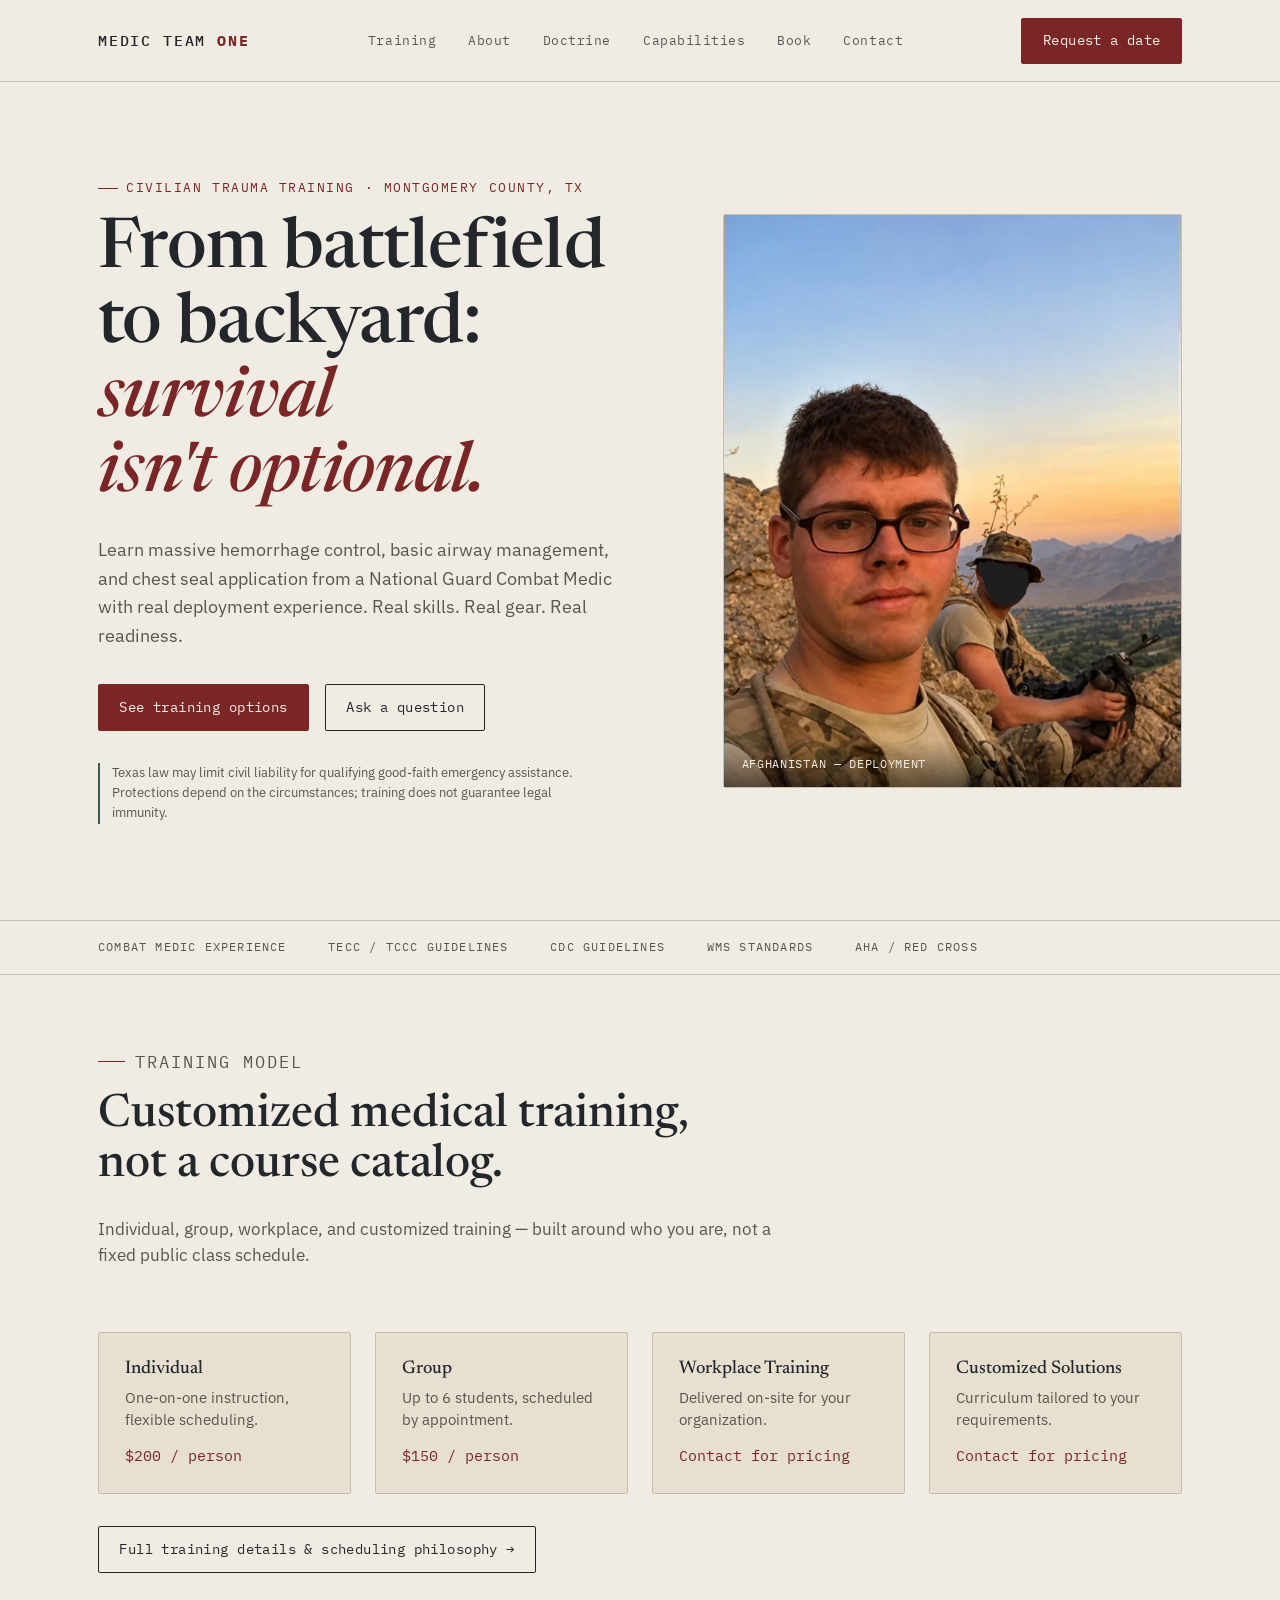
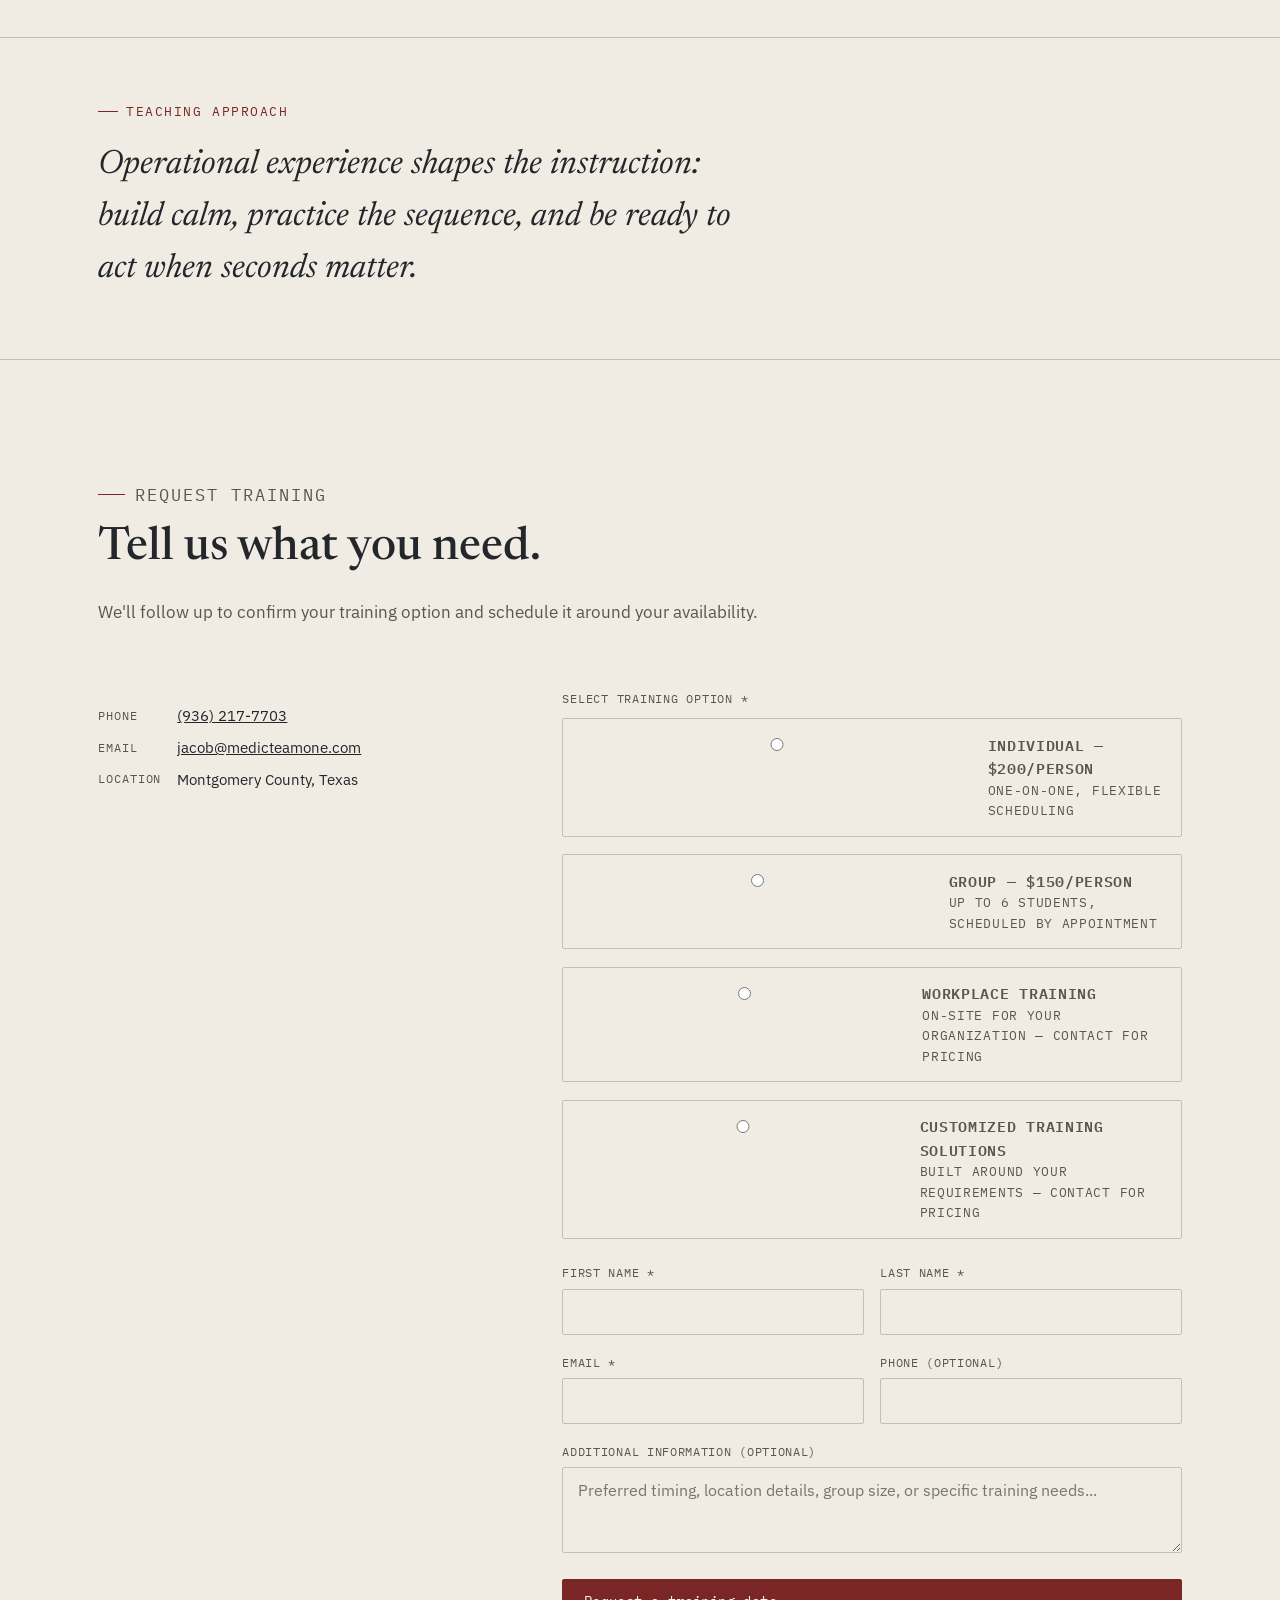
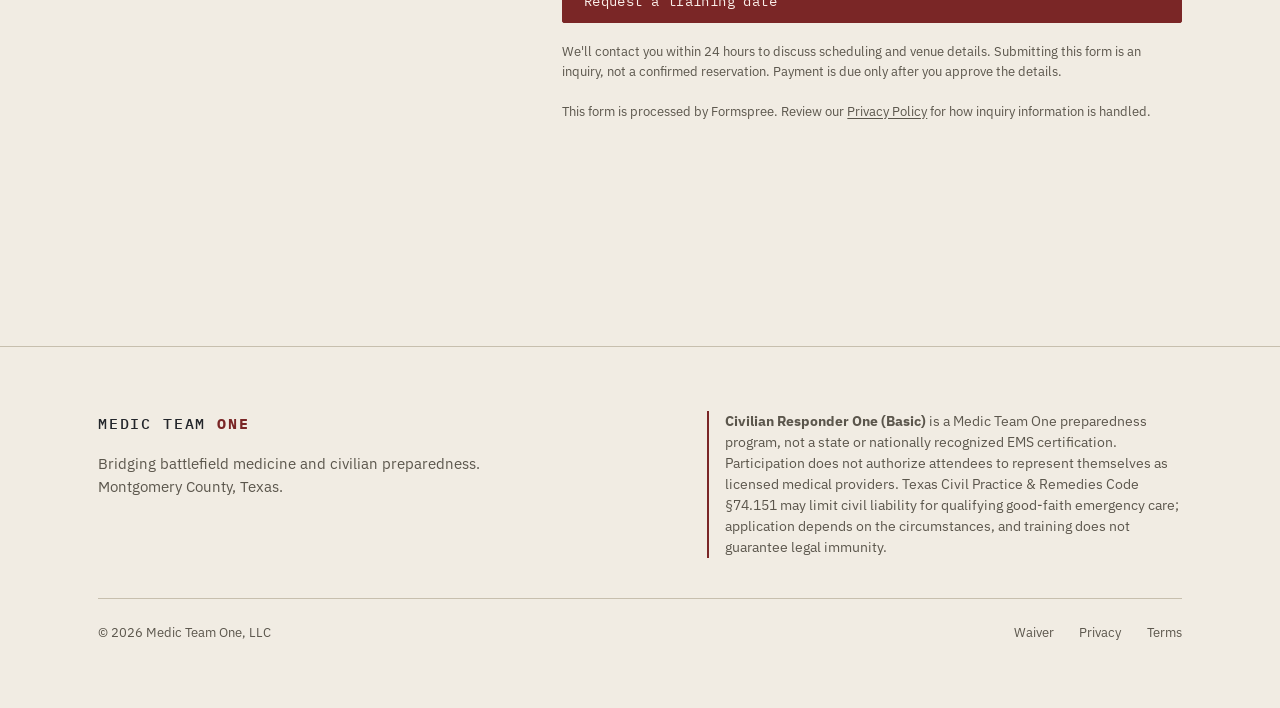
<file: index.html>
<!DOCTYPE html>
<html lang="en">
<head>
<meta charset="UTF-8">
<meta name="viewport" content="width=device-width, initial-scale=1.0">
<title>Medic Team One, LLC — Combat-Proven Training for Civilian Readiness</title>
<meta name="description" content="Hands-on civilian trauma training in Montgomery County, Texas. Learn bleeding control, basic airway management, and chest-seal application from combat medic Jacob Ross.">
<link rel="canonical" href="https://medicteamone.com/">
<meta property="og:type" content="website">
<meta property="og:site_name" content="Medic Team One, LLC">
<meta property="og:title" content="Medic Team One — Civilian Trauma Training">
<meta property="og:description" content="Hands-on civilian trauma training in Montgomery County, Texas, led by combat medic Jacob Ross.">
<meta property="og:url" content="https://medicteamone.com/">
<meta property="og:image" content="https://medicteamone.com/assets/img/deployment-hero-1136.webp">
<meta property="og:image:alt" content="Jacob Ross during deployment in Afghanistan.">
<meta name="twitter:card" content="summary_large_image">
<meta name="theme-color" content="#14171A">
<link rel="preconnect" href="https://fonts.googleapis.com">
<link rel="preconnect" href="https://fonts.gstatic.com" crossorigin>
<link href="https://fonts.googleapis.com/css2?family=Newsreader:ital,opsz,wght@0,6..72,400;0,6..72,500;0,6..72,600;1,6..72,400;1,6..72,500&family=IBM+Plex+Sans:wght@400;500;600;700&family=IBM+Plex+Mono:wght@400;500&display=swap" rel="stylesheet">
<link rel="stylesheet" href="assets/styles.css?v=2">
<script type="application/ld+json">
{
  "@context": "https://schema.org",
  "@type": "LocalBusiness",
  "name": "Medic Team One, LLC",
  "url": "https://medicteamone.com/",
  "telephone": "+1-936-217-7703",
  "email": "jacob@medicteamone.com",
  "description": "Hands-on civilian trauma preparedness training in Montgomery County, Texas.",
  "areaServed": {"@type": "AdministrativeArea", "name": "Montgomery County, Texas"},
  "founder": {"@type": "Person", "name": "Jacob Ross"}
}
</script>
</head>
<body>

<a class="skip-link" href="#main-content">Skip to main content</a>

<header>
  <div class="wrap nav">
    <a class="word" href="index.html">MEDIC TEAM <b>ONE</b></a>
    <ul class="navlinks">
      <li><a href="training.html">Training</a></li>
      <li><a href="about.html">About</a></li>
      <li><a href="doctrine.html">Doctrine</a></li>
      <li><a href="resources.html">Capabilities</a></li>
      <li><a href="book.html">Book</a></li>
      <li><a href="#contact">Contact</a></li>
    </ul>
    <div class="navcta">
      <a class="btn btn-solid" href="#contact">Request a date</a>
      <button class="burger" id="burger" aria-label="Open navigation" aria-controls="mobileMenu" aria-expanded="false"><span></span><span></span><span></span></button>
    </div>
  </div>
  <nav class="mobilemenu" id="mobileMenu">
    <a href="training.html">Training</a>
    <a href="about.html">About</a>
    <a href="doctrine.html">Doctrine</a>
    <a href="resources.html">Capabilities</a>
    <a href="book.html">Book</a>
    <a href="#contact">Contact</a>
  </nav>
</header>

<main id="main-content">

  <section class="hero">
    <div class="wrap hero-grid">
      <div class="reveal is-visible">
        <p class="eyebrow">Civilian Trauma Training · Montgomery County, TX</p>
        <h1 style="margin-top:1rem;">From battlefield<br>to backyard: <em>survival<br>isn't optional.</em></h1>
        <p class="lede">Learn massive hemorrhage control, basic airway management, and chest seal application from a National Guard Combat Medic with real deployment experience. Real skills. Real gear. Real readiness.</p>
        <div class="actions">
          <a class="btn btn-solid" href="training.html">See training options</a>
          <a class="btn" href="#contact">Ask a question</a>
        </div>
        <p class="legal-pill">Texas law may limit civil liability for qualifying good-faith emergency assistance. Protections depend on the circumstances; training does not guarantee legal immunity.</p>
      </div>
      <div class="reveal">
        <div class="photo-well ambient has-photo">
          <img style="position:absolute;inset:0;width:100%;height:100%;object-fit:cover;display:block;z-index:1" src="assets/img/deployment-hero-1136.webp"
               srcset="assets/img/deployment-hero-568.webp 568w,
                       assets/img/deployment-hero-852.webp 852w,
                       assets/img/deployment-hero-1136.webp 1136w"
               sizes="(max-width: 820px) 100vw, 42vw"
               width="1136" height="1420" fetchpriority="high" decoding="async"
               alt="Jacob Ross on a ridgeline in Afghanistan at dusk, with a fellow soldier on watch and a valley below.">
          <div class="photo-caption">Afghanistan — deployment</div>
        </div>
      </div>
    </div>
  </section>

  <div class="strip reveal">
    <div class="wrap">
      <ul>
        <li>Combat Medic Experience</li>
        <li>TECC / TCCC Guidelines</li>
        <li>CDC Guidelines</li>
        <li>WMS Standards</li>
        <li>AHA / Red Cross</li>
      </ul>
    </div>
  </div>

  <section class="tight">
    <div class="wrap">
      <div class="section-head reveal">
        <p class="eyebrow">Training Model</p>
        <h2>Customized medical training,<br>not a course catalog.</h2>
        <p>Individual, group, workplace, and customized training — built around who you are, not a fixed public class schedule.</p>
      </div>

      <div class="track-cards reveal stagger">
        <div class="track-card" style="--i:0">
          <h3>Individual</h3>
          <p>One-on-one instruction, flexible scheduling.</p>
          <span class="price">$200 / person</span>
        </div>
        <div class="track-card" style="--i:1">
          <h3>Group</h3>
          <p>Up to 6 students, scheduled by appointment.</p>
          <span class="price">$150 / person</span>
        </div>
        <div class="track-card" style="--i:2">
          <h3>Workplace Training</h3>
          <p>Delivered on-site for your organization.</p>
          <span class="price">Contact for pricing</span>
        </div>
        <div class="track-card" style="--i:3">
          <h3>Customized Solutions</h3>
          <p>Curriculum tailored to your requirements.</p>
          <span class="price">Contact for pricing</span>
        </div>
      </div>

      <p class="reveal" style="margin-top:2rem;"><a class="btn" href="training.html">Full training details &amp; scheduling philosophy →</a></p>
    </div>
  </section>

  <section class="pullquote tight" aria-labelledby="teaching-approach">
    <div class="wrap reveal">
      <p class="eyebrow" id="teaching-approach">Teaching Approach</p>
      <p class="statement">Operational experience shapes the instruction: build calm, practice the sequence, and be ready to act when seconds matter.</p>
    </div>
  </section>

  <section id="contact">
    <div class="wrap">
      <div class="section-head reveal">
        <p class="eyebrow">Request Training</p>
        <h2>Tell us what you need.</h2>
        <p>We'll follow up to confirm your training option and schedule it around your availability.</p>
      </div>

      <div class="contact-grid">
        <div class="contact-info reveal">
          <dl>
            <dt>Phone</dt><dd><a href="tel:+19362177703">(936) 217-7703</a></dd>
            <dt>Email</dt><dd><a href="mailto:jacob@medicteamone.com">jacob@medicteamone.com</a></dd>
            <dt>Location</dt><dd>Montgomery County, Texas</dd>
          </dl>
        </div>

        <form class="reveal" action="https://formspree.io/f/xovlgrbw" method="POST">
          <fieldset>
            <legend>Select training option *</legend>
            <label class="radio-row"><input type="radio" name="training_option" value="Individual - $200" required><span><span class="t">Individual — $200/person</span><br><span class="s">One-on-one, flexible scheduling</span></span></label>
            <label class="radio-row"><input type="radio" name="training_option" value="Group - $150" required><span><span class="t">Group — $150/person</span><br><span class="s">Up to 6 students, scheduled by appointment</span></span></label>
            <label class="radio-row"><input type="radio" name="training_option" value="Workplace Training" required><span><span class="t">Workplace Training</span><br><span class="s">On-site for your organization — contact for pricing</span></span></label>
            <label class="radio-row"><input type="radio" name="training_option" value="Customized Training Solutions" required><span><span class="t">Customized Training Solutions</span><br><span class="s">Built around your requirements — contact for pricing</span></span></label>
          </fieldset>

          <div class="field-row">
            <div><label for="fn">First name *</label><input id="fn" name="first_name" autocomplete="given-name" required></div>
            <div><label for="ln">Last name *</label><input id="ln" name="last_name" autocomplete="family-name" required></div>
          </div>
          <div class="field-row">
            <div><label for="em">Email *</label><input id="em" type="email" name="email" autocomplete="email" required></div>
            <div><label for="ph">Phone (optional)</label><input id="ph" type="tel" name="phone" autocomplete="tel"></div>
          </div>
          <div>
            <label for="add">Additional information (optional)</label>
            <textarea id="add" name="additional_info" rows="3" placeholder="Preferred timing, location details, group size, or specific training needs..."></textarea>
          </div>
          <button class="btn btn-solid" type="submit">Request a training date</button>
          <p class="formnote">We'll contact you within 24 hours to discuss scheduling and venue details. Submitting this form is an inquiry, not a confirmed reservation. Payment is due only after you approve the details.</p>
          <p class="formnote">This form is processed by Formspree. Review our <a href="privacy.html">Privacy Policy</a> for how inquiry information is handled.</p>
        </form>
      </div>
    </div>
  </section>
</main>

<footer>
  <div class="wrap">
    <div class="foot-grid">
      <div>
        <a class="word" href="index.html">MEDIC TEAM <b>ONE</b></a>
        <p style="margin-top:1rem; color:var(--text-dim); max-width:26rem; font-size:.95rem;">Bridging battlefield medicine and civilian preparedness. Montgomery County, Texas.</p>
      </div>
      <p class="foot-legal">
        <strong>Civilian Responder One (Basic)</strong> is a Medic Team One preparedness program, not a state or nationally recognized EMS certification. Participation does not authorize attendees to represent themselves as licensed medical providers. Texas Civil Practice &amp; Remedies Code §74.151 may limit civil liability for qualifying good-faith emergency care; application depends on the circumstances, and training does not guarantee legal immunity.
      </p>
    </div>
    <div class="foot-bottom">
      <span>© 2026 Medic Team One, LLC</span>
      <ul class="foot-links">
        <li><a href="waiver.html">Waiver</a></li>
        <li><a href="privacy.html">Privacy</a></li>
        <li><a href="terms.html">Terms</a></li>
      </ul>
    </div>
  </div>
</footer>

<script src="assets/main.js"></script>
</body>
</html>
</file>
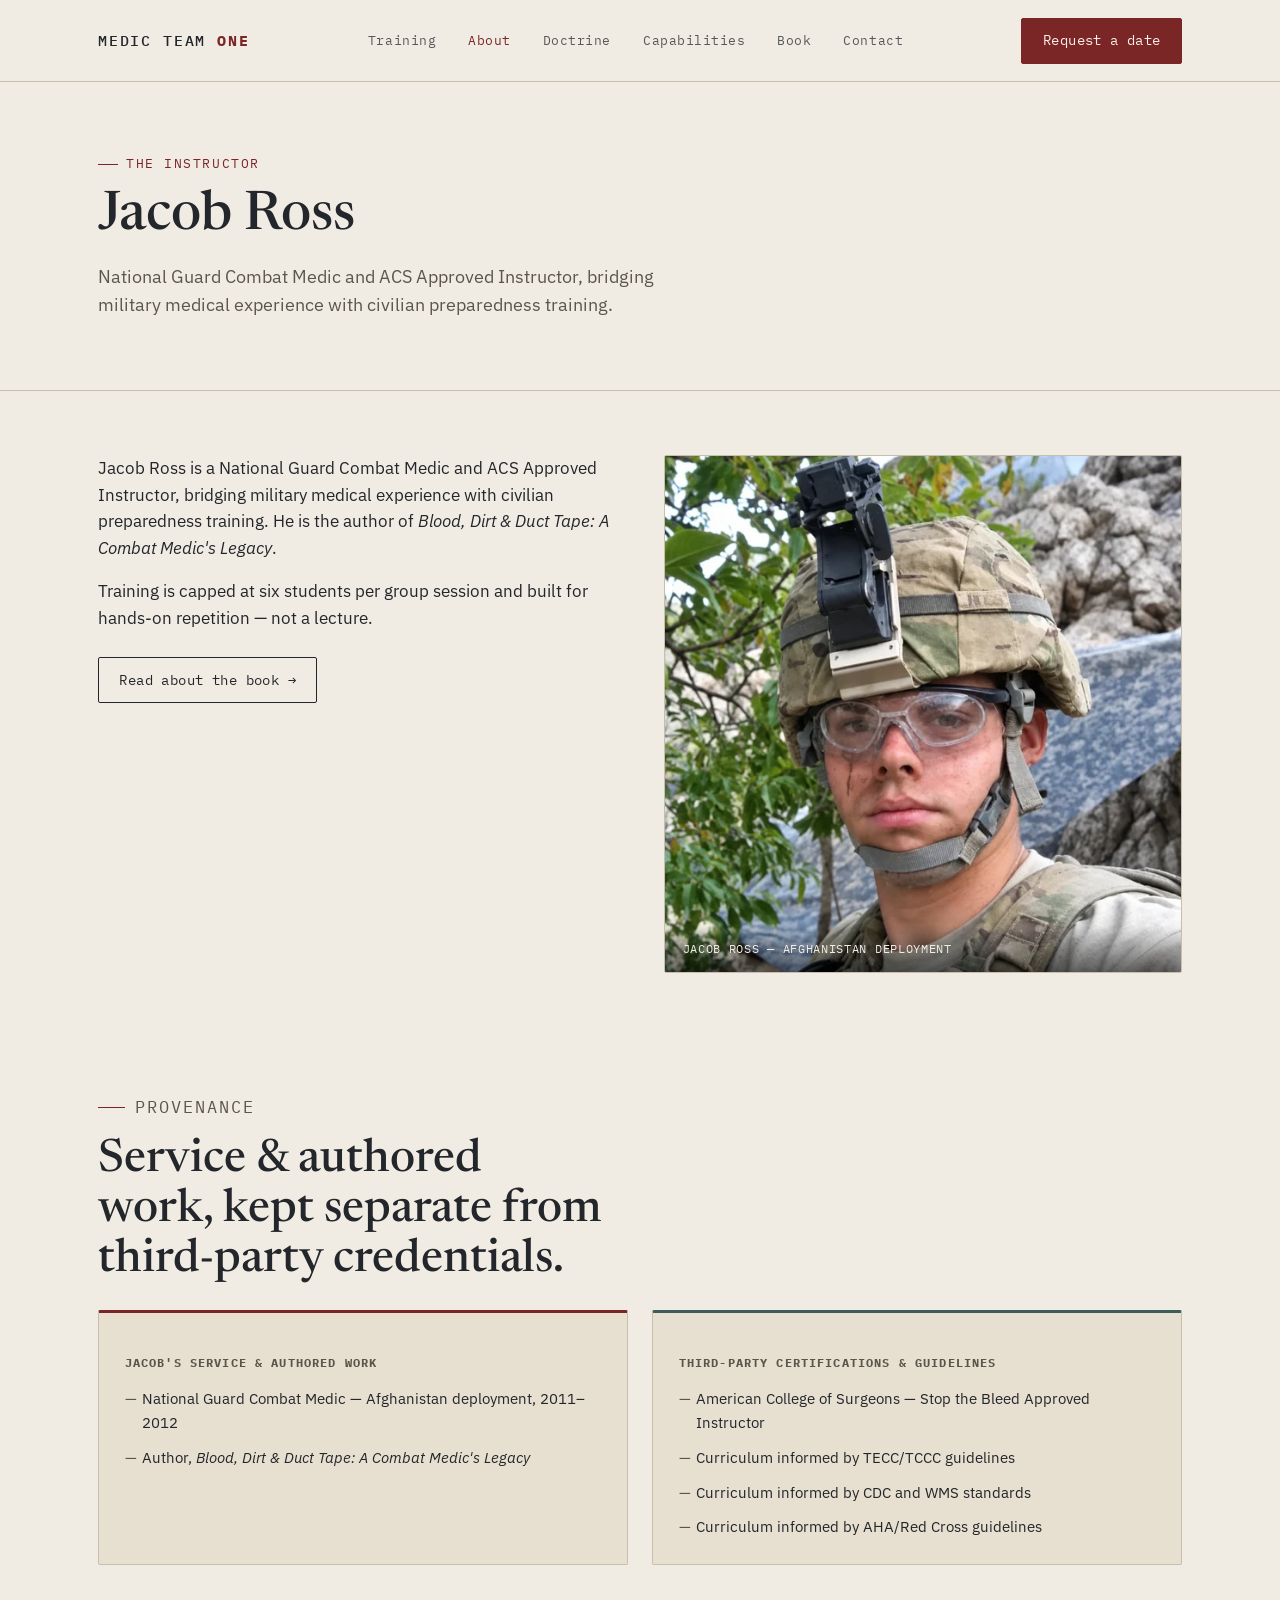
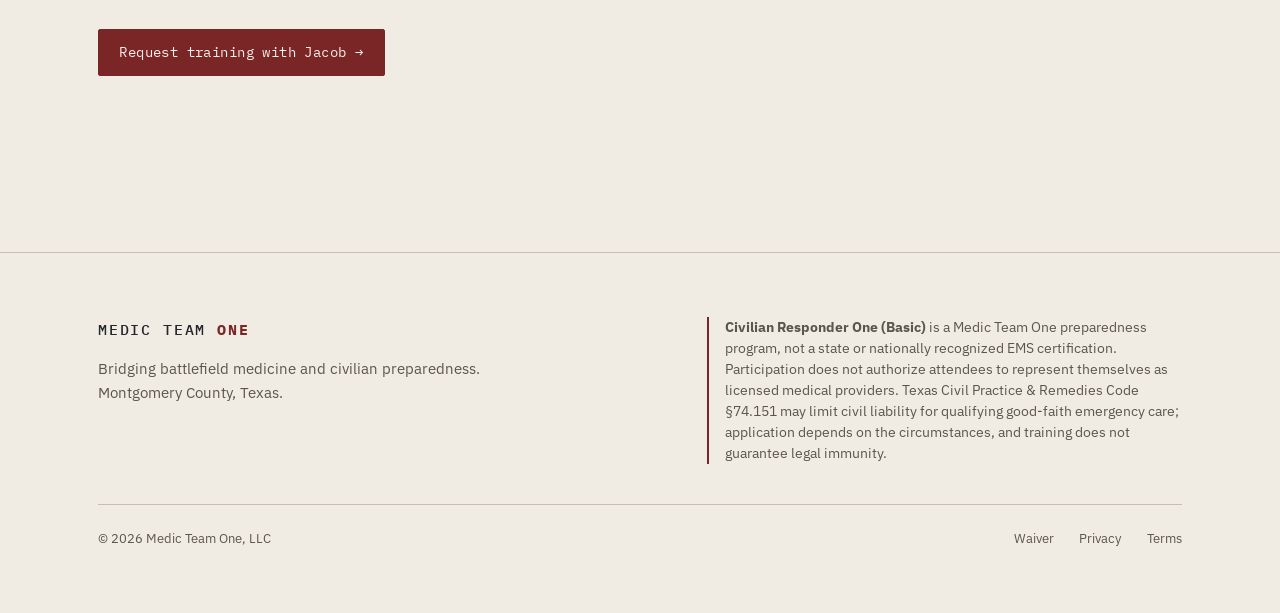
<file: about.html>
<!DOCTYPE html>
<html lang="en">
<head>
<meta charset="UTF-8">
<meta name="viewport" content="width=device-width, initial-scale=1.0">
<title>About — Medic Team One, LLC</title>
<meta name="description" content="Meet Jacob Ross, a National Guard combat medic, Afghanistan veteran, author, and civilian trauma-preparedness instructor in Montgomery County, Texas.">
<link rel="canonical" href="https://medicteamone.com/about.html">
<meta property="og:type" content="profile">
<meta property="og:title" content="Jacob Ross — Medic Team One">
<meta property="og:description" content="Service, authored work, and third-party training credentials presented with clear provenance.">
<meta property="og:url" content="https://medicteamone.com/about.html">
<meta property="og:image" content="https://medicteamone.com/assets/img/instructor-portrait-1200.webp">
<meta name="twitter:card" content="summary_large_image">
<meta name="theme-color" content="#14171A">
<link rel="preconnect" href="https://fonts.googleapis.com">
<link rel="preconnect" href="https://fonts.gstatic.com" crossorigin>
<link href="https://fonts.googleapis.com/css2?family=Newsreader:ital,opsz,wght@0,6..72,400;0,6..72,500;0,6..72,600;1,6..72,400;1,6..72,500&family=IBM+Plex+Sans:wght@400;500;600;700&family=IBM+Plex+Mono:wght@400;500&display=swap" rel="stylesheet">
<link rel="stylesheet" href="assets/styles.css?v=2">
</head>
<body>
<a class="skip-link" href="#main-content">Skip to main content</a>

<header>
  <div class="wrap nav">
    <a class="word" href="index.html">MEDIC TEAM <b>ONE</b></a>
    <ul class="navlinks">
      <li><a href="training.html">Training</a></li>
      <li><a href="about.html" aria-current="page">About</a></li>
      <li><a href="doctrine.html">Doctrine</a></li>
      <li><a href="resources.html">Capabilities</a></li>
      <li><a href="book.html">Book</a></li>
      <li><a href="index.html#contact">Contact</a></li>
    </ul>
    <div class="navcta">
      <a class="btn btn-solid" href="index.html#contact">Request a date</a>
      <button class="burger" id="burger" aria-label="Open navigation" aria-controls="mobileMenu" aria-expanded="false"><span></span><span></span><span></span></button>
    </div>
  </div>
  <nav class="mobilemenu" id="mobileMenu">
    <a href="training.html">Training</a>
    <a href="about.html">About</a>
    <a href="doctrine.html">Doctrine</a>
    <a href="resources.html">Capabilities</a>
    <a href="book.html">Book</a>
    <a href="index.html#contact">Contact</a>
  </nav>
</header>

<main id="main-content">
  <section class="page-hero">
    <div class="wrap reveal is-visible">
      <p class="eyebrow">The Instructor</p>
      <h1>Jacob Ross</h1>
      <p class="lede">National Guard Combat Medic and ACS Approved Instructor, bridging military medical experience with civilian preparedness training.</p>
    </div>
  </section>

  <section class="tight">
    <div class="wrap about-grid">
      <div class="bio reveal">
        <p>Jacob Ross is a National Guard Combat Medic and ACS Approved Instructor, bridging military medical experience with civilian preparedness training. He is the author of <em style="font-style:italic">Blood, Dirt &amp; Duct Tape: A Combat Medic's Legacy</em>.</p>
        <p>Training is capped at six students per group session and built for hands-on repetition — not a lecture.</p>
        <p style="margin-top:1.6rem;"><a class="btn" href="book.html">Read about the book →</a></p>
      </div>
      <div class="reveal photo-well ambient has-photo" style="aspect-ratio:1/1;">
        <img style="position:absolute;inset:0;width:100%;height:100%;object-fit:cover;display:block;z-index:1" src="assets/img/instructor-portrait-1200.webp"
             srcset="assets/img/instructor-portrait-600.webp 600w,
                     assets/img/instructor-portrait-800.webp 800w,
                     assets/img/instructor-portrait-1200.webp 1200w"
             sizes="(max-width: 820px) 100vw, 40vw"
             width="1500" height="1500" loading="lazy" decoding="async"
             alt="Jacob Ross in combat uniform and helmet during deployment in Afghanistan.">
        <div class="photo-caption">Jacob Ross — Afghanistan deployment</div>
      </div>
    </div>

    <div class="wrap">
      <div class="section-head reveal" style="margin-top:var(--gap-xl); margin-bottom:1.5rem;">
        <p class="eyebrow">Provenance</p>
        <h2>Service &amp; authored work, kept separate from third-party credentials.</h2>
      </div>
      <div class="prov reveal stagger" style="margin-top:0;">
        <div class="prov-col own" style="--i:0">
          <h4>Jacob's Service &amp; Authored Work</h4>
          <ul>
            <li>National Guard Combat Medic — Afghanistan deployment, 2011–2012</li>
            <li>Author, <em style="font-style:italic">Blood, Dirt &amp; Duct Tape: A Combat Medic's Legacy</em></li>
          </ul>
        </div>
        <div class="prov-col third" style="--i:1">
          <h4>Third-Party Certifications &amp; Guidelines</h4>
          <ul>
            <li>American College of Surgeons — Stop the Bleed Approved Instructor</li>
            <li>Curriculum informed by TECC/TCCC guidelines</li>
            <li>Curriculum informed by CDC and WMS standards</li>
            <li>Curriculum informed by AHA/Red Cross guidelines</li>
          </ul>
        </div>
      </div>
      <p class="reveal" style="margin-top:var(--gap-lg);"><a class="btn btn-solid" href="index.html#contact">Request training with Jacob →</a></p>
    </div>
  </section>
</main>

<footer>
  <div class="wrap">
    <div class="foot-grid">
      <div>
        <a class="word" href="index.html">MEDIC TEAM <b>ONE</b></a>
        <p style="margin-top:1rem; color:var(--text-dim); max-width:26rem; font-size:.95rem;">Bridging battlefield medicine and civilian preparedness. Montgomery County, Texas.</p>
      </div>
      <p class="foot-legal">
        <strong>Civilian Responder One (Basic)</strong> is a Medic Team One preparedness program, not a state or nationally recognized EMS certification. Participation does not authorize attendees to represent themselves as licensed medical providers. Texas Civil Practice &amp; Remedies Code §74.151 may limit civil liability for qualifying good-faith emergency care; application depends on the circumstances, and training does not guarantee legal immunity.
      </p>
    </div>
    <div class="foot-bottom">
      <span>© 2026 Medic Team One, LLC</span>
      <ul class="foot-links">
        <li><a href="waiver.html">Waiver</a></li>
        <li><a href="privacy.html">Privacy</a></li>
        <li><a href="terms.html">Terms</a></li>
      </ul>
    </div>
  </div>
</footer>

<script src="assets/main.js"></script>
</body>
</html>
</file>
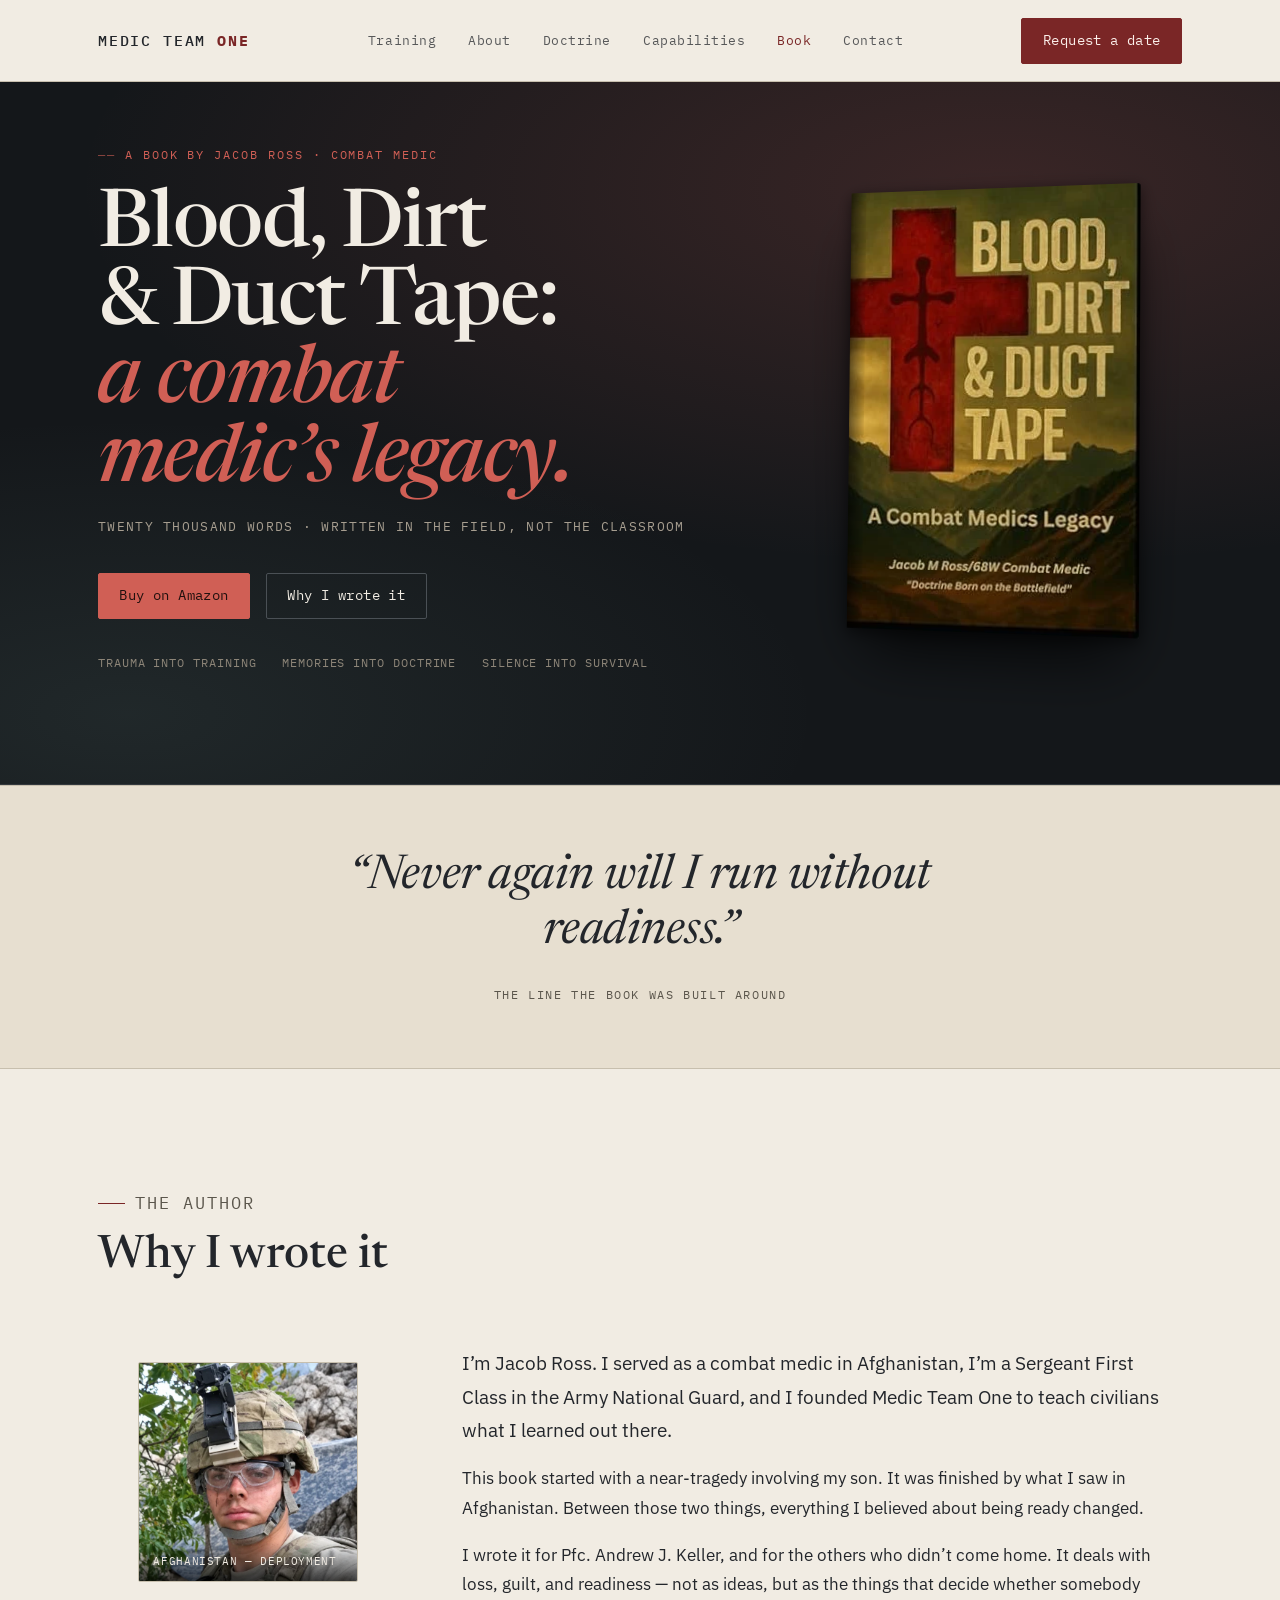
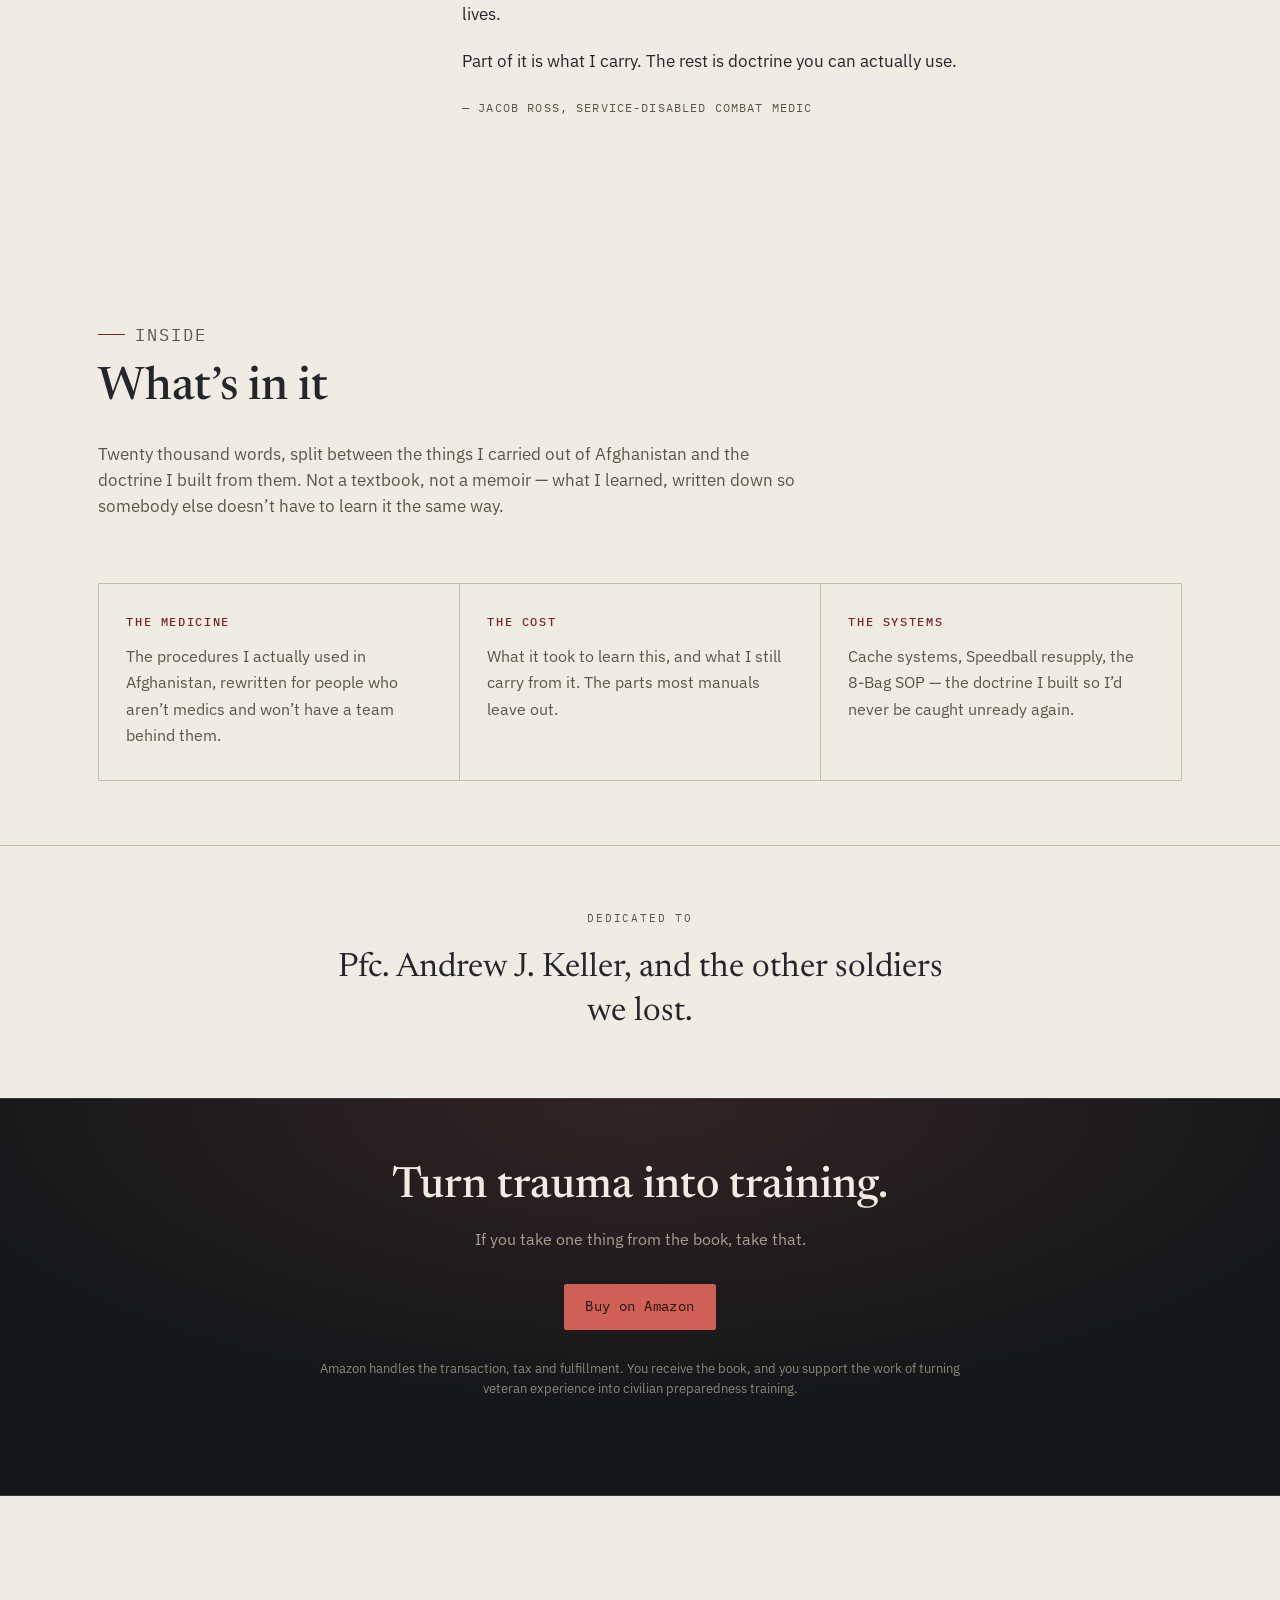
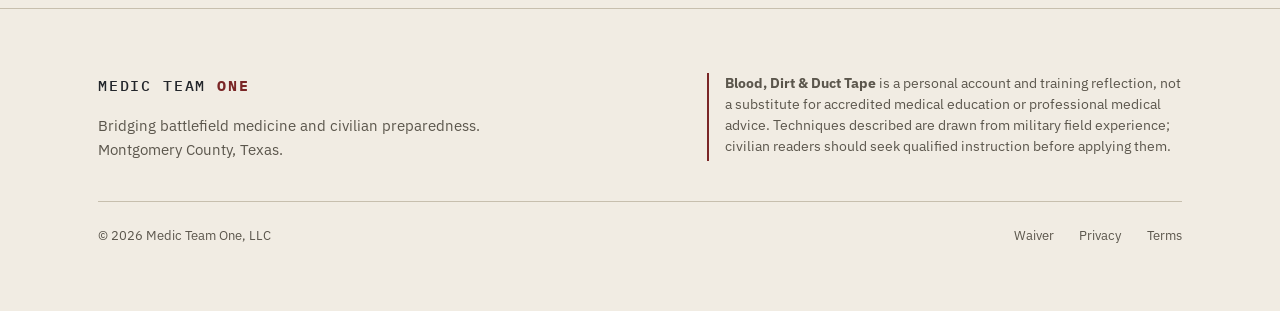
<file: book.html>
<!DOCTYPE html>
<html lang="en">
<head>
<meta charset="UTF-8">
<meta name="viewport" content="width=device-width, initial-scale=1.0">
<title>Blood, Dirt &amp; Duct Tape — Medic Team One, LLC</title>
<meta name="description" content="Blood, Dirt &amp; Duct Tape: A Combat Medic's Legacy — by Jacob Ross, National Guard combat medic and founder of Medic Team One.">
<link rel="canonical" href="https://medicteamone.com/book.html">
<meta property="og:type" content="book">
<meta property="og:title" content="Blood, Dirt &amp; Duct Tape — Jacob Ross">
<meta property="og:description" content="A combat medic's account of loss, readiness, and the doctrine built from Afghanistan service.">
<meta property="og:url" content="https://medicteamone.com/book.html">
<meta property="og:image" content="https://medicteamone.com/assets/img/book-cover-298.webp">
<meta property="og:image:alt" content="Cover of Blood, Dirt &amp; Duct Tape by Jacob Ross.">
<!-- summary_large_image needs >=600x315; the cover is 298x445. Restore when a hi-res cover exists. -->
<meta name="twitter:card" content="summary">
<meta name="theme-color" content="#14171A">
<script type="application/ld+json">
{
  "@context": "https://schema.org",
  "@type": "Book",
  "name": "Blood, Dirt & Duct Tape: A Combat Medic's Legacy",
  "author": {"@type": "Person", "name": "Jacob Ross"},
  "url": "https://medicteamone.com/book.html"
}
</script>
<link rel="preconnect" href="https://fonts.googleapis.com">
<link rel="preconnect" href="https://fonts.gstatic.com" crossorigin>
<link href="https://fonts.googleapis.com/css2?family=Newsreader:ital,opsz,wght@0,6..72,400;0,6..72,500;0,6..72,600;1,6..72,400;1,6..72,500&family=IBM+Plex+Sans:wght@400;500;600;700&family=IBM+Plex+Mono:wght@400;500&display=swap" rel="stylesheet">
<link rel="stylesheet" href="assets/styles.css?v=2">
<style>
/* ===== book page ===== */
.bk-hero{
  position:relative; overflow:hidden; padding-block:0;
  background:var(--ink); color:var(--bone);
  border-bottom:1px solid #33383D;
}
.bk-hero::before{
  content:""; position:absolute; inset:0;
  background:
    radial-gradient(120% 90% at 78% 15%, rgba(208,95,85,.20), transparent 60%),
    radial-gradient(90% 70% at 10% 90%, rgba(123,163,157,.12), transparent 60%);
}
.bk-hero .wrap{position:relative;}
.bk-grid{
  display:grid; grid-template-columns:1.25fr .75fr; gap:var(--gap-lg);
  align-items:center; padding-block:var(--gap-lg) var(--gap-xl);
}
.bk-eyebrow{
  font-family:var(--mono); font-size:.76rem; letter-spacing:.16em;
  text-transform:uppercase; color:#D05F55; margin:0 0 1.4rem;
}
.bk-eyebrow::before{content:"—— "; opacity:.6;}
.bk-title{
  font-family:var(--serif); font-weight:500; line-height:.98;
  font-size:clamp(2.7rem,6.4vw,5rem); letter-spacing:-.02em;
  margin:0 0 1rem; color:var(--bone);
}
.bk-title em{font-style:italic; color:#D05F55; display:block;}
.bk-sub{
  font-family:var(--mono); font-size:.82rem; letter-spacing:.1em;
  text-transform:uppercase; color:#A79E90; margin:0 0 2.2rem;
}
.bk-hero .actions{display:flex; gap:1rem; flex-wrap:wrap; margin-top:.4rem;}
.bk-hero .btn{border-color:#4a5055; color:var(--bone);}
.bk-hero .btn-solid{background:#D05F55; border-color:#D05F55; color:#20100E;}
.bk-meta{
  margin-top:2.2rem; font-family:var(--mono); font-size:.72rem;
  letter-spacing:.08em; text-transform:uppercase; color:#8d8578;
  display:flex; gap:1.6rem; flex-wrap:wrap;
}

/* cover presented as a physical object, at a size its resolution supports */
.bk-cover{justify-self:center; perspective:1400px;}
.bk-cover-inner{
  position:relative; width:min(298px,72vw); transform:rotateY(-13deg) rotateX(2deg);
  transition:transform .6s var(--ease);
  box-shadow:0 34px 60px -18px rgba(0,0,0,.85), 0 4px 14px rgba(0,0,0,.5);
}
.bk-cover-inner:hover{transform:rotateY(-6deg) rotateX(1deg);}
.bk-cover img{display:block; width:100%; height:auto; border-radius:1px 3px 3px 1px;}
.bk-cover-inner::after{ /* spine shading */
  content:""; position:absolute; inset:0 auto 0 0; width:16px;
  background:linear-gradient(90deg, rgba(0,0,0,.55), rgba(0,0,0,.05));
  border-radius:1px 0 0 1px; pointer-events:none;
}

/* the vow, as a full-bleed statement */
.bk-vow{
  background:var(--surface); border-block:1px solid var(--border);
  padding-block:var(--gap-lg); text-align:center;
}
.bk-vow blockquote{
  margin:0 auto; max-width:46rem;
  font-family:var(--serif); font-style:italic; font-weight:400;
  font-size:clamp(1.7rem,3.8vw,3rem); line-height:1.15; letter-spacing:-.01em;
  color:var(--text);
}
.bk-vow cite{
  display:block; margin-top:1.6rem; font-family:var(--mono); font-style:normal;
  font-size:.72rem; letter-spacing:.14em; text-transform:uppercase; color:var(--text-dim);
}

/* author's note */
.bk-note{display:grid; grid-template-columns:300px 1fr; gap:var(--gap-lg); align-items:start;}
.bk-portrait{position:relative; aspect-ratio:1/1; overflow:hidden; border-radius:2px; border:1px solid var(--border);}
.bk-portrait img{position:absolute; inset:0; width:100%; height:100%; object-fit:cover; display:block;}
.bk-portrait figcaption{
  position:absolute; left:0; right:0; bottom:0; padding:.7rem .9rem;
  font-family:var(--mono); font-size:.66rem; letter-spacing:.06em; text-transform:uppercase;
  color:#F1ECE3; background:linear-gradient(0deg, rgba(0,0,0,.72), transparent);
}
.bk-note p{margin:0 0 1.1rem; font-size:1.05rem; line-height:1.75;}
.bk-note .lede{font-size:1.2rem; color:var(--text);}
.bk-note .sign{
  font-family:var(--mono); font-size:.72rem; letter-spacing:.1em;
  text-transform:uppercase; color:var(--text-dim); margin-top:1.4rem;
}

/* three pillars */
.bk-pillars{display:grid; grid-template-columns:repeat(3,1fr); gap:1px; background:var(--border);
  border:1px solid var(--border); margin-top:var(--gap-lg);}
.bk-pillars > div{background:var(--bg); padding:2rem 1.7rem;}
.bk-pillars h3{
  font-family:var(--mono); font-size:.74rem; letter-spacing:.14em; text-transform:uppercase;
  color:var(--accent); margin:0 0 .9rem; font-weight:500;
}
.bk-pillars p{margin:0; color:var(--text-dim); line-height:1.7; font-size:.97rem;}

/* dedication */
.bk-dedication{
  text-align:center; padding-block:var(--gap-lg);
  border-top:1px solid var(--border);
}
.bk-dedication .tag{
  font-family:var(--mono); font-size:.7rem; letter-spacing:.16em;
  text-transform:uppercase; color:var(--text-dim); margin:0 0 1.2rem;
}
.bk-dedication .name{
  font-family:var(--serif); font-size:clamp(1.4rem,3vw,2.1rem); line-height:1.3;
  margin:0 auto; max-width:38rem; color:var(--text);
}

/* closing CTA */
.bk-cta{
  position:relative; overflow:hidden;
  background:var(--ink); color:var(--bone); text-align:center;
  padding-block:var(--gap-lg);
  border-block:1px solid #33383D;
}
.bk-cta::before{ /* keeps the band readable as a band in dark theme too */
  content:""; position:absolute; inset:0;
  background:radial-gradient(90% 120% at 50% 0%, rgba(208,95,85,.16), transparent 65%);
}
.bk-cta .wrap{position:relative;}
.bk-cta h2{
  font-family:var(--serif); font-weight:500; font-size:clamp(1.7rem,4vw,2.7rem);
  line-height:1.1; margin:0 0 1rem; color:var(--bone);
}
.bk-cta p{color:#A79E90; max-width:34rem; margin:0 auto 2rem;}
.bk-cta .btn-solid{background:#D05F55; border-color:#D05F55; color:#20100E;}
.bk-cta .fine{
  margin-top:1.8rem; font-size:.82rem; color:#8d8578; max-width:40rem;
  margin-left:auto; margin-right:auto;
}

@media (max-width:900px){
  .bk-grid{grid-template-columns:1fr; gap:var(--gap-md); padding-block:var(--gap-lg);}
  .bk-cover{justify-self:start;}
  .bk-cover-inner{transform:none;}
  .bk-note{grid-template-columns:1fr; gap:var(--gap-md);}
  .bk-portrait{max-width:320px;}
  .bk-pillars{grid-template-columns:1fr;}
}
</style>
</head>
<body>
<a class="skip-link" href="#main-content">Skip to main content</a>

<header>
  <div class="wrap nav">
    <a class="word" href="index.html">MEDIC TEAM <b>ONE</b></a>
    <ul class="navlinks">
      <li><a href="training.html">Training</a></li>
      <li><a href="about.html">About</a></li>
      <li><a href="doctrine.html">Doctrine</a></li>
      <li><a href="resources.html">Capabilities</a></li>
      <li><a href="book.html" aria-current="page">Book</a></li>
      <li><a href="index.html#contact">Contact</a></li>
    </ul>
    <div class="navcta">
      <a class="btn btn-solid" href="index.html#contact">Request a date</a>
      <button class="burger" id="burger" aria-label="Open navigation" aria-controls="mobileMenu" aria-expanded="false"><span></span><span></span><span></span></button>
    </div>
  </div>
  <nav class="mobilemenu" id="mobileMenu">
    <a href="training.html">Training</a>
    <a href="about.html">About</a>
    <a href="doctrine.html">Doctrine</a>
    <a href="resources.html">Capabilities</a>
    <a href="book.html">Book</a>
    <a href="index.html#contact">Contact</a>
  </nav>
</header>

<main id="main-content">

  <!-- hero -->
  <section class="bk-hero">
    <div class="wrap">
      <div class="bk-grid">
        <div>
          <p class="bk-eyebrow">A book by Jacob Ross &middot; Combat Medic</p>
          <h1 class="bk-title">Blood, Dirt<br>&amp; Duct Tape:<em>a combat medic&rsquo;s legacy.</em></h1>
          <p class="bk-sub">Twenty thousand words &middot; Written in the field, not the classroom</p>
          <div class="actions">
            <a class="btn btn-solid" href="https://www.amazon.com/Blood-Dirt-Duct-tape-Combat/dp/B0FKGH8WYP/ref=sr_1_3?utm_source=medicteamone&amp;utm_medium=website&amp;utm_campaign=book_launch" target="_blank" rel="noopener">Buy on Amazon</a>
            <a class="btn" href="#note">Why I wrote it</a>
          </div>
          <div class="bk-meta">
            <span>Trauma into training</span>
            <span>Memories into doctrine</span>
            <span>Silence into survival</span>
          </div>
        </div>
        <div class="bk-cover">
          <div class="bk-cover-inner">
            <img src="assets/img/book-cover-298.webp" width="298" height="445" decoding="async"
                 alt="Cover of Blood, Dirt &amp; Duct Tape: A Combat Medic's Legacy by Jacob Ross.">
          </div>
        </div>
      </div>
    </div>
  </section>

  <!-- the vow -->
  <section class="bk-vow">
    <div class="wrap">
      <blockquote>&ldquo;Never again will I run without readiness.&rdquo;</blockquote>
      <cite>The line the book was built around</cite>
    </div>
  </section>

  <!-- author's note -->
  <section class="section" id="note">
    <div class="wrap">
      <div class="section-head reveal">
        <p class="eyebrow">The author</p>
        <h2>Why I wrote it</h2>
      </div>
      <div class="bk-note reveal">
        <figure class="bk-portrait">
          <img src="assets/img/instructor-portrait-800.webp"
               srcset="assets/img/instructor-portrait-600.webp 600w,
                       assets/img/instructor-portrait-800.webp 800w,
                       assets/img/instructor-portrait-1200.webp 1200w"
               sizes="(max-width: 900px) 80vw, 300px"
               width="1500" height="1500" loading="lazy" decoding="async"
               alt="Jacob Ross in combat uniform and helmet during deployment in Afghanistan.">
          <figcaption>Afghanistan &mdash; deployment</figcaption>
        </figure>
        <div>
          <p class="lede">I&rsquo;m Jacob Ross. I served as a combat medic in Afghanistan, I&rsquo;m a Sergeant First Class in the Army National Guard, and I founded Medic Team One to teach civilians what I learned out there.</p>
          <p>This book started with a near-tragedy involving my son. It was finished by what I saw in Afghanistan. Between those two things, everything I believed about being ready changed.</p>
          <p>I wrote it for Pfc. Andrew J. Keller, and for the others who didn&rsquo;t come home. It deals with loss, guilt, and readiness &mdash; not as ideas, but as the things that decide whether somebody lives.</p>
          <p>Part of it is what I carry. The rest is doctrine you can actually use.</p>
          <p class="sign">&mdash; Jacob Ross, service-disabled combat medic</p>
        </div>
      </div>
    </div>
  </section>

  <!-- what's inside -->
  <section class="section tight">
    <div class="wrap">
      <div class="section-head reveal">
        <p class="eyebrow">Inside</p>
        <h2>What&rsquo;s in it</h2>
        <p class="lede" style="margin-top:.7rem;">Twenty thousand words, split between the things I carried out of Afghanistan and the doctrine I built from them. Not a textbook, not a memoir &mdash; what I learned, written down so somebody else doesn&rsquo;t have to learn it the same way.</p>
      </div>
      <div class="bk-pillars reveal">
        <div>
          <h3>The Medicine</h3>
          <p>The procedures I actually used in Afghanistan, rewritten for people who aren&rsquo;t medics and won&rsquo;t have a team behind them.</p>
        </div>
        <div>
          <h3>The Cost</h3>
          <p>What it took to learn this, and what I still carry from it. The parts most manuals leave out.</p>
        </div>
        <div>
          <h3>The Systems</h3>
          <p>Cache systems, Speedball resupply, the 8-Bag SOP &mdash; the doctrine I built so I&rsquo;d never be caught unready again.</p>
        </div>
      </div>
    </div>
  </section>

  <!-- dedication -->
  <section class="bk-dedication">
    <div class="wrap">
      <p class="tag">Dedicated to</p>
      <p class="name">Pfc. Andrew J. Keller, and the other soldiers we lost.</p>
    </div>
  </section>

  <!-- closing CTA -->
  <section class="bk-cta">
    <div class="wrap">
      <h2>Turn trauma into training.</h2>
      <p>If you take one thing from the book, take that.</p>
      <a class="btn btn-solid" href="https://www.amazon.com/Blood-Dirt-Duct-tape-Combat/dp/B0FKGH8WYP/ref=sr_1_3?utm_source=medicteamone&amp;utm_medium=website&amp;utm_campaign=book_launch" target="_blank" rel="noopener">Buy on Amazon</a>
      <p class="fine">Amazon handles the transaction, tax and fulfillment. You receive the book, and you support the work of turning veteran experience into civilian preparedness training.</p>
    </div>
  </section>

</main>

<footer>
  <div class="wrap">
    <div class="foot-grid">
      <div>
        <a class="word" href="index.html">MEDIC TEAM <b>ONE</b></a>
        <p style="margin-top:1rem; color:var(--text-dim); max-width:26rem; font-size:.95rem;">Bridging battlefield medicine and civilian preparedness. Montgomery County, Texas.</p>
      </div>
      <p class="foot-legal">
        <strong>Blood, Dirt &amp; Duct Tape</strong> is a personal account and training reflection, not a substitute for accredited medical education or professional medical advice. Techniques described are drawn from military field experience; civilian readers should seek qualified instruction before applying them.
      </p>
    </div>
    <div class="foot-bottom">
      <span>&copy; 2026 Medic Team One, LLC</span>
      <ul class="foot-links">
        <li><a href="waiver.html">Waiver</a></li>
        <li><a href="privacy.html">Privacy</a></li>
        <li><a href="terms.html">Terms</a></li>
      </ul>
    </div>
  </div>
</footer>

<script src="assets/main.js"></script>
</body>
</html>
</file>
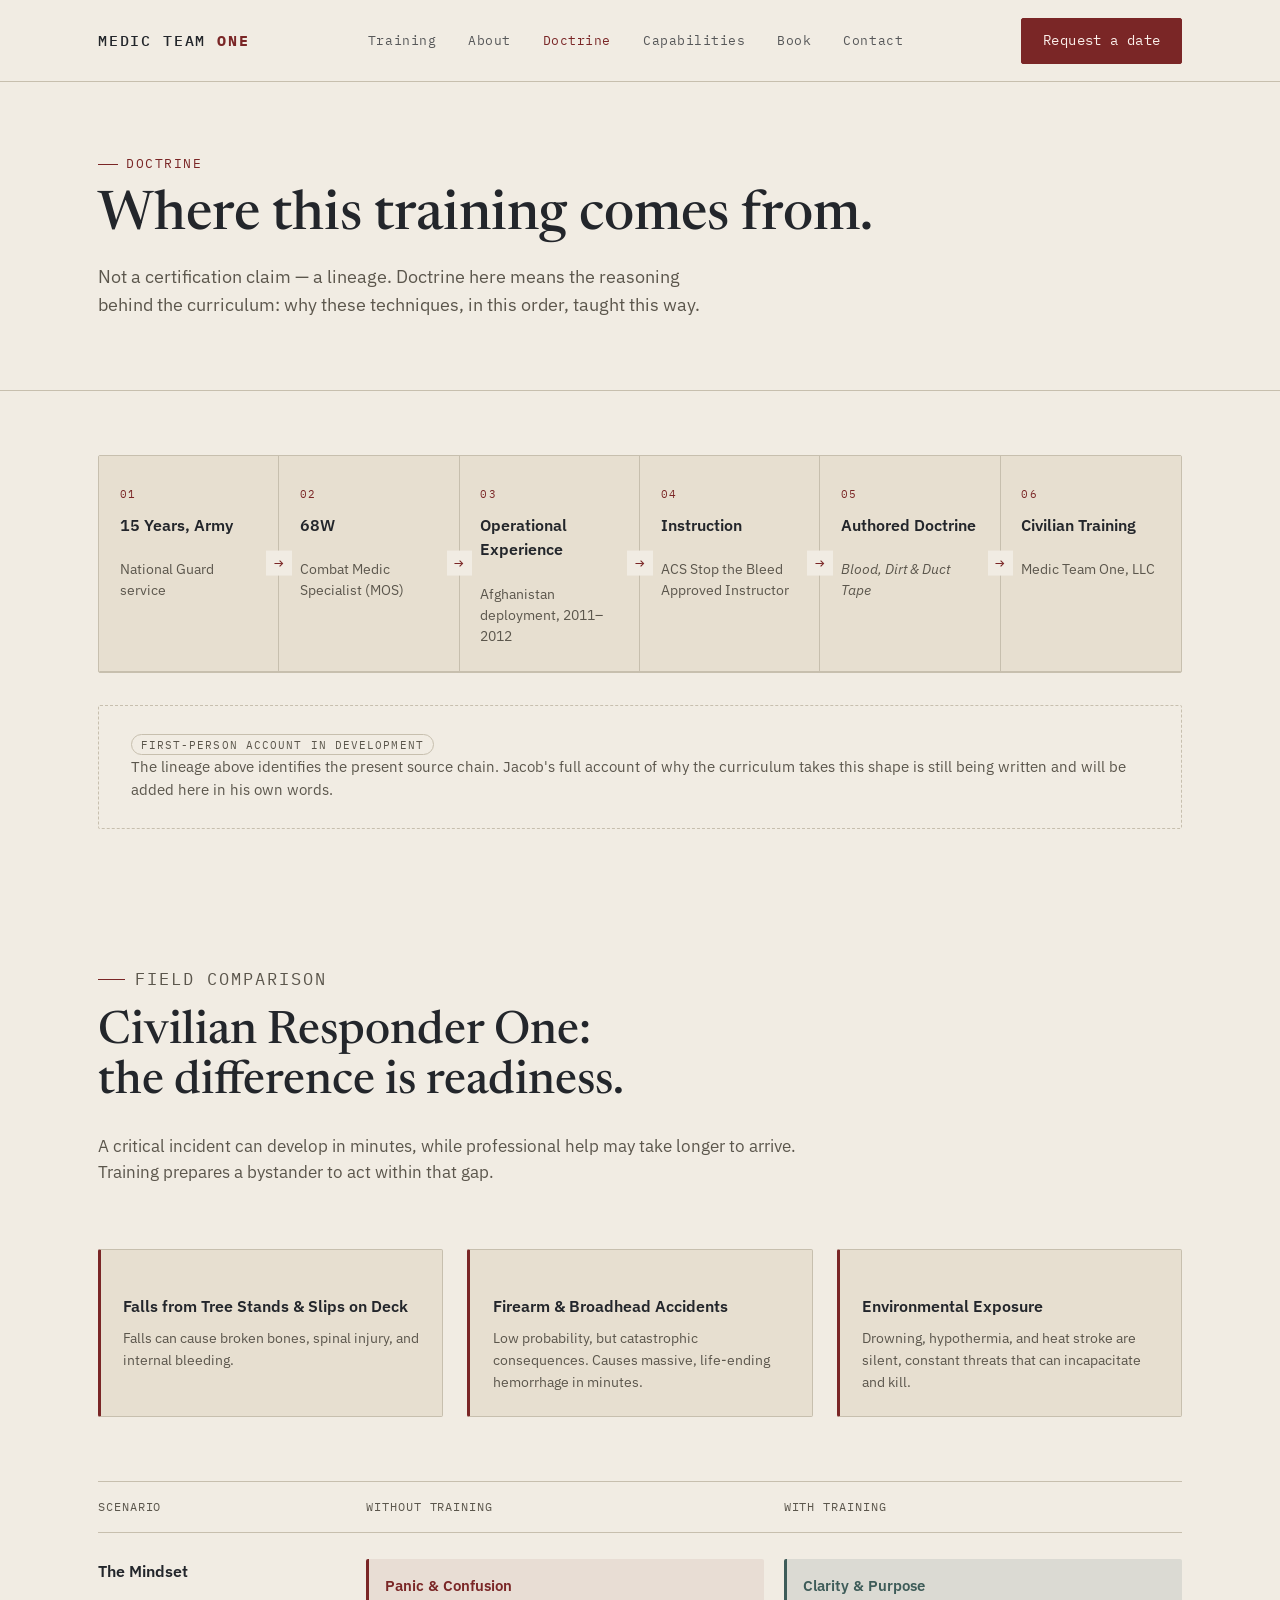
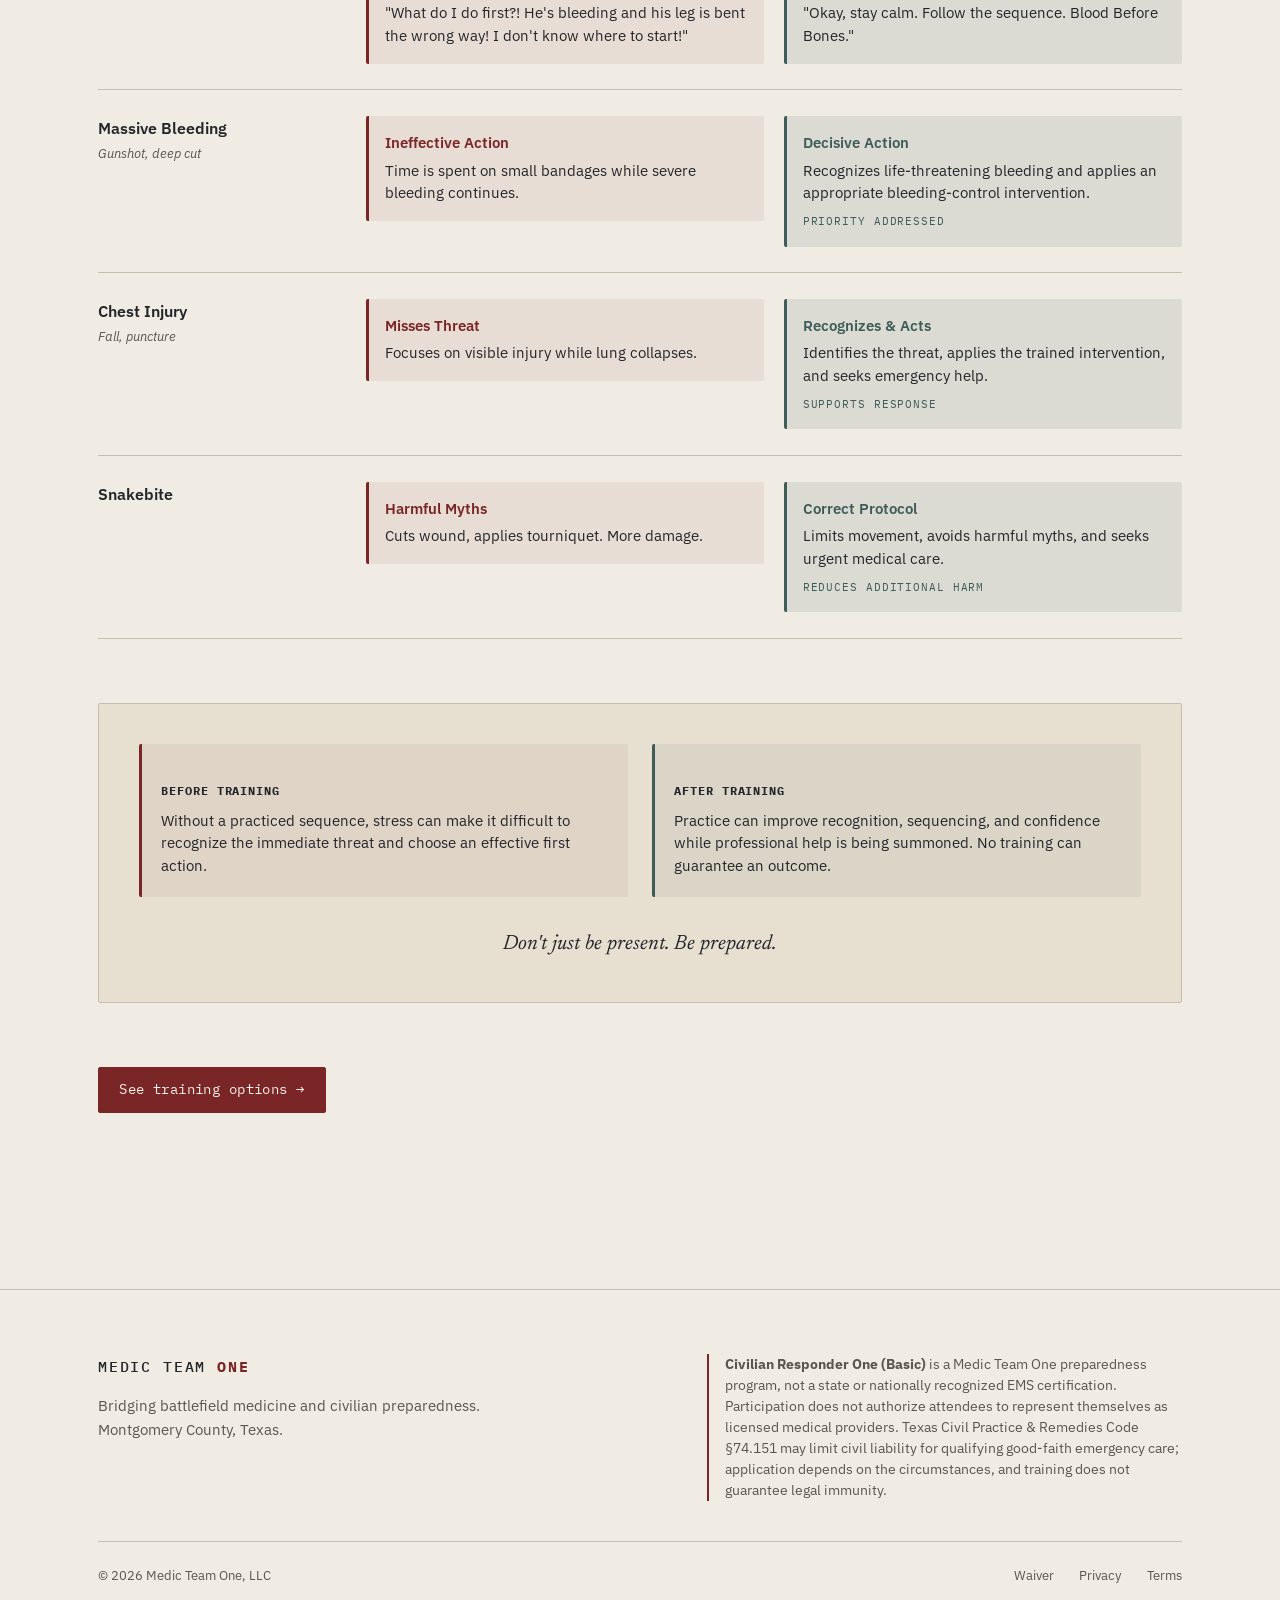
<file: doctrine.html>
<!DOCTYPE html>
<html lang="en">
<head>
<meta charset="UTF-8">
<meta name="viewport" content="width=device-width, initial-scale=1.0">
<title>Doctrine — Medic Team One, LLC</title>
<meta name="description" content="The service, instruction, and authored reasoning behind Medic Team One's civilian trauma-preparedness curriculum.">
<link rel="canonical" href="https://medicteamone.com/doctrine.html">
<meta property="og:type" content="article">
<meta property="og:title" content="Training Doctrine — Medic Team One">
<meta property="og:description" content="Where the curriculum comes from, how its lineage is identified, and why readiness changes response.">
<meta property="og:url" content="https://medicteamone.com/doctrine.html">
<meta property="og:image" content="https://medicteamone.com/assets/img/deployment-hero-1136.webp">
<meta name="twitter:card" content="summary_large_image">
<meta name="theme-color" content="#14171A">
<link rel="preconnect" href="https://fonts.googleapis.com">
<link rel="preconnect" href="https://fonts.gstatic.com" crossorigin>
<link href="https://fonts.googleapis.com/css2?family=Newsreader:ital,opsz,wght@0,6..72,400;0,6..72,500;0,6..72,600;1,6..72,400;1,6..72,500&family=IBM+Plex+Sans:wght@400;500;600;700&family=IBM+Plex+Mono:wght@400;500&display=swap" rel="stylesheet">
<link rel="stylesheet" href="assets/styles.css?v=2">
</head>
<body>
<a class="skip-link" href="#main-content">Skip to main content</a>

<header>
  <div class="wrap nav">
    <a class="word" href="index.html">MEDIC TEAM <b>ONE</b></a>
    <ul class="navlinks">
      <li><a href="training.html">Training</a></li>
      <li><a href="about.html">About</a></li>
      <li><a href="doctrine.html" aria-current="page">Doctrine</a></li>
      <li><a href="resources.html">Capabilities</a></li>
      <li><a href="book.html">Book</a></li>
      <li><a href="index.html#contact">Contact</a></li>
    </ul>
    <div class="navcta">
      <a class="btn btn-solid" href="index.html#contact">Request a date</a>
      <button class="burger" id="burger" aria-label="Open navigation" aria-controls="mobileMenu" aria-expanded="false"><span></span><span></span><span></span></button>
    </div>
  </div>
  <nav class="mobilemenu" id="mobileMenu">
    <a href="training.html">Training</a>
    <a href="about.html">About</a>
    <a href="doctrine.html">Doctrine</a>
    <a href="resources.html">Capabilities</a>
    <a href="book.html">Book</a>
    <a href="index.html#contact">Contact</a>
  </nav>
</header>

<main id="main-content">
  <section class="page-hero">
    <div class="wrap reveal is-visible">
      <p class="eyebrow">Doctrine</p>
      <h1>Where this training comes from.</h1>
      <p class="lede">Not a certification claim — a lineage. Doctrine here means the reasoning behind the curriculum: why these techniques, in this order, taught this way.</p>
    </div>
  </section>

  <section class="tight">
    <div class="wrap">
      <div class="chain reveal">
        <div class="chain-step"><span class="n">01</span><h4>15 Years, Army</h4><p>National Guard service</p></div>
        <div class="chain-step"><span class="n">02</span><h4>68W</h4><p>Combat Medic Specialist (MOS)</p></div>
        <div class="chain-step"><span class="n">03</span><h4>Operational Experience</h4><p>Afghanistan deployment, 2011–2012</p></div>
        <div class="chain-step"><span class="n">04</span><h4>Instruction</h4><p>ACS Stop the Bleed Approved Instructor</p></div>
        <div class="chain-step"><span class="n">05</span><h4>Authored Doctrine</h4><p><em style="font-style:italic">Blood, Dirt &amp; Duct Tape</em></p></div>
        <div class="chain-step"><span class="n">06</span><h4>Civilian Training</h4><p>Medic Team One, LLC</p></div>
      </div>

      <div class="pending-block reveal">
        <span class="pending-tag">First-person account in development</span>
        <p>The lineage above identifies the present source chain. Jacob's full account of why the curriculum takes this shape is still being written and will be added here in his own words.</p>
      </div>
    </div>
  </section>

  <section class="tight">
    <div class="wrap">
      <div class="section-head reveal">
        <p class="eyebrow">Field Comparison</p>
        <h2>Civilian Responder One: the difference is readiness.</h2>
        <p>A critical incident can develop in minutes, while professional help may take longer to arrive. Training prepares a bystander to act within that gap.</p>
      </div>

      <div class="risk-grid reveal stagger">
        <div class="risk-card" style="--i:0"><h4>Falls from Tree Stands &amp; Slips on Deck</h4><p>Falls can cause broken bones, spinal injury, and internal bleeding.</p></div>
        <div class="risk-card" style="--i:1"><h4>Firearm &amp; Broadhead Accidents</h4><p>Low probability, but catastrophic consequences. Causes massive, life-ending hemorrhage in minutes.</p></div>
        <div class="risk-card" style="--i:2"><h4>Environmental Exposure</h4><p>Drowning, hypothermia, and heat stroke are silent, constant threats that can incapacitate and kill.</p></div>
      </div>

      <div class="compare reveal" style="margin-top:var(--gap-lg);">
        <div class="compare-row head">
          <div>Scenario</div><div>Without training</div><div>With training</div>
        </div>
        <div class="compare-row">
          <div class="compare-scenario">The Mindset</div>
          <div class="compare-without"><span class="lbl">Panic &amp; Confusion</span>"What do I do first?! He's bleeding and his leg is bent the wrong way! I don't know where to start!"</div>
          <div class="compare-with"><span class="lbl">Clarity &amp; Purpose</span>"Okay, stay calm. Follow the sequence. Blood Before Bones."</div>
        </div>
        <div class="compare-row">
          <div class="compare-scenario">Massive Bleeding<br><small>Gunshot, deep cut</small></div>
          <div class="compare-without"><span class="lbl">Ineffective Action</span>Time is spent on small bandages while severe bleeding continues.</div>
          <div class="compare-with"><span class="lbl">Decisive Action</span>Recognizes life-threatening bleeding and applies an appropriate bleeding-control intervention.<span class="compare-outcome">Priority addressed</span></div>
        </div>
        <div class="compare-row">
          <div class="compare-scenario">Chest Injury<br><small>Fall, puncture</small></div>
          <div class="compare-without"><span class="lbl">Misses Threat</span>Focuses on visible injury while lung collapses.</div>
          <div class="compare-with"><span class="lbl">Recognizes &amp; Acts</span>Identifies the threat, applies the trained intervention, and seeks emergency help.<span class="compare-outcome">Supports response</span></div>
        </div>
        <div class="compare-row">
          <div class="compare-scenario">Snakebite</div>
          <div class="compare-without"><span class="lbl">Harmful Myths</span>Cuts wound, applies tourniquet. More damage.</div>
          <div class="compare-with"><span class="lbl">Correct Protocol</span>Limits movement, avoids harmful myths, and seeks urgent medical care.<span class="compare-outcome">Reduces additional harm</span></div>
        </div>
      </div>

      <div class="bottom-line reveal">
        <div class="bottom-line-grid">
          <div class="bl-col before">
            <h5>Before Training</h5>
            <p>Without a practiced sequence, stress can make it difficult to recognize the immediate threat and choose an effective first action.</p>
          </div>
          <div class="bl-col after">
            <h5>After Training</h5>
            <p>Practice can improve recognition, sequencing, and confidence while professional help is being summoned. No training can guarantee an outcome.</p>
          </div>
        </div>
        <p class="cta-line">Don't just be present. Be prepared.</p>
      </div>

      <p class="reveal" style="margin-top:var(--gap-lg);"><a class="btn btn-solid" href="training.html">See training options →</a></p>
    </div>
  </section>
</main>

<footer>
  <div class="wrap">
    <div class="foot-grid">
      <div>
        <a class="word" href="index.html">MEDIC TEAM <b>ONE</b></a>
        <p style="margin-top:1rem; color:var(--text-dim); max-width:26rem; font-size:.95rem;">Bridging battlefield medicine and civilian preparedness. Montgomery County, Texas.</p>
      </div>
      <p class="foot-legal">
        <strong>Civilian Responder One (Basic)</strong> is a Medic Team One preparedness program, not a state or nationally recognized EMS certification. Participation does not authorize attendees to represent themselves as licensed medical providers. Texas Civil Practice &amp; Remedies Code §74.151 may limit civil liability for qualifying good-faith emergency care; application depends on the circumstances, and training does not guarantee legal immunity.
      </p>
    </div>
    <div class="foot-bottom">
      <span>© 2026 Medic Team One, LLC</span>
      <ul class="foot-links">
        <li><a href="waiver.html">Waiver</a></li>
        <li><a href="privacy.html">Privacy</a></li>
        <li><a href="terms.html">Terms</a></li>
      </ul>
    </div>
  </div>
</footer>

<script src="assets/main.js"></script>
</body>
</html>
</file>
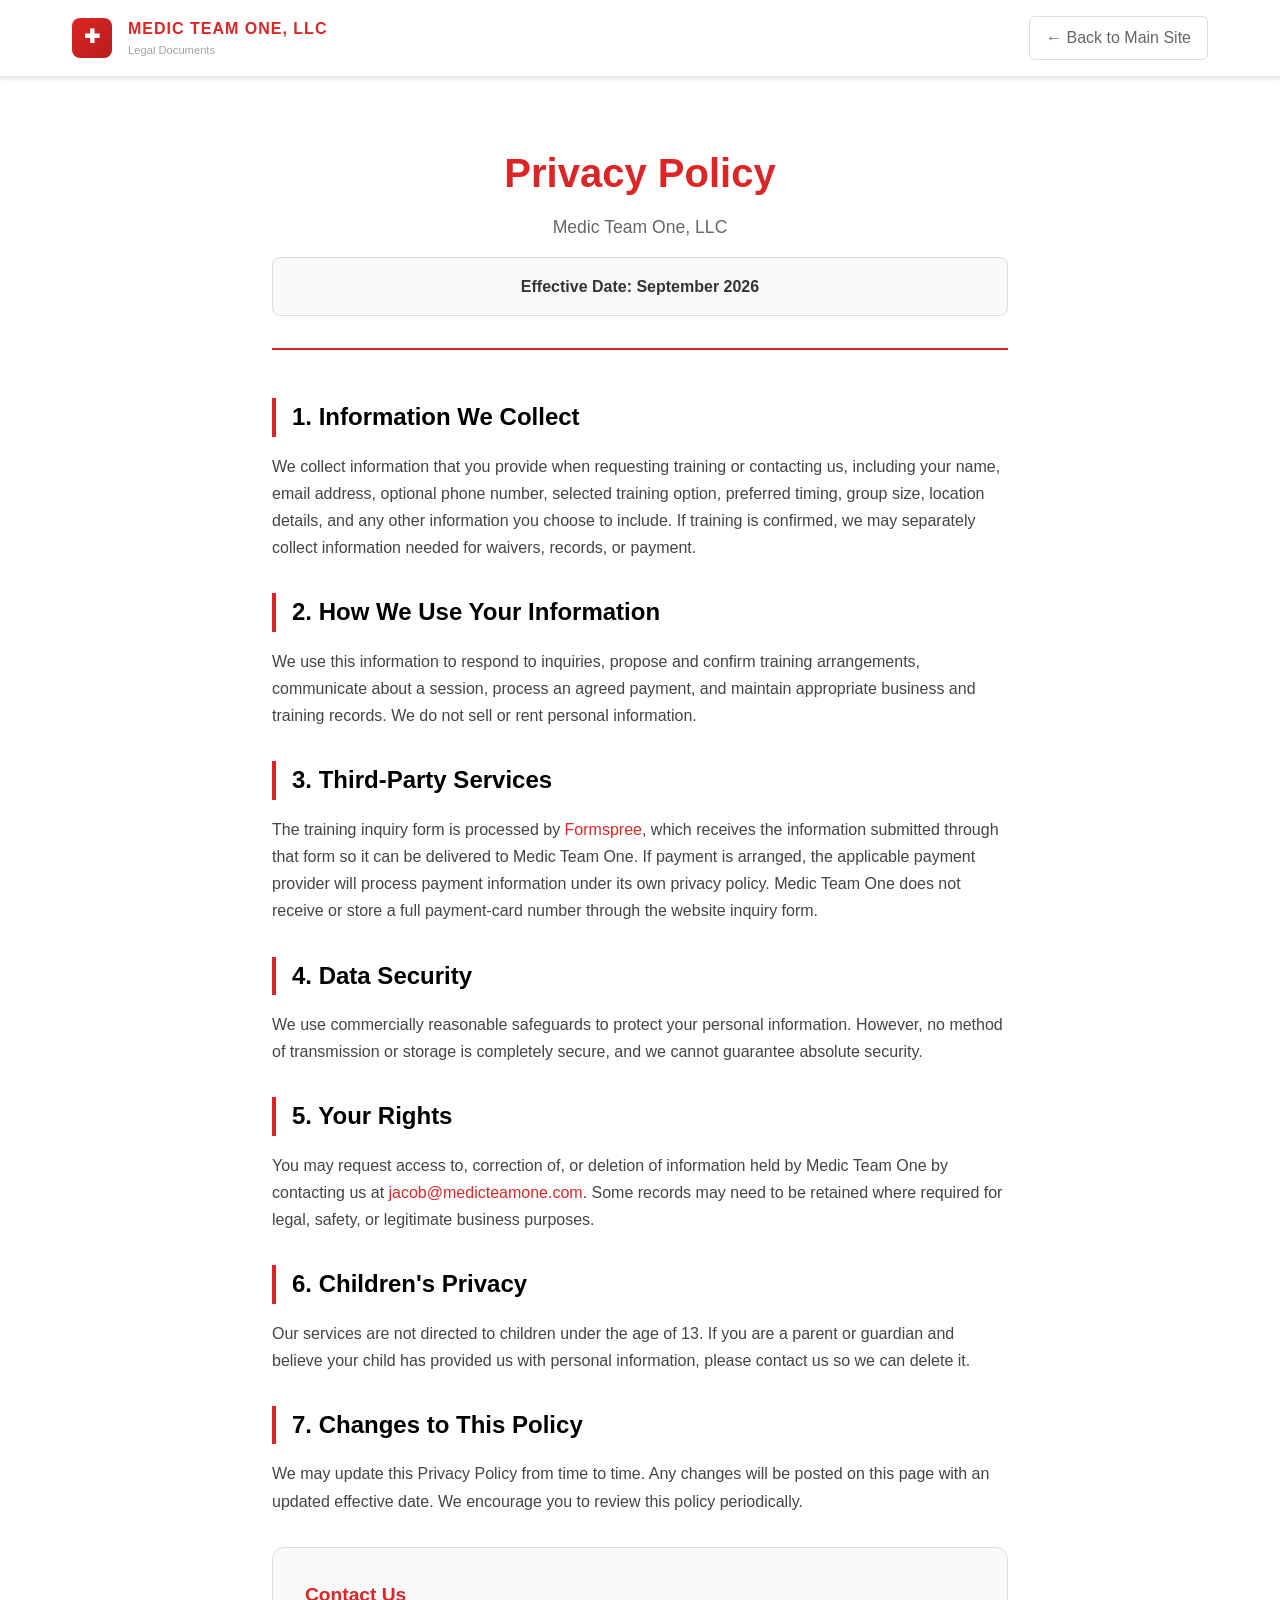
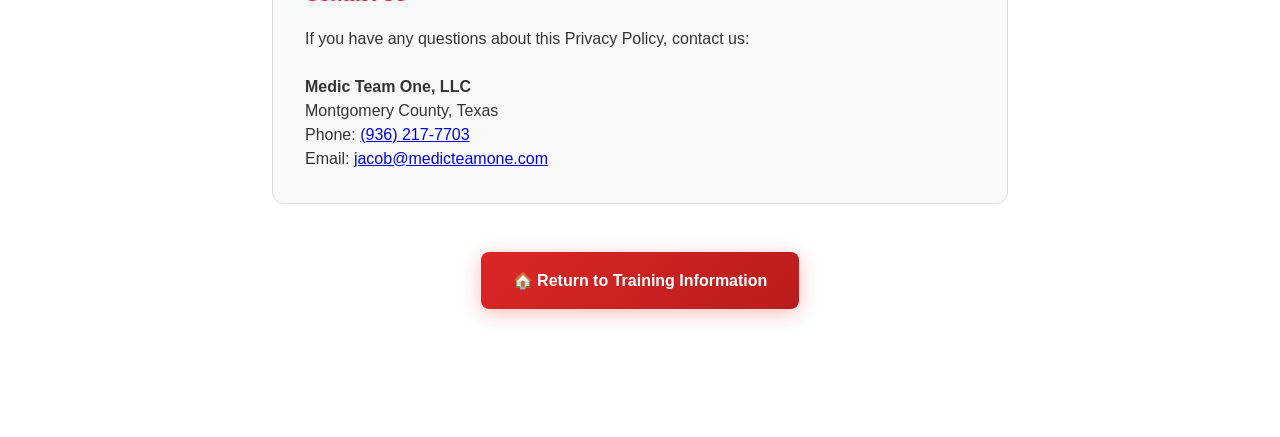
<file: privacy.html>
<!DOCTYPE html>
<html lang="en">
<head>
    <meta charset="UTF-8">
    <meta name="viewport" content="width=device-width, initial-scale=1.0">
    <title>Privacy Policy - Medic Team One, LLC</title>
    <meta name="description" content="How Medic Team One collects, uses, shares, and protects training inquiry information.">
    <link rel="canonical" href="https://medicteamone.com/privacy.html">
    <style>
        * {
            margin: 0;
            padding: 0;
            box-sizing: border-box;
        }

        body {
            font-family: 'Segoe UI', Tahoma, Geneva, Verdana, sans-serif;
            line-height: 1.6;
            background-color: #fff;
            color: #333;
            overflow-x: hidden;
        }

        /* Header/Navbar - Simplified */
        .navbar {
            position: sticky;
            top: 0;
            z-index: 50;
            background: #fff;
            border-bottom: 1px solid #e5e5e5;
            padding: 1rem 0;
            box-shadow: 0 2px 4px rgba(0,0,0,0.1);
        }

        .nav-container {
            max-width: 1200px;
            margin: 0 auto;
            padding: 0 2rem;
            display: flex;
            justify-content: space-between;
            align-items: center;
        }

        .logo-section {
            display: flex;
            align-items: center;
            gap: 1rem;
        }

        .logo-icon {
            width: 40px;
            height: 40px;
            background: linear-gradient(135deg, #dc2626, #b91c1c);
            border-radius: 8px;
            display: flex;
            align-items: center;
            justify-content: center;
            color: white;
            font-size: 1.2rem;
            font-weight: bold;
        }

        .logo-icon::before {
            content: '✚';
        }

        .logo-text .logo-name {
            font-size: 1rem;
            font-weight: bold;
            color: #dc2626;
            text-transform: uppercase;
            letter-spacing: 1px;
        }

        .logo-text p {
            font-size: 0.7rem;
            color: #a3a3a3;
        }

        .back-link {
            color: #666;
            text-decoration: none;
            font-weight: 500;
            transition: color 0.3s;
            padding: 0.5rem 1rem;
            border: 1px solid #ddd;
            border-radius: 6px;
        }

        .back-link:hover {
            color: #dc2626;
            border-color: #dc2626;
        }

        /* Main Content */
        .privacy-container {
            max-width: 800px;
            margin: 4rem auto;
            padding: 0 2rem 4rem;
        }

        .privacy-header {
            text-align: center;
            margin-bottom: 3rem;
            padding-bottom: 2rem;
            border-bottom: 2px solid #dc2626;
        }

        .privacy-title {
            font-size: 2.5rem;
            font-weight: bold;
            color: #dc2626;
            margin-bottom: 0.5rem;
        }

        .privacy-subtitle {
            font-size: 1.1rem;
            color: #666;
            margin-bottom: 1rem;
        }

        .effective-date {
            background: #f8f9fa;
            border: 1px solid #ddd;
            border-radius: 8px;
            padding: 1rem;
            font-weight: 600;
            color: #333;
        }

        .policy-section {
            margin-bottom: 2rem;
        }

        .section-title {
            font-size: 1.5rem;
            font-weight: bold;
            color: #000;
            margin-bottom: 1rem;
            padding-left: 1rem;
            border-left: 4px solid #dc2626;
        }

        .section-content {
            color: #444;
            line-height: 1.7;
            font-size: 1rem;
        }

        .section-content a {
            color: #dc2626;
            text-decoration: none;
        }

        .section-content a:hover {
            text-decoration: underline;
        }

        .contact-info {
            background: #f8f9fa;
            border: 1px solid #ddd;
            border-radius: 12px;
            padding: 2rem;
            margin-top: 2rem;
        }

        .contact-title {
            font-weight: bold;
            color: #dc2626;
            margin-bottom: 1rem;
            font-size: 1.2rem;
        }

        .contact-details {
            color: #333;
            line-height: 1.5;
        }

        .back-nav {
            text-align: center;
            margin-top: 3rem;
        }

        .back-btn {
            display: inline-flex;
            align-items: center;
            gap: 0.5rem;
            padding: 1rem 2rem;
            background: linear-gradient(135deg, #dc2626, #b91c1c);
            color: white;
            text-decoration: none;
            border-radius: 8px;
            font-weight: bold;
            transition: transform 0.3s;
            box-shadow: 0 4px 20px rgba(220, 38, 38, 0.3);
        }

        .back-btn:hover {
            transform: translateY(-2px);
            box-shadow: 0 6px 30px rgba(220, 38, 38, 0.4);
        }

        /* Responsive */
        @media (max-width: 768px) {
            .privacy-title {
                font-size: 2rem;
            }
            
            .section-title {
                font-size: 1.3rem;
            }
            
            .back-btn {
                padding: 0.75rem 1.5rem;
                font-size: 0.9rem;
            }
        }

        /* accessibility: skip to content */
        .skip-link {
            position: fixed;
            left: 1rem;
            top: 1rem;
            z-index: 200;
            padding: 0.75rem 1rem;
            background: #14171A;
            color: #fff;
            font-size: 0.9rem;
            text-decoration: none;
            border-radius: 2px;
            transform: translateY(-180%);
            transition: transform 0.2s ease;
        }
        .skip-link:focus {
            transform: translateY(0);
            outline: 2px solid #D05F55;
            outline-offset: 2px;
        }
    </style>
</head>
<body>
    <a class="skip-link" href="#main-content">Skip to main content</a>
    <!-- Navigation -->
    <nav class="navbar">
        <div class="nav-container">
            <div class="logo-section">
                <div class="logo-icon"></div>
                <div class="logo-text">
                    <div class="logo-name">Medic Team One, LLC</div>
                    <p>Legal Documents</p>
                </div>
            </div>
            <a href="index.html" class="back-link">← Back to Main Site</a>
        </div>
    </nav>

    <!-- Privacy Policy Content -->
    <main id="main-content" class="privacy-container">
        <div class="privacy-header">
            <h1 class="privacy-title">Privacy Policy</h1>
            <p class="privacy-subtitle">Medic Team One, LLC</p>
            <div class="effective-date">
                <strong>Effective Date:</strong> September 2026
            </div>
        </div>

        <div class="policy-section">
            <h2 class="section-title">1. Information We Collect</h2>
            <div class="section-content">
                <p>We collect information that you provide when requesting training or contacting us, including your name, email address, optional phone number, selected training option, preferred timing, group size, location details, and any other information you choose to include. If training is confirmed, we may separately collect information needed for waivers, records, or payment.</p>
            </div>
        </div>

        <div class="policy-section">
            <h2 class="section-title">2. How We Use Your Information</h2>
            <div class="section-content">
                <p>We use this information to respond to inquiries, propose and confirm training arrangements, communicate about a session, process an agreed payment, and maintain appropriate business and training records. We do not sell or rent personal information.</p>
            </div>
        </div>

        <div class="policy-section">
            <h2 class="section-title">3. Third-Party Services</h2>
            <div class="section-content">
                <p>The training inquiry form is processed by <a href="https://formspree.io/legal/privacy-policy/" rel="external">Formspree</a>, which receives the information submitted through that form so it can be delivered to Medic Team One. If payment is arranged, the applicable payment provider will process payment information under its own privacy policy. Medic Team One does not receive or store a full payment-card number through the website inquiry form.</p>
            </div>
        </div>

        <div class="policy-section">
            <h2 class="section-title">4. Data Security</h2>
            <div class="section-content">
                <p>We use commercially reasonable safeguards to protect your personal information. However, no method of transmission or storage is completely secure, and we cannot guarantee absolute security.</p>
            </div>
        </div>

        <div class="policy-section">
            <h2 class="section-title">5. Your Rights</h2>
            <div class="section-content">
                <p>You may request access to, correction of, or deletion of information held by Medic Team One by contacting us at <a href="mailto:jacob@medicteamone.com">jacob@medicteamone.com</a>. Some records may need to be retained where required for legal, safety, or legitimate business purposes.</p>
            </div>
        </div>

        <div class="policy-section">
            <h2 class="section-title">6. Children's Privacy</h2>
            <div class="section-content">
                <p>Our services are not directed to children under the age of 13. If you are a parent or guardian and believe your child has provided us with personal information, please contact us so we can delete it.</p>
            </div>
        </div>

        <div class="policy-section">
            <h2 class="section-title">7. Changes to This Policy</h2>
            <div class="section-content">
                <p>We may update this Privacy Policy from time to time. Any changes will be posted on this page with an updated effective date. We encourage you to review this policy periodically.</p>
            </div>
        </div>

        <div class="contact-info">
            <div class="contact-title">Contact Us</div>
            <div class="contact-details">
                If you have any questions about this Privacy Policy, contact us:<br><br>
                <strong>Medic Team One, LLC</strong><br>
                Montgomery County, Texas<br>
                Phone: <a href="tel:+19362177703">(936) 217-7703</a><br>
                Email: <a href="mailto:jacob@medicteamone.com">jacob@medicteamone.com</a>
            </div>
        </div>

        <div class="back-nav">
            <a href="index.html" class="back-btn">
                🏠 Return to Training Information
            </a>
        </div>
    </main>
</body>
</html>
</file>
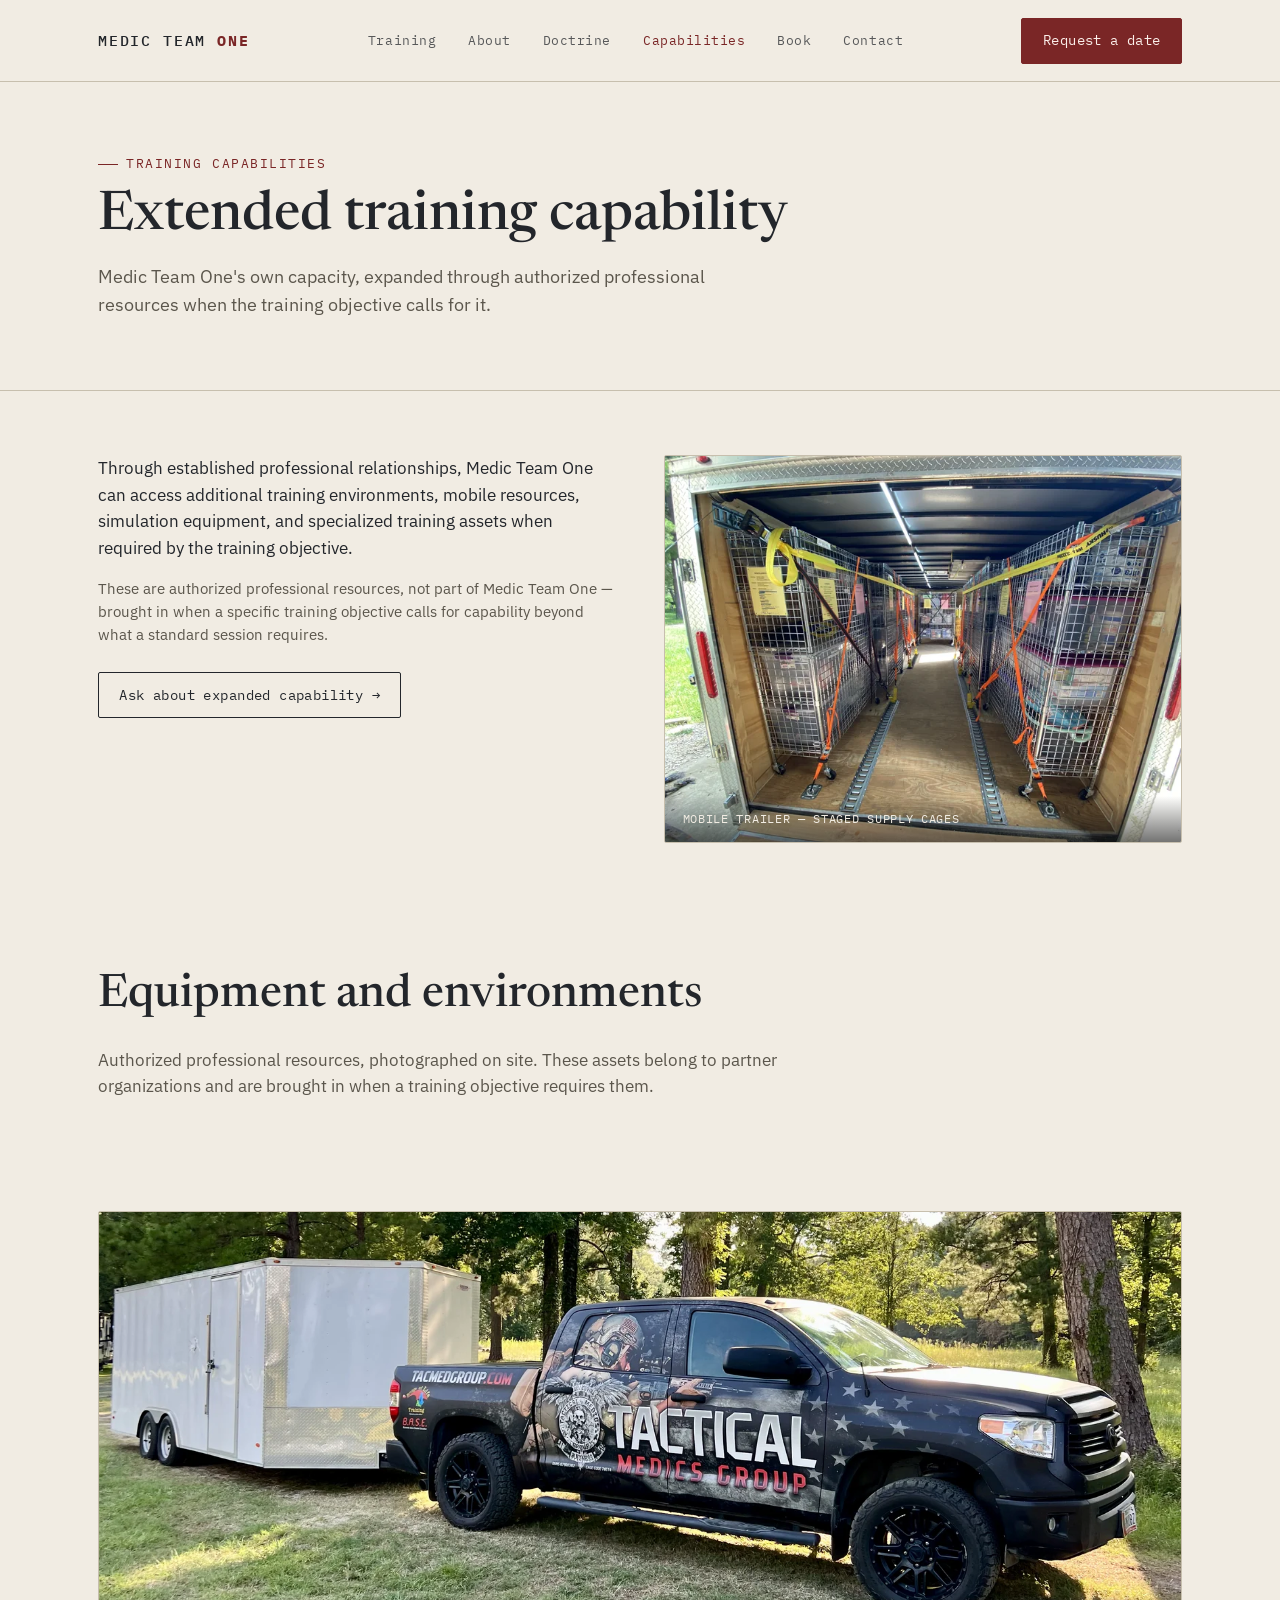
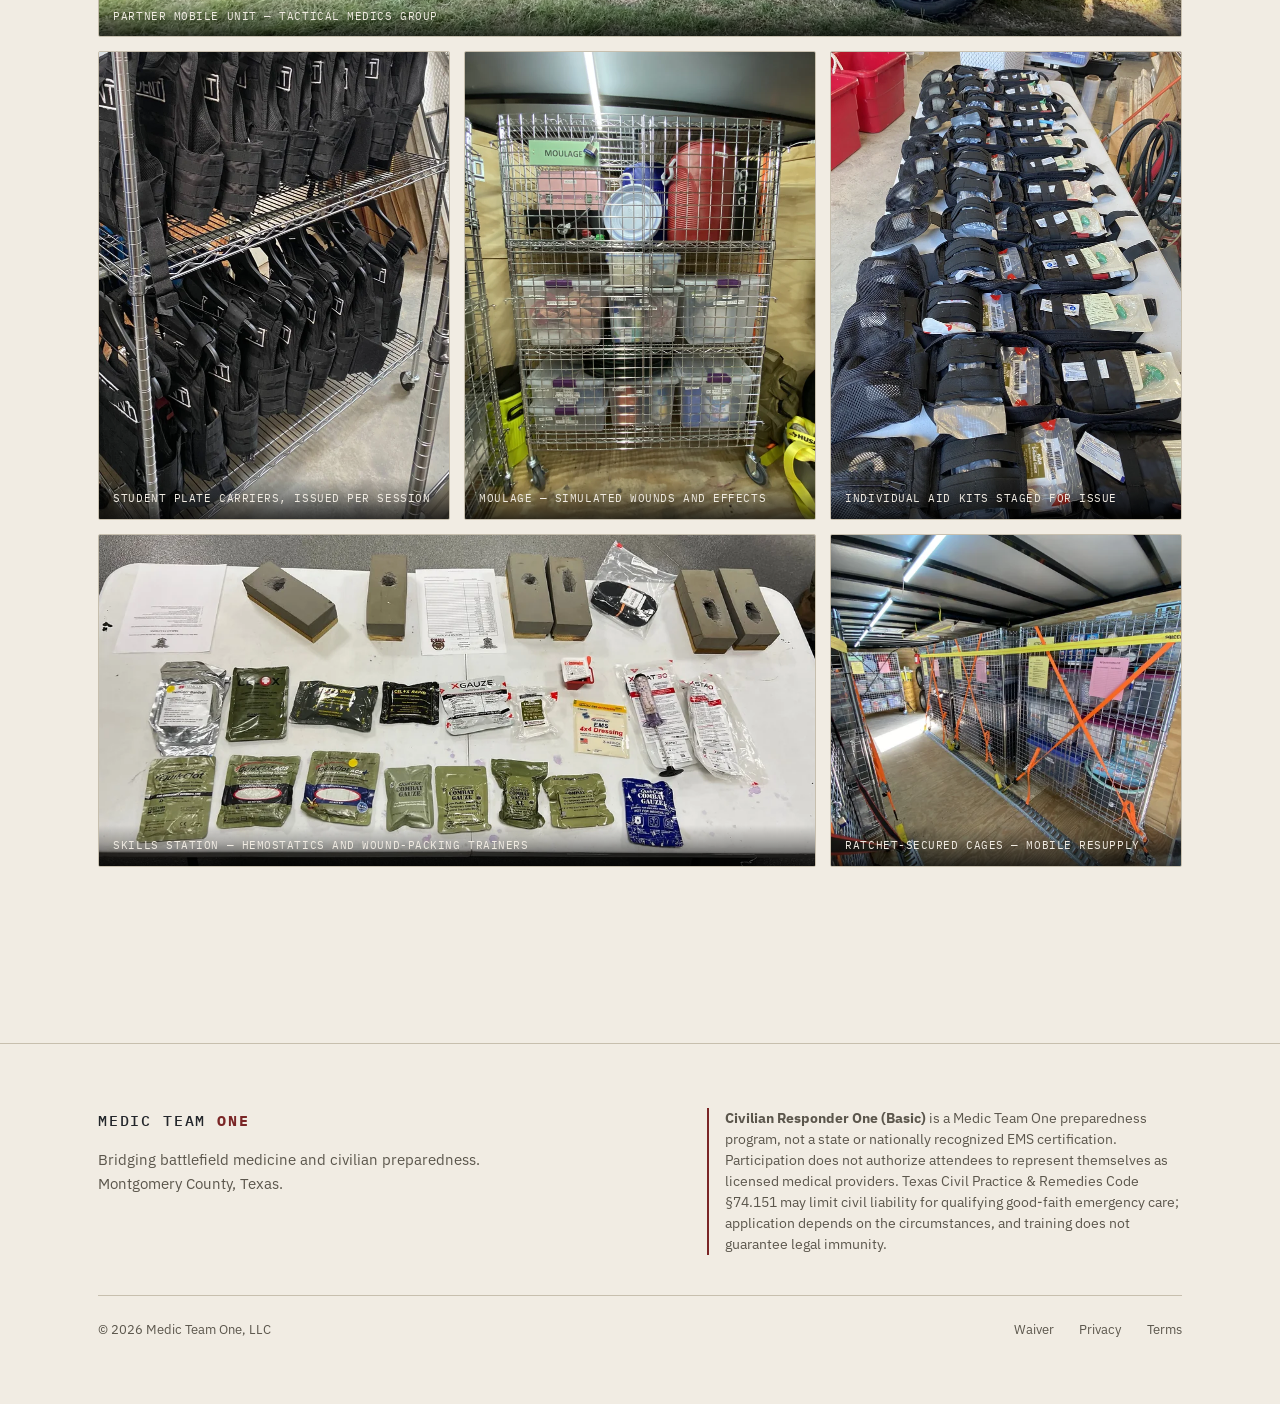
<file: resources.html>
<!DOCTYPE html>
<html lang="en">
<head>
<meta charset="UTF-8">
<meta name="viewport" content="width=device-width, initial-scale=1.0">
<title>Training Capabilities — Medic Team One, LLC</title>
<meta name="description" content="See the partner-owned environments, simulation equipment, and mobile resources that may support expanded Medic Team One training objectives.">
<link rel="canonical" href="https://medicteamone.com/resources.html">
<meta property="og:type" content="website">
<meta property="og:title" content="Training Capabilities — Medic Team One">
<meta property="og:description" content="Partner-owned equipment and environments available for appropriate expanded training objectives.">
<meta property="og:url" content="https://medicteamone.com/resources.html">
<meta property="og:image" content="https://medicteamone.com/assets/img/res-mobile-unit-1600.webp">
<meta name="twitter:card" content="summary_large_image">
<meta name="theme-color" content="#14171A">
<link rel="preconnect" href="https://fonts.googleapis.com">
<link rel="preconnect" href="https://fonts.gstatic.com" crossorigin>
<link href="https://fonts.googleapis.com/css2?family=Newsreader:ital,opsz,wght@0,6..72,400;0,6..72,500;0,6..72,600;1,6..72,400;1,6..72,500&family=IBM+Plex+Sans:wght@400;500;600;700&family=IBM+Plex+Mono:wght@400;500&display=swap" rel="stylesheet">
<link rel="stylesheet" href="assets/styles.css?v=2">
</head>
<body>
<a class="skip-link" href="#main-content">Skip to main content</a>

<header>
  <div class="wrap nav">
    <a class="word" href="index.html">MEDIC TEAM <b>ONE</b></a>
    <ul class="navlinks">
      <li><a href="training.html">Training</a></li>
      <li><a href="about.html">About</a></li>
      <li><a href="doctrine.html">Doctrine</a></li>
      <li><a href="resources.html" aria-current="page">Capabilities</a></li>
      <li><a href="book.html">Book</a></li>
      <li><a href="index.html#contact">Contact</a></li>
    </ul>
    <div class="navcta">
      <a class="btn btn-solid" href="index.html#contact">Request a date</a>
      <button class="burger" id="burger" aria-label="Open navigation" aria-controls="mobileMenu" aria-expanded="false"><span></span><span></span><span></span></button>
    </div>
  </div>
  <nav class="mobilemenu" id="mobileMenu">
    <a href="training.html">Training</a>
    <a href="about.html">About</a>
    <a href="doctrine.html">Doctrine</a>
    <a href="resources.html">Capabilities</a>
    <a href="book.html">Book</a>
    <a href="index.html#contact">Contact</a>
  </nav>
</header>

<main id="main-content">
  <section class="page-hero">
    <div class="wrap reveal is-visible">
      <p class="eyebrow">Training Capabilities</p>
      <h1>Extended training capability</h1>
      <p class="lede">Medic Team One's own capacity, expanded through authorized professional resources when the training objective calls for it.</p>
    </div>
  </section>

  <section class="tight">
    <div class="wrap">
      <div class="about-grid reveal">
        <div class="bio">
          <p>Through established professional relationships, Medic Team One can access additional training environments, mobile resources, simulation equipment, and specialized training assets when required by the training objective.</p>
          <p style="margin-top:1rem; color:var(--text-dim); font-size:.92rem;">These are authorized professional resources, not part of Medic Team One — brought in when a specific training objective calls for capability beyond what a standard session requires.</p>
          <p style="margin-top:1.6rem;"><a class="btn" href="index.html#contact">Ask about expanded capability →</a></p>
        </div>
        <div class="photo-well ambient has-photo" style="aspect-ratio:4/3;">
          <img src="assets/img/res-trailer-interior-1000.webp"
               srcset="assets/img/res-trailer-interior-700.webp 700w,
                       assets/img/res-trailer-interior-1000.webp 1000w,
                       assets/img/res-trailer-interior-1400.webp 1400w"
               sizes="(max-width: 820px) 100vw, 42vw"
               width="1400" height="1050" loading="lazy" decoding="async" style="position:absolute;inset:0;width:100%;height:100%;object-fit:cover;display:block;z-index:1"
               alt="Interior of a mobile training trailer with rolling wire supply cages secured by ratchet straps.">
          <div class="photo-caption">Mobile trailer — staged supply cages</div>
        </div>
      </div>
    </div>
  </section>

  <section class="tight">
    <div class="wrap">
      <div class="section-head reveal">
        <h2>Equipment and environments</h2>
        <p class="lede" style="margin-top:.6rem;">Authorized professional resources, photographed on site. These assets belong to partner organizations and are brought in when a training objective requires them.</p>
      </div>
      <div class="res-gallery reveal">
        <figure class="span-3">
          <img src="assets/img/res-mobile-unit-1600.webp" srcset="assets/img/res-mobile-unit-800.webp 800w, assets/img/res-mobile-unit-1100.webp 1100w, assets/img/res-mobile-unit-1600.webp 1600w" sizes="100vw"
               width="1600" height="628" loading="lazy" decoding="async"
               alt="A Tactical Medics Group pickup truck towing an enclosed white equipment trailer, parked on grass at a wooded training site.">
          <figcaption>Partner mobile unit — Tactical Medics Group</figcaption>
        </figure>
        <figure>
          <img src="assets/img/res-plate-carriers-1000.webp" srcset="assets/img/res-plate-carriers-700.webp 700w, assets/img/res-plate-carriers-1000.webp 1000w" sizes="(max-width: 820px) 100vw, 33vw"
               width="1000" height="1333" loading="lazy" decoding="async"
               alt="Rows of black plate carriers labelled STUDENT, hung on a rolling wire rack.">
          <figcaption>Student plate carriers, issued per session</figcaption>
        </figure>
        <figure>
          <img src="assets/img/res-moulage-1000.webp" srcset="assets/img/res-moulage-700.webp 700w, assets/img/res-moulage-1000.webp 1000w" sizes="(max-width: 820px) 100vw, 33vw"
               width="1000" height="1333" loading="lazy" decoding="async"
               alt="A wire storage cage labelled MOULAGE holding labelled bins of simulated wound supplies.">
          <figcaption>Moulage — simulated wounds and effects</figcaption>
        </figure>
        <figure>
          <img src="assets/img/res-aid-kits-1000.webp" srcset="assets/img/res-aid-kits-700.webp 700w, assets/img/res-aid-kits-1000.webp 1000w" sizes="(max-width: 820px) 100vw, 33vw"
               width="1000" height="1333" loading="lazy" decoding="async"
               alt="A long table covered with open individual first aid kits laid out in rows, each stocked with gauze and airway supplies.">
          <figcaption>Individual aid kits staged for issue</figcaption>
        </figure>
        <figure class="span-2">
          <img src="assets/img/res-skills-station-1600.webp" srcset="assets/img/res-skills-station-800.webp 800w, assets/img/res-skills-station-1100.webp 1100w, assets/img/res-skills-station-1600.webp 1600w" sizes="(max-width: 820px) 100vw, 66vw"
               width="1600" height="738" loading="lazy" decoding="async"
               alt="A skills station table with hemostatic gauze packages laid out beside ballistic wound-packing training blocks.">
          <figcaption>Skills station — hemostatics and wound-packing trainers</figcaption>
        </figure>
        <figure>
          <img src="assets/img/res-trailer-cages-1000.webp" srcset="assets/img/res-trailer-cages-700.webp 700w, assets/img/res-trailer-cages-1000.webp 1000w" sizes="(max-width: 820px) 100vw, 33vw"
               width="1000" height="750" loading="lazy" decoding="async"
               alt="Wire supply cages inside a trailer, secured with orange and yellow ratchet straps.">
          <figcaption>Ratchet-secured cages — mobile resupply</figcaption>
        </figure>
      </div>
    </div>
  </section>
</main>

<footer>
  <div class="wrap">
    <div class="foot-grid">
      <div>
        <a class="word" href="index.html">MEDIC TEAM <b>ONE</b></a>
        <p style="margin-top:1rem; color:var(--text-dim); max-width:26rem; font-size:.95rem;">Bridging battlefield medicine and civilian preparedness. Montgomery County, Texas.</p>
      </div>
      <p class="foot-legal">
        <strong>Civilian Responder One (Basic)</strong> is a Medic Team One preparedness program, not a state or nationally recognized EMS certification. Participation does not authorize attendees to represent themselves as licensed medical providers. Texas Civil Practice &amp; Remedies Code §74.151 may limit civil liability for qualifying good-faith emergency care; application depends on the circumstances, and training does not guarantee legal immunity.
      </p>
    </div>
    <div class="foot-bottom">
      <span>© 2026 Medic Team One, LLC</span>
      <ul class="foot-links">
        <li><a href="waiver.html">Waiver</a></li>
        <li><a href="privacy.html">Privacy</a></li>
        <li><a href="terms.html">Terms</a></li>
      </ul>
    </div>
  </div>
</footer>

<script src="assets/main.js"></script>
</body>
</html>
</file>
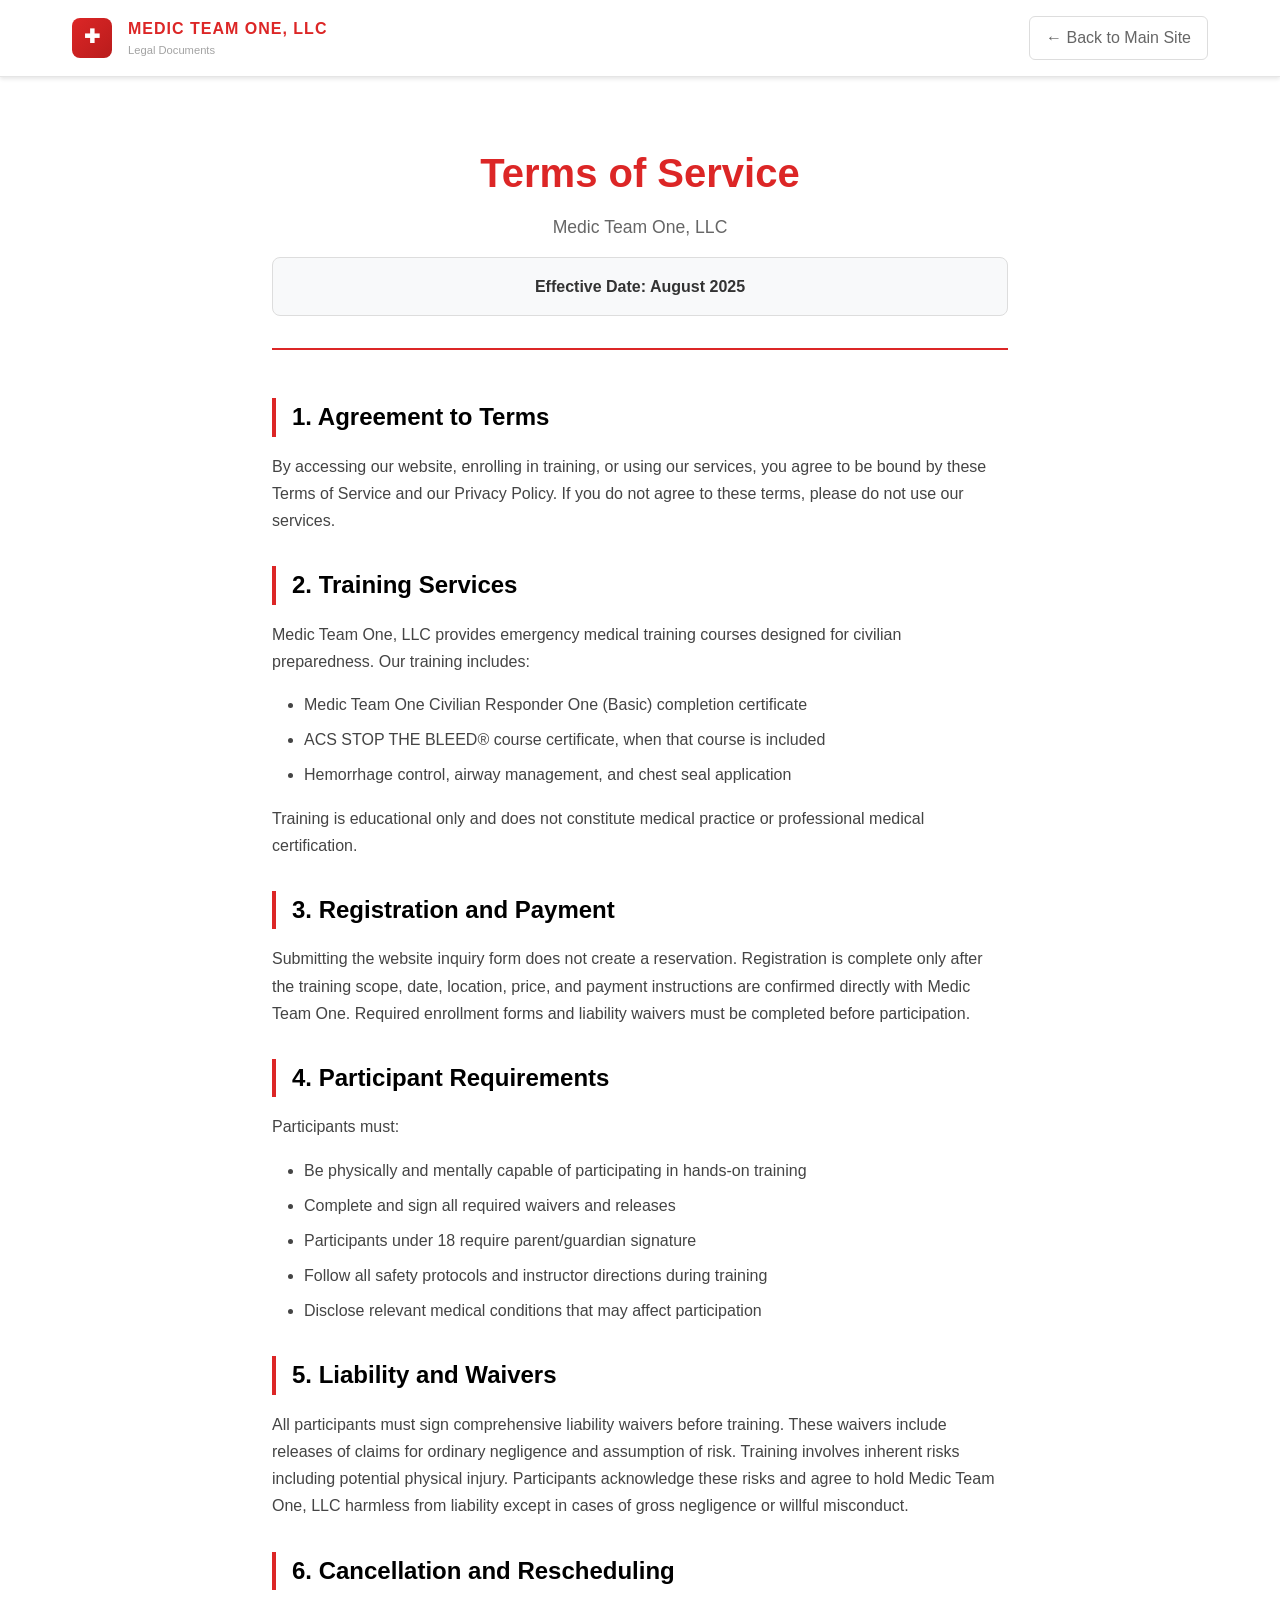
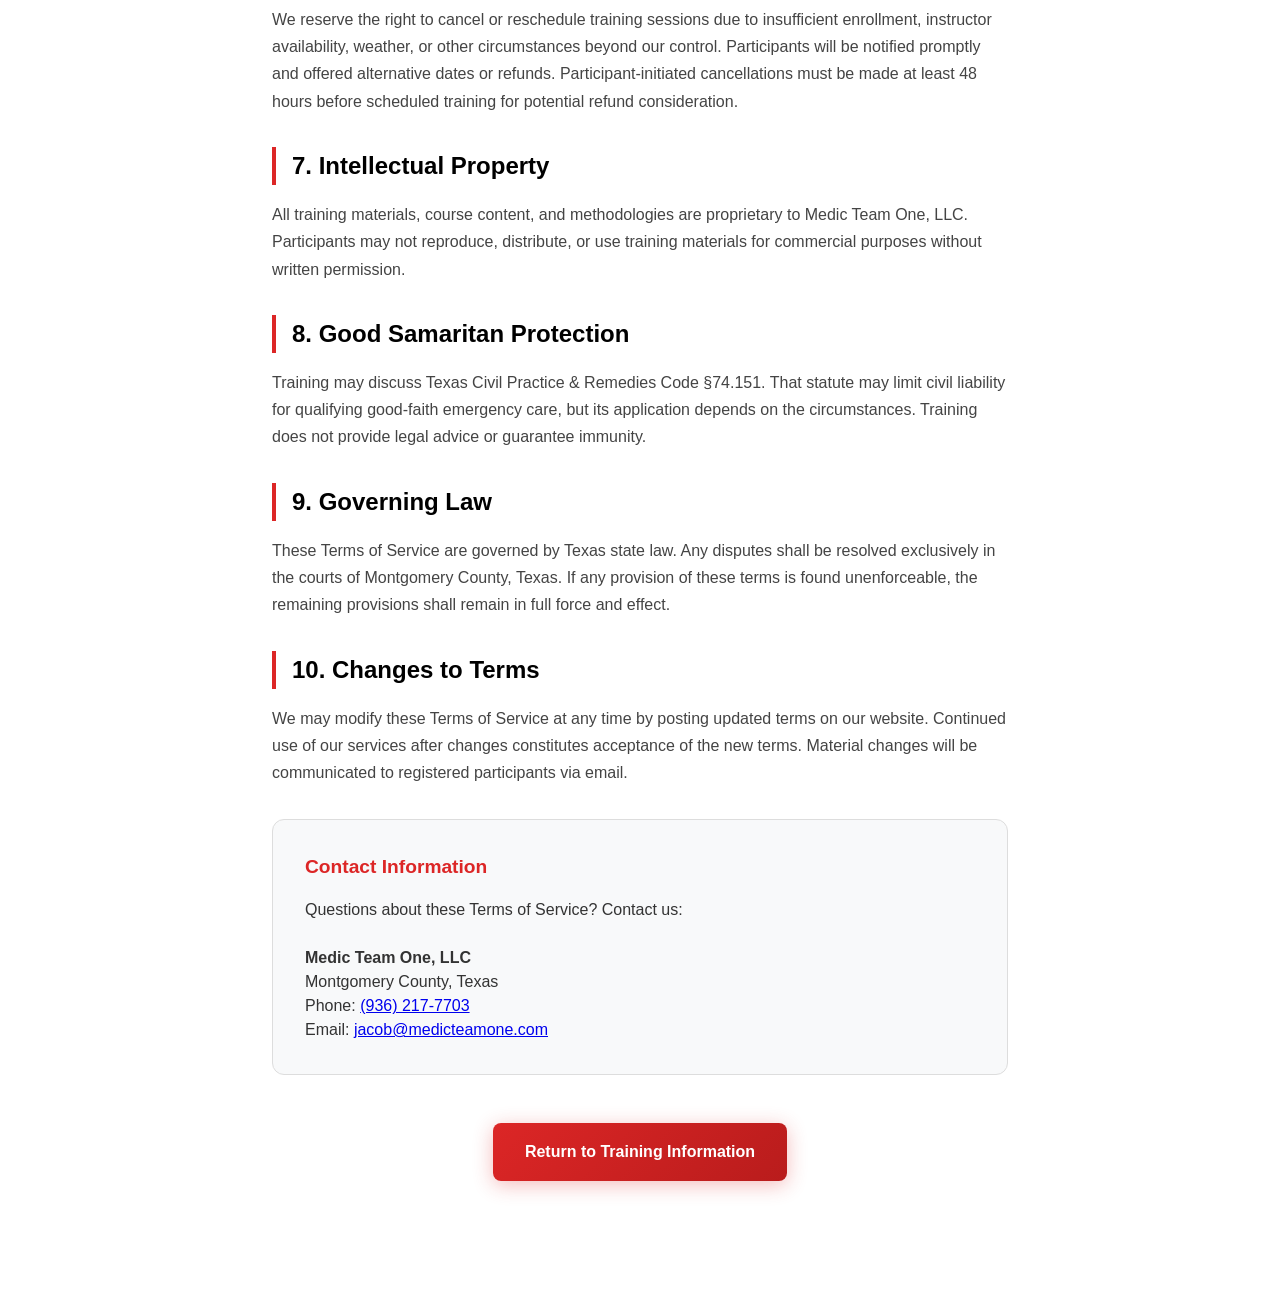
<file: terms.html>
<!DOCTYPE html>
<html lang="en">
<head>
    <meta charset="UTF-8">
    <meta name="viewport" content="width=device-width, initial-scale=1.0">
    <title>Terms of Service - Medic Team One, LLC</title>
    <meta name="description" content="Terms governing Medic Team One training inquiries, scheduling, participation, payment, and cancellations.">
    <link rel="canonical" href="https://medicteamone.com/terms.html">
    <style>
        * {
            margin: 0;
            padding: 0;
            box-sizing: border-box;
        }

        body {
            font-family: 'Segoe UI', Tahoma, Geneva, Verdana, sans-serif;
            line-height: 1.6;
            background-color: #fff;
            color: #333;
            overflow-x: hidden;
        }

        /* Header/Navbar - Simplified */
        .navbar {
            position: sticky;
            top: 0;
            z-index: 50;
            background: #fff;
            border-bottom: 1px solid #e5e5e5;
            padding: 1rem 0;
            box-shadow: 0 2px 4px rgba(0,0,0,0.1);
        }

        .nav-container {
            max-width: 1200px;
            margin: 0 auto;
            padding: 0 2rem;
            display: flex;
            justify-content: space-between;
            align-items: center;
        }

        .logo-section {
            display: flex;
            align-items: center;
            gap: 1rem;
        }

        .logo-icon {
            width: 40px;
            height: 40px;
            background: linear-gradient(135deg, #dc2626, #b91c1c);
            border-radius: 8px;
            display: flex;
            align-items: center;
            justify-content: center;
            color: white;
            font-size: 1.2rem;
            font-weight: bold;
        }

        .logo-icon::before {
            content: '✚';
        }

        .logo-text .logo-name {
            font-size: 1rem;
            font-weight: bold;
            color: #dc2626;
            text-transform: uppercase;
            letter-spacing: 1px;
        }

        .logo-text p {
            font-size: 0.7rem;
            color: #a3a3a3;
        }

        .back-link {
            color: #666;
            text-decoration: none;
            font-weight: 500;
            transition: color 0.3s;
            padding: 0.5rem 1rem;
            border: 1px solid #ddd;
            border-radius: 6px;
        }

        .back-link:hover {
            color: #dc2626;
            border-color: #dc2626;
        }

        /* Main Content */
        .terms-container {
            max-width: 800px;
            margin: 4rem auto;
            padding: 0 2rem 4rem;
        }

        .terms-header {
            text-align: center;
            margin-bottom: 3rem;
            padding-bottom: 2rem;
            border-bottom: 2px solid #dc2626;
        }

        .terms-title {
            font-size: 2.5rem;
            font-weight: bold;
            color: #dc2626;
            margin-bottom: 0.5rem;
        }

        .terms-subtitle {
            font-size: 1.1rem;
            color: #666;
            margin-bottom: 1rem;
        }

        .effective-date {
            background: #f8f9fa;
            border: 1px solid #ddd;
            border-radius: 8px;
            padding: 1rem;
            font-weight: 600;
            color: #333;
        }

        .terms-section {
            margin-bottom: 2rem;
        }

        .section-title {
            font-size: 1.5rem;
            font-weight: bold;
            color: #000;
            margin-bottom: 1rem;
            padding-left: 1rem;
            border-left: 4px solid #dc2626;
        }

        .section-content {
            color: #444;
            line-height: 1.7;
            font-size: 1rem;
        }

        .section-content a {
            color: #dc2626;
            text-decoration: none;
        }

        .section-content a:hover {
            text-decoration: underline;
        }

        .section-content ul {
            margin: 1rem 0;
            padding-left: 2rem;
        }

        .section-content li {
            margin-bottom: 0.5rem;
        }

        .contact-info {
            background: #f8f9fa;
            border: 1px solid #ddd;
            border-radius: 12px;
            padding: 2rem;
            margin-top: 2rem;
        }

        .contact-title {
            font-weight: bold;
            color: #dc2626;
            margin-bottom: 1rem;
            font-size: 1.2rem;
        }

        .contact-details {
            color: #333;
            line-height: 1.5;
        }

        .back-nav {
            text-align: center;
            margin-top: 3rem;
        }

        .back-btn {
            display: inline-flex;
            align-items: center;
            gap: 0.5rem;
            padding: 1rem 2rem;
            background: linear-gradient(135deg, #dc2626, #b91c1c);
            color: white;
            text-decoration: none;
            border-radius: 8px;
            font-weight: bold;
            transition: transform 0.3s;
            box-shadow: 0 4px 20px rgba(220, 38, 38, 0.3);
        }

        .back-btn:hover {
            transform: translateY(-2px);
            box-shadow: 0 6px 30px rgba(220, 38, 38, 0.4);
        }

        /* Responsive */
        @media (max-width: 768px) {
            .terms-title {
                font-size: 2rem;
            }
            
            .section-title {
                font-size: 1.3rem;
            }
            
            .back-btn {
                padding: 0.75rem 1.5rem;
                font-size: 0.9rem;
            }
        }

        /* accessibility: skip to content */
        .skip-link {
            position: fixed;
            left: 1rem;
            top: 1rem;
            z-index: 200;
            padding: 0.75rem 1rem;
            background: #14171A;
            color: #fff;
            font-size: 0.9rem;
            text-decoration: none;
            border-radius: 2px;
            transform: translateY(-180%);
            transition: transform 0.2s ease;
        }
        .skip-link:focus {
            transform: translateY(0);
            outline: 2px solid #D05F55;
            outline-offset: 2px;
        }
    </style>
</head>
<body>
    <a class="skip-link" href="#main-content">Skip to main content</a>
    <!-- Navigation -->
    <nav class="navbar">
        <div class="nav-container">
            <div class="logo-section">
                <div class="logo-icon"></div>
                <div class="logo-text">
                    <div class="logo-name">Medic Team One, LLC</div>
                    <p>Legal Documents</p>
                </div>
            </div>
            <a href="index.html" class="back-link">← Back to Main Site</a>
        </div>
    </nav>

    <!-- Terms of Service Content -->
    <main id="main-content" class="terms-container">
        <div class="terms-header">
            <h1 class="terms-title">Terms of Service</h1>
            <p class="terms-subtitle">Medic Team One, LLC</p>
            <div class="effective-date">
                <strong>Effective Date:</strong> August 2025
            </div>
        </div>

        <div class="terms-section">
            <h2 class="section-title">1. Agreement to Terms</h2>
            <div class="section-content">
                <p>By accessing our website, enrolling in training, or using our services, you agree to be bound by these Terms of Service and our Privacy Policy. If you do not agree to these terms, please do not use our services.</p>
            </div>
        </div>

        <div class="terms-section">
            <h2 class="section-title">2. Training Services</h2>
            <div class="section-content">
                <p>Medic Team One, LLC provides emergency medical training courses designed for civilian preparedness. Our training includes:</p>
                <ul>
                    <li>Medic Team One Civilian Responder One (Basic) completion certificate</li>
                    <li>ACS STOP THE BLEED® course certificate, when that course is included</li>
                    <li>Hemorrhage control, airway management, and chest seal application</li>
                </ul>
                <p>Training is educational only and does not constitute medical practice or professional medical certification.</p>
            </div>
        </div>

        <div class="terms-section">
            <h2 class="section-title">3. Registration and Payment</h2>
            <div class="section-content">
                <p>Submitting the website inquiry form does not create a reservation. Registration is complete only after the training scope, date, location, price, and payment instructions are confirmed directly with Medic Team One. Required enrollment forms and liability waivers must be completed before participation.</p>
            </div>
        </div>

        <div class="terms-section">
            <h2 class="section-title">4. Participant Requirements</h2>
            <div class="section-content">
                <p>Participants must:</p>
                <ul>
                    <li>Be physically and mentally capable of participating in hands-on training</li>
                    <li>Complete and sign all required waivers and releases</li>
                    <li>Participants under 18 require parent/guardian signature</li>
                    <li>Follow all safety protocols and instructor directions during training</li>
                    <li>Disclose relevant medical conditions that may affect participation</li>
                </ul>
            </div>
        </div>

        <div class="terms-section">
            <h2 class="section-title">5. Liability and Waivers</h2>
            <div class="section-content">
                <p>All participants must sign comprehensive liability waivers before training. These waivers include releases of claims for ordinary negligence and assumption of risk. Training involves inherent risks including potential physical injury. Participants acknowledge these risks and agree to hold Medic Team One, LLC harmless from liability except in cases of gross negligence or willful misconduct.</p>
            </div>
        </div>

        <div class="terms-section">
            <h2 class="section-title">6. Cancellation and Rescheduling</h2>
            <div class="section-content">
                <p>We reserve the right to cancel or reschedule training sessions due to insufficient enrollment, instructor availability, weather, or other circumstances beyond our control. Participants will be notified promptly and offered alternative dates or refunds. Participant-initiated cancellations must be made at least 48 hours before scheduled training for potential refund consideration.</p>
            </div>
        </div>

        <div class="terms-section">
            <h2 class="section-title">7. Intellectual Property</h2>
            <div class="section-content">
                <p>All training materials, course content, and methodologies are proprietary to Medic Team One, LLC. Participants may not reproduce, distribute, or use training materials for commercial purposes without written permission.</p>
            </div>
        </div>

        <div class="terms-section">
            <h2 class="section-title">8. Good Samaritan Protection</h2>
            <div class="section-content">
                <p>Training may discuss Texas Civil Practice &amp; Remedies Code §74.151. That statute may limit civil liability for qualifying good-faith emergency care, but its application depends on the circumstances. Training does not provide legal advice or guarantee immunity.</p>
            </div>
        </div>

        <div class="terms-section">
            <h2 class="section-title">9. Governing Law</h2>
            <div class="section-content">
                <p>These Terms of Service are governed by Texas state law. Any disputes shall be resolved exclusively in the courts of Montgomery County, Texas. If any provision of these terms is found unenforceable, the remaining provisions shall remain in full force and effect.</p>
            </div>
        </div>

        <div class="terms-section">
            <h2 class="section-title">10. Changes to Terms</h2>
            <div class="section-content">
                <p>We may modify these Terms of Service at any time by posting updated terms on our website. Continued use of our services after changes constitutes acceptance of the new terms. Material changes will be communicated to registered participants via email.</p>
            </div>
        </div>

        <div class="contact-info">
            <div class="contact-title">Contact Information</div>
            <div class="contact-details">
                Questions about these Terms of Service? Contact us:<br><br>
                <strong>Medic Team One, LLC</strong><br>
                Montgomery County, Texas<br>
                Phone: <a href="tel:+19362177703">(936) 217-7703</a><br>
                Email: <a href="mailto:jacob@medicteamone.com">jacob@medicteamone.com</a>
            </div>
        </div>

        <div class="back-nav">
            <a href="index.html" class="back-btn">
                Return to Training Information
            </a>
        </div>
    </main>
</body>
</html>
</file>
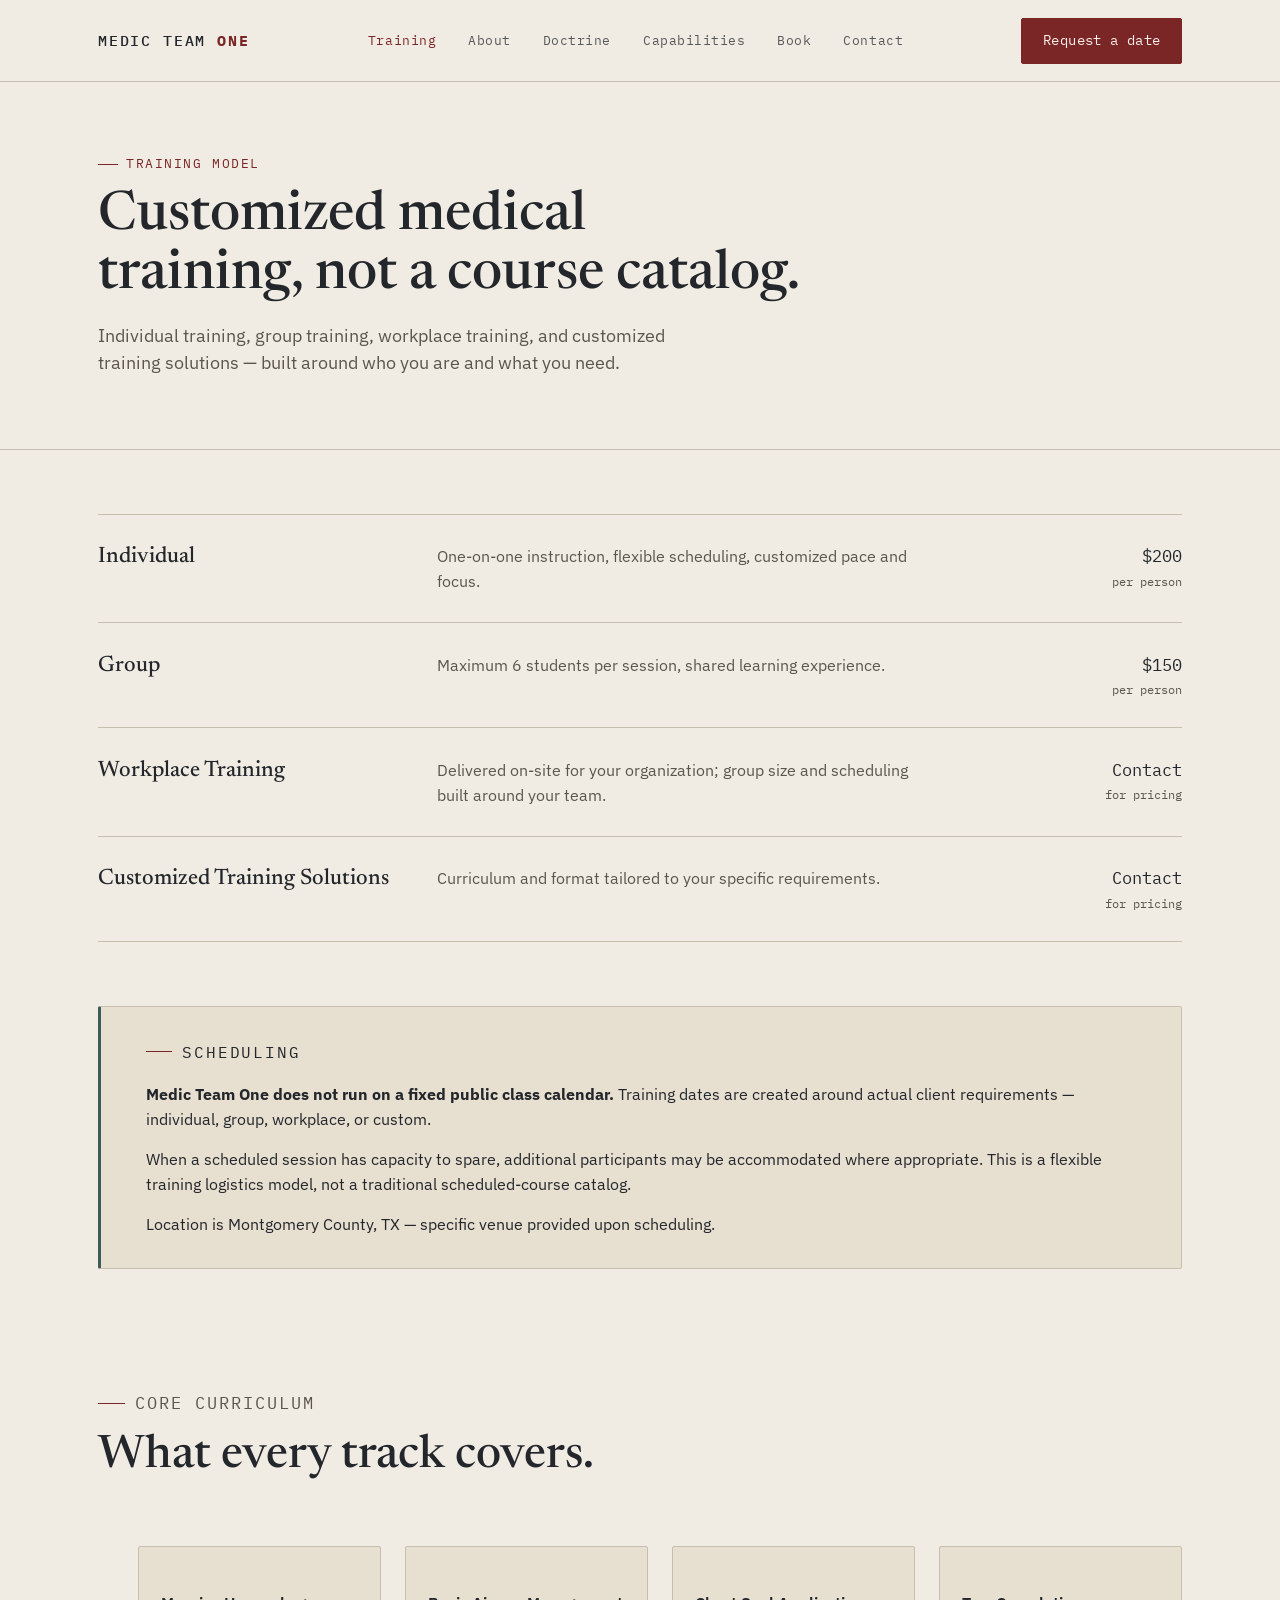
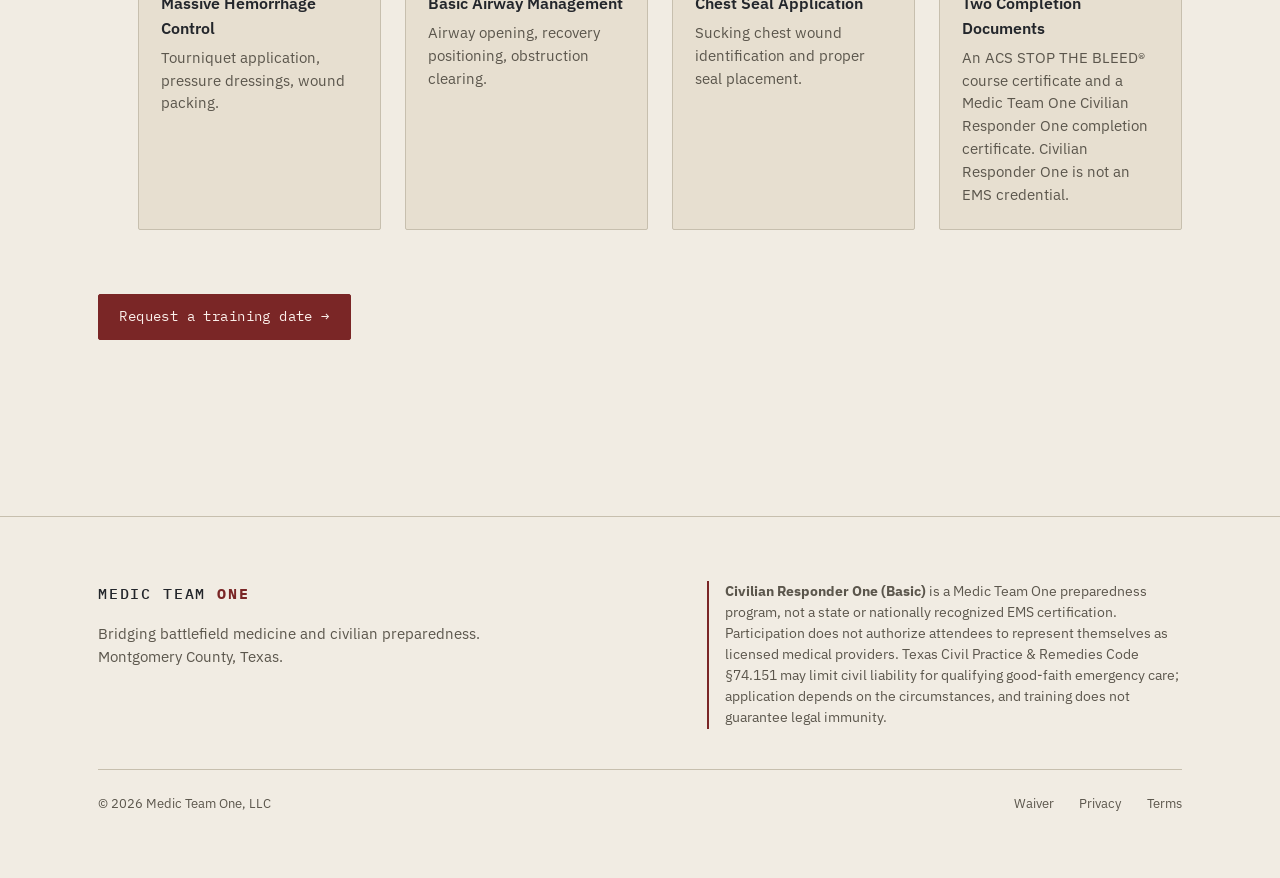
<file: training.html>
<!DOCTYPE html>
<html lang="en">
<head>
<meta charset="UTF-8">
<meta name="viewport" content="width=device-width, initial-scale=1.0">
<title>Training — Medic Team One, LLC</title>
<meta name="description" content="Compare individual, small-group, workplace, and customized civilian trauma training from Medic Team One in Montgomery County, Texas.">
<link rel="canonical" href="https://medicteamone.com/training.html">
<meta property="og:type" content="website">
<meta property="og:title" content="Civilian Trauma Training — Medic Team One">
<meta property="og:description" content="Individual, small-group, workplace, and customized hands-on trauma preparedness training.">
<meta property="og:url" content="https://medicteamone.com/training.html">
<meta property="og:image" content="https://medicteamone.com/assets/img/deployment-hero-1136.webp">
<meta name="twitter:card" content="summary_large_image">
<meta name="theme-color" content="#14171A">
<link rel="preconnect" href="https://fonts.googleapis.com">
<link rel="preconnect" href="https://fonts.gstatic.com" crossorigin>
<link href="https://fonts.googleapis.com/css2?family=Newsreader:ital,opsz,wght@0,6..72,400;0,6..72,500;0,6..72,600;1,6..72,400;1,6..72,500&family=IBM+Plex+Sans:wght@400;500;600;700&family=IBM+Plex+Mono:wght@400;500&display=swap" rel="stylesheet">
<link rel="stylesheet" href="assets/styles.css?v=2">
</head>
<body>
<a class="skip-link" href="#main-content">Skip to main content</a>

<header>
  <div class="wrap nav">
    <a class="word" href="index.html">MEDIC TEAM <b>ONE</b></a>
    <ul class="navlinks">
      <li><a href="training.html" aria-current="page">Training</a></li>
      <li><a href="about.html">About</a></li>
      <li><a href="doctrine.html">Doctrine</a></li>
      <li><a href="resources.html">Capabilities</a></li>
      <li><a href="book.html">Book</a></li>
      <li><a href="index.html#contact">Contact</a></li>
    </ul>
    <div class="navcta">
      <a class="btn btn-solid" href="index.html#contact">Request a date</a>
      <button class="burger" id="burger" aria-label="Open navigation" aria-controls="mobileMenu" aria-expanded="false"><span></span><span></span><span></span></button>
    </div>
  </div>
  <nav class="mobilemenu" id="mobileMenu">
    <a href="training.html">Training</a>
    <a href="about.html">About</a>
    <a href="doctrine.html">Doctrine</a>
    <a href="resources.html">Capabilities</a>
    <a href="book.html">Book</a>
    <a href="index.html#contact">Contact</a>
  </nav>
</header>

<main id="main-content">
  <section class="page-hero">
    <div class="wrap reveal is-visible">
      <p class="eyebrow">Training Model</p>
      <h1>Customized medical training, not a course catalog.</h1>
      <p class="lede">Individual training, group training, workplace training, and customized training solutions — built around who you are and what you need.</p>
    </div>
  </section>

  <section class="tight">
    <div class="wrap">
      <div class="tracks reveal stagger">
        <div class="track" style="--i:0">
          <h3>Individual</h3>
          <p class="desc">One-on-one instruction, flexible scheduling, customized pace and focus.</p>
          <p class="price">$200<small>per person</small></p>
        </div>
        <div class="track" style="--i:1">
          <h3>Group</h3>
          <p class="desc">Maximum 6 students per session, shared learning experience.</p>
          <p class="price">$150<small>per person</small></p>
        </div>
        <div class="track" style="--i:2">
          <h3>Workplace Training</h3>
          <p class="desc">Delivered on-site for your organization; group size and scheduling built around your team.</p>
          <p class="price">Contact<small>for pricing</small></p>
        </div>
        <div class="track" style="--i:3">
          <h3>Customized Training Solutions</h3>
          <p class="desc">Curriculum and format tailored to your specific requirements.</p>
          <p class="price">Contact<small>for pricing</small></p>
        </div>
      </div>

      <div class="philosophy reveal">
        <p class="eyebrow" style="margin-bottom:1rem;">Scheduling</p>
        <p><strong>Medic Team One does not run on a fixed public class calendar.</strong> Training dates are created around actual client requirements — individual, group, workplace, or custom.</p>
        <p>When a scheduled session has capacity to spare, additional participants may be accommodated where appropriate. This is a flexible training logistics model, not a traditional scheduled-course catalog.</p>
        <p>Location is Montgomery County, TX — specific venue provided upon scheduling.</p>
      </div>

      <div class="section-head reveal" style="margin-top:var(--gap-xl);">
        <p class="eyebrow">Core Curriculum</p>
        <h2>What every track covers.</h2>
      </div>
      <ul class="curriculum reveal stagger" style="margin-top:0;">
        <li style="--i:0"><h4>Massive Hemorrhage Control</h4><p>Tourniquet application, pressure dressings, wound packing.</p></li>
        <li style="--i:1"><h4>Basic Airway Management</h4><p>Airway opening, recovery positioning, obstruction clearing.</p></li>
        <li style="--i:2"><h4>Chest Seal Application</h4><p>Sucking chest wound identification and proper seal placement.</p></li>
        <li style="--i:3"><h4>Two Completion Documents</h4><p>An ACS STOP THE BLEED® course certificate and a Medic Team One Civilian Responder One completion certificate. Civilian Responder One is not an EMS credential.</p></li>
      </ul>

      <p class="reveal" style="margin-top:var(--gap-lg);"><a class="btn btn-solid" href="index.html#contact">Request a training date →</a></p>
    </div>
  </section>
</main>

<footer>
  <div class="wrap">
    <div class="foot-grid">
      <div>
        <a class="word" href="index.html">MEDIC TEAM <b>ONE</b></a>
        <p style="margin-top:1rem; color:var(--text-dim); max-width:26rem; font-size:.95rem;">Bridging battlefield medicine and civilian preparedness. Montgomery County, Texas.</p>
      </div>
      <p class="foot-legal">
        <strong>Civilian Responder One (Basic)</strong> is a Medic Team One preparedness program, not a state or nationally recognized EMS certification. Participation does not authorize attendees to represent themselves as licensed medical providers. Texas Civil Practice &amp; Remedies Code §74.151 may limit civil liability for qualifying good-faith emergency care; application depends on the circumstances, and training does not guarantee legal immunity.
      </p>
    </div>
    <div class="foot-bottom">
      <span>© 2026 Medic Team One, LLC</span>
      <ul class="foot-links">
        <li><a href="waiver.html">Waiver</a></li>
        <li><a href="privacy.html">Privacy</a></li>
        <li><a href="terms.html">Terms</a></li>
      </ul>
    </div>
  </div>
</footer>

<script src="assets/main.js"></script>
</body>
</html>
</file>
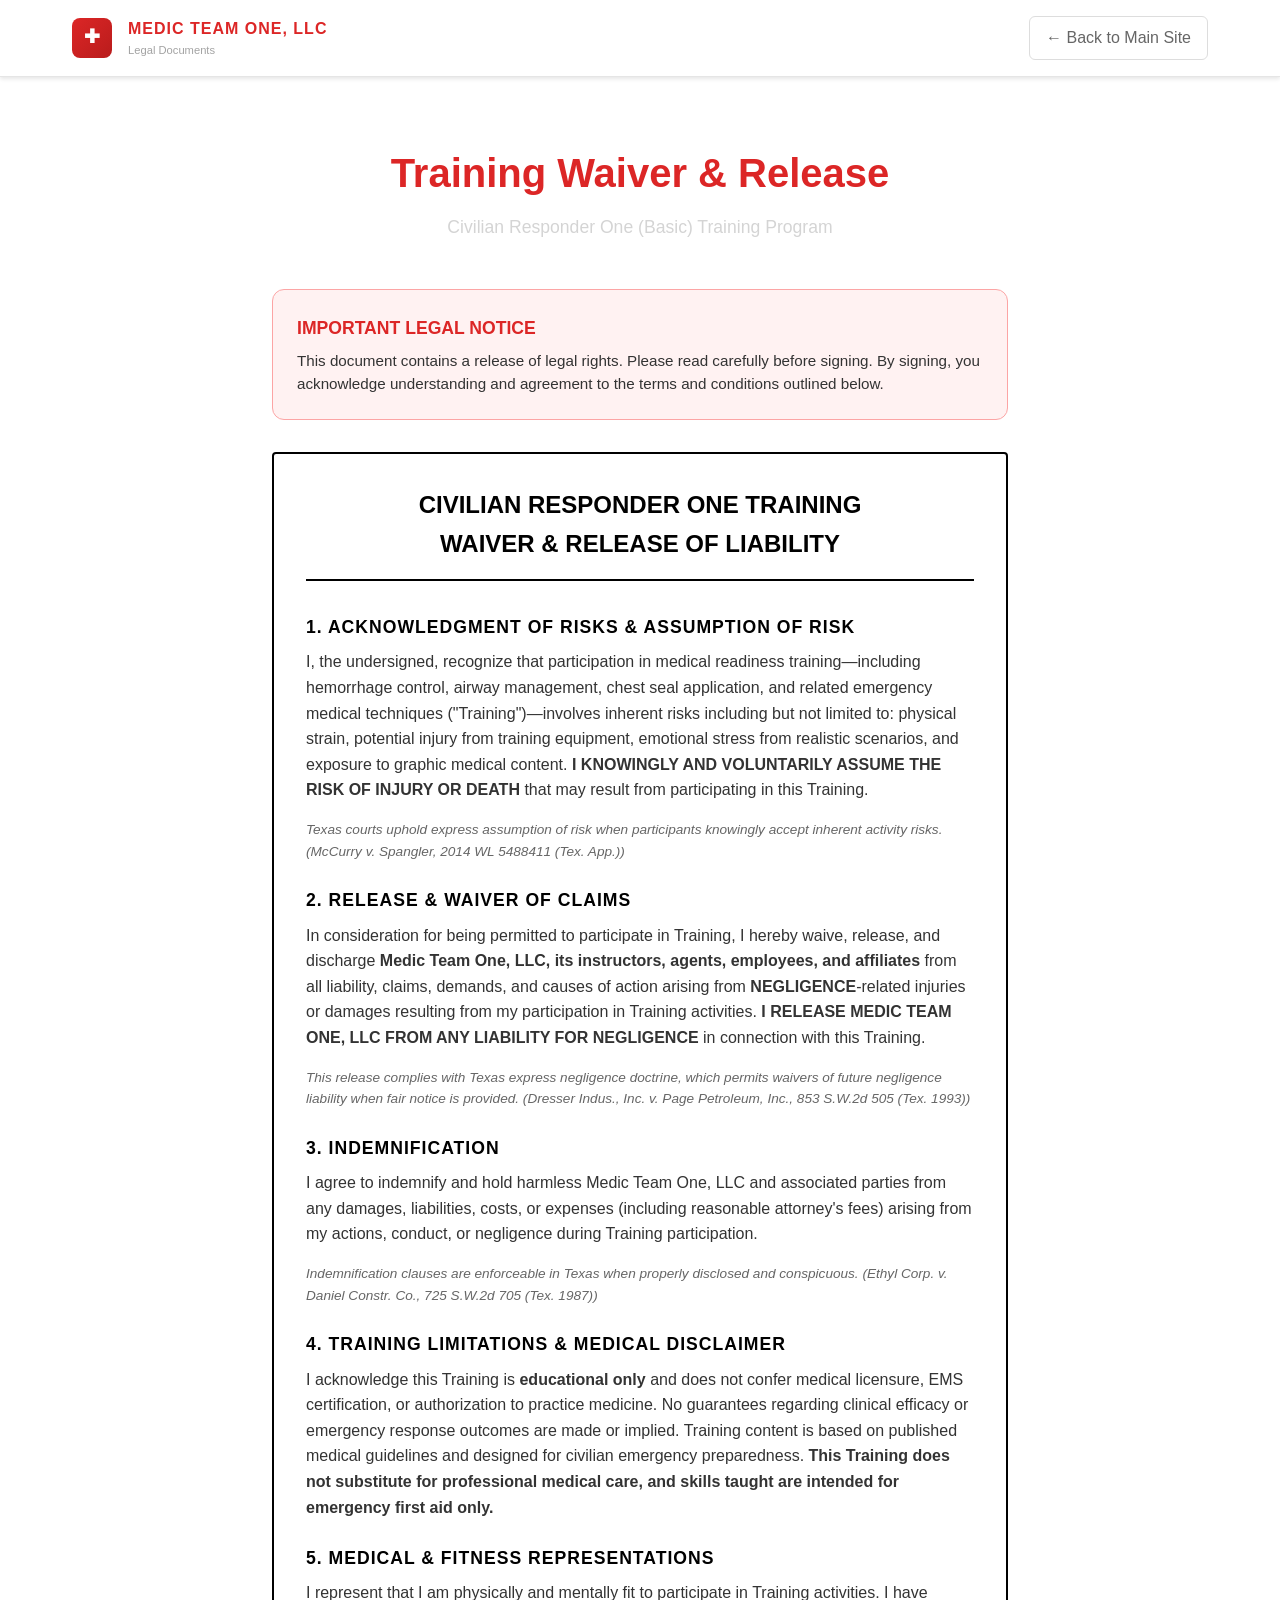
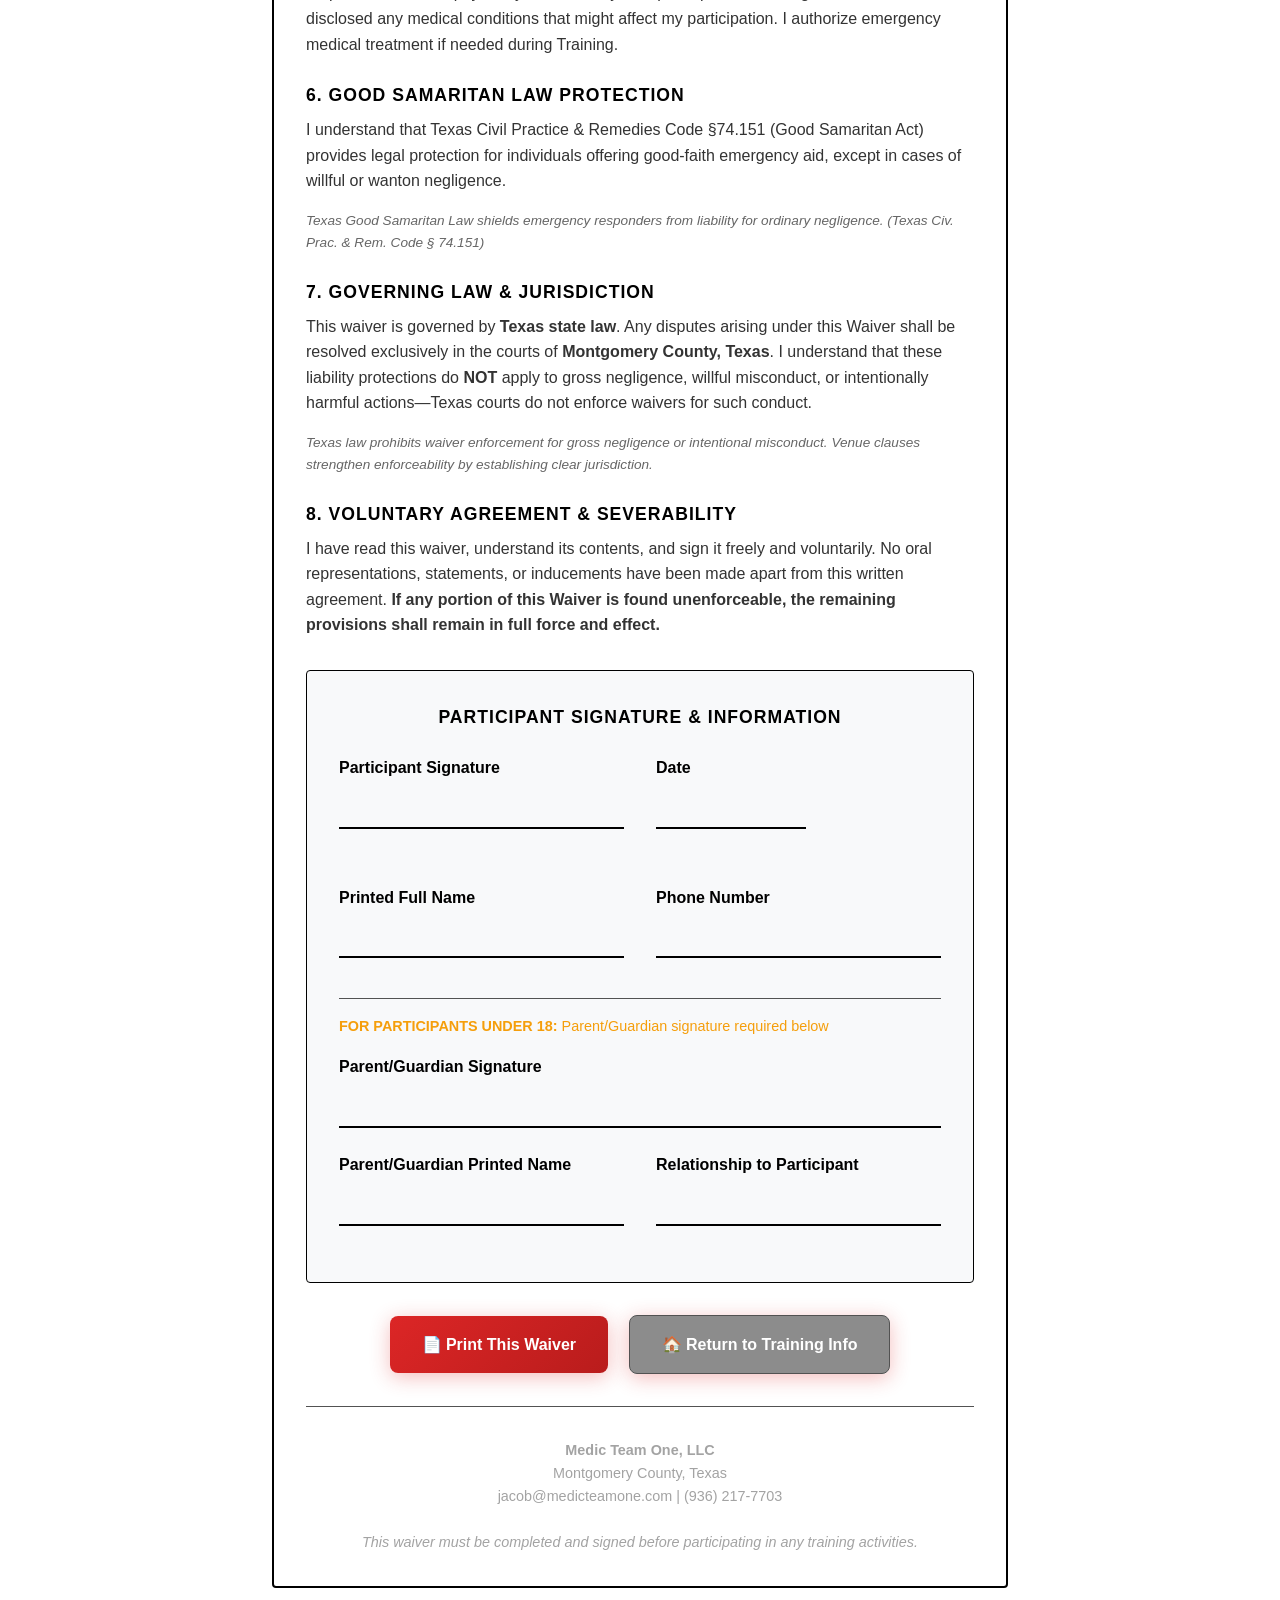
<file: Waiver.html>
<!DOCTYPE html>
<html lang="en">
<head>
    <meta charset="UTF-8">
    <meta name="viewport" content="width=device-width, initial-scale=1.0">
    <title>Training Waiver & Release - Medic Team One, LLC</title>
    <style>
        * {
            margin: 0;
            padding: 0;
            box-sizing: border-box;
        }

        body {
            font-family: 'Segoe UI', Tahoma, Geneva, Verdana, sans-serif;
            line-height: 1.6;
            background-color: #fff;
            color: #333;
            overflow-x: hidden;
        }

        /* Header/Navbar - Simplified */
        .navbar {
            position: sticky;
            top: 0;
            z-index: 50;
            background: #fff;
            border-bottom: 1px solid #e5e5e5;
            padding: 1rem 0;
            box-shadow: 0 2px 4px rgba(0,0,0,0.1);
        }

        .nav-container {
            max-width: 1200px;
            margin: 0 auto;
            padding: 0 2rem;
            display: flex;
            justify-content: space-between;
            align-items: center;
        }

        .logo-section {
            display: flex;
            align-items: center;
            gap: 1rem;
        }

        .logo-icon {
            width: 40px;
            height: 40px;
            background: linear-gradient(135deg, #dc2626, #b91c1c);
            border-radius: 8px;
            display: flex;
            align-items: center;
            justify-content: center;
            color: white;
            font-size: 1.2rem;
            font-weight: bold;
        }

        .logo-icon::before {
            content: '✚';
        }

        .logo-text h1 {
            font-size: 1rem;
            font-weight: bold;
            color: #dc2626;
            text-transform: uppercase;
            letter-spacing: 1px;
        }

        .logo-text p {
            font-size: 0.7rem;
            color: #a3a3a3;
        }

        .back-link {
            color: #666;
            text-decoration: none;
            font-weight: 500;
            transition: color 0.3s;
            padding: 0.5rem 1rem;
            border: 1px solid #ddd;
            border-radius: 6px;
        }

        .back-link:hover {
            color: #dc2626;
            border-color: #dc2626;
        }

        /* Main Content */
        .waiver-container {
            max-width: 800px;
            margin: 4rem auto;
            padding: 0 2rem 4rem;
        }

        .waiver-header {
            text-align: center;
            margin-bottom: 3rem;
        }

        .waiver-title {
            font-size: 2.5rem;
            font-weight: bold;
            color: #dc2626;
            margin-bottom: 0.5rem;
        }

        .waiver-subtitle {
            font-size: 1.1rem;
            color: #d4d4d4;
            margin-bottom: 1rem;
        }

        .important-notice {
            background: #fff2f2;
            border: 1px solid #fca5a5;
            border-radius: 12px;
            padding: 1.5rem;
            margin-bottom: 2rem;
        }

        .notice-title {
            color: #dc2626;
            font-weight: bold;
            font-size: 1.1rem;
            margin-bottom: 0.5rem;
        }

        .notice-text {
            color: #333;
            font-size: 0.95rem;
            line-height: 1.5;
        }

        .waiver-document {
            background: #fff;
            border: 2px solid #000;
            border-radius: 4px;
            padding: 2rem;
            margin-bottom: 2rem;
        }

        .document-title {
            font-size: 1.5rem;
            font-weight: bold;
            color: #000;
            text-align: center;
            margin-bottom: 2rem;
            padding-bottom: 1rem;
            border-bottom: 2px solid #000;
        }

        .waiver-section {
            margin-bottom: 1.5rem;
        }

        .section-header {
            font-weight: bold;
            color: #000;
            margin-bottom: 0.5rem;
            font-size: 1.1rem;
            text-transform: uppercase;
            letter-spacing: 1px;
        }

        .section-text {
            color: #333;
            line-height: 1.6;
            margin-bottom: 1rem;
        }

        .legal-citation {
            font-size: 0.85rem;
            color: #666;
            font-style: italic;
            margin-top: 0.5rem;
        }

        .signature-section {
            background: #f8f9fa;
            border: 1px solid #000;
            border-radius: 4px;
            padding: 2rem;
            margin-top: 2rem;
        }

        .signature-grid {
            display: grid;
            grid-template-columns: 1fr 1fr;
            gap: 2rem;
            margin-top: 1.5rem;
        }

        .signature-field {
            margin-bottom: 1.5rem;
        }

        .field-label {
            display: block;
            color: #000;
            font-weight: 600;
            margin-bottom: 0.5rem;
        }

        .signature-line {
            border-bottom: 2px solid #000;
            height: 40px;
            position: relative;
        }

        .date-field {
            width: 150px;
        }

        .guardian-section {
            grid-column: 1 / -1;
            margin-top: 1rem;
            padding-top: 1rem;
            border-top: 1px solid #525252;
        }

        .guardian-note {
            color: #f59e0b;
            font-size: 0.9rem;
            margin-bottom: 1rem;
        }

        .download-section {
            text-align: center;
            margin-top: 2rem;
        }

        .download-btn {
            display: inline-flex;
            align-items: center;
            gap: 0.5rem;
            padding: 1rem 2rem;
            background: linear-gradient(135deg, #dc2626, #b91c1c);
            color: white;
            text-decoration: none;
            border-radius: 8px;
            font-weight: bold;
            transition: transform 0.3s;
            box-shadow: 0 4px 20px rgba(220, 38, 38, 0.3);
        }

        .download-btn:hover {
            transform: translateY(-2px);
            box-shadow: 0 6px 30px rgba(220, 38, 38, 0.4);
        }

        .print-btn {
            background: rgba(64, 64, 64, 0.6);
            border: 1px solid #525252;
            margin-left: 1rem;
        }

        .print-btn:hover {
            background: rgba(64, 64, 64, 0.8);
        }

        .footer-note {
            text-align: center;
            color: #a3a3a3;
            font-size: 0.9rem;
            margin-top: 2rem;
            padding-top: 2rem;
            border-top: 1px solid #525252;
        }

        /* Responsive */
        @media (max-width: 768px) {
            .waiver-title {
                font-size: 2rem;
            }
            
            .signature-grid {
                grid-template-columns: 1fr;
                gap: 1rem;
            }
            
            .download-btn {
                margin-bottom: 1rem;
                margin-left: 0;
            }
            
            .print-btn {
                margin-left: 0;
            }
        }

        @media print {
            .navbar, .download-section {
                display: none;
            }
            
            body {
                background: white;
                color: black;
            }
            
            .waiver-document, .signature-section, .important-notice {
                background: white;
                border: 1px solid #000;
            }
        }
    </style>
</head>
<body>
    <!-- Navigation -->
    <nav class="navbar">
        <div class="nav-container">
            <div class="logo-section">
                <div class="logo-icon"></div>
                <div class="logo-text">
                    <h1>Medic Team One, LLC</h1>
                    <p>Legal Documents</p>
                </div>
            </div>
            <a href="index.html" class="back-link">← Back to Main Site</a>
        </div>
    </nav>

    <!-- Waiver Content -->
    <div class="waiver-container">
        <div class="waiver-header">
            <h1 class="waiver-title">Training Waiver & Release</h1>
            <p class="waiver-subtitle">Civilian Responder One (Basic) Training Program</p>
        </div>

        <div class="important-notice">
            <div class="notice-title">IMPORTANT LEGAL NOTICE</div>
            <div class="notice-text">
                This document contains a release of legal rights. Please read carefully before signing. 
                By signing, you acknowledge understanding and agreement to the terms and conditions outlined below.
            </div>
        </div>

        <div class="waiver-document">
            <div class="document-title">
                CIVILIAN RESPONDER ONE TRAINING<br>
                WAIVER & RELEASE OF LIABILITY
            </div>

            <div class="waiver-section">
                <div class="section-header">1. ACKNOWLEDGMENT OF RISKS & ASSUMPTION OF RISK</div>
                <div class="section-text">
                    I, the undersigned, recognize that participation in medical readiness training—including hemorrhage control, 
                    airway management, chest seal application, and related emergency medical techniques ("Training")—involves inherent 
                    risks including but not limited to: physical strain, potential injury from training equipment, emotional stress 
                    from realistic scenarios, and exposure to graphic medical content. <strong>I KNOWINGLY AND VOLUNTARILY ASSUME 
                    THE RISK OF INJURY OR DEATH</strong> that may result from participating in this Training.
                </div>
                <div class="legal-citation">
                    Texas courts uphold express assumption of risk when participants knowingly accept inherent activity risks. 
                    (McCurry v. Spangler, 2014 WL 5488411 (Tex. App.))
                </div>
            </div>

            <div class="waiver-section">
                <div class="section-header">2. RELEASE & WAIVER OF CLAIMS</div>
                <div class="section-text">
                    In consideration for being permitted to participate in Training, I hereby waive, release, and discharge 
                    <strong>Medic Team One, LLC, its instructors, agents, employees, and affiliates</strong> from all liability, 
                    claims, demands, and causes of action arising from <strong>NEGLIGENCE</strong>-related injuries or damages 
                    resulting from my participation in Training activities. <strong>I RELEASE MEDIC TEAM ONE, LLC FROM ANY 
                    LIABILITY FOR NEGLIGENCE</strong> in connection with this Training.
                </div>
                <div class="legal-citation">
                    This release complies with Texas express negligence doctrine, which permits waivers of future negligence 
                    liability when fair notice is provided. (Dresser Indus., Inc. v. Page Petroleum, Inc., 853 S.W.2d 505 (Tex. 1993))
                </div>
            </div>

            <div class="waiver-section">
                <div class="section-header">3. INDEMNIFICATION</div>
                <div class="section-text">
                    I agree to indemnify and hold harmless Medic Team One, LLC and associated parties from any damages, 
                    liabilities, costs, or expenses (including reasonable attorney's fees) arising from my actions, 
                    conduct, or negligence during Training participation.
                </div>
                <div class="legal-citation">
                    Indemnification clauses are enforceable in Texas when properly disclosed and conspicuous. 
                    (Ethyl Corp. v. Daniel Constr. Co., 725 S.W.2d 705 (Tex. 1987))
                </div>
            </div>

            <div class="waiver-section">
                <div class="section-header">4. TRAINING LIMITATIONS & MEDICAL DISCLAIMER</div>
                <div class="section-text">
                    I acknowledge this Training is <strong>educational only</strong> and does not confer medical licensure, 
                    EMS certification, or authorization to practice medicine. No guarantees regarding clinical efficacy or 
                    emergency response outcomes are made or implied. Training content is based on published medical guidelines 
                    and designed for civilian emergency preparedness. <strong>This Training does not substitute for professional 
                    medical care, and skills taught are intended for emergency first aid only.</strong>
                </div>
            </div>

            <div class="waiver-section">
                <div class="section-header">5. MEDICAL & FITNESS REPRESENTATIONS</div>
                <div class="section-text">
                    I represent that I am physically and mentally fit to participate in Training activities. I have disclosed 
                    any medical conditions that might affect my participation. I authorize emergency medical treatment if 
                    needed during Training.
                </div>
            </div>

            <div class="waiver-section">
                <div class="section-header">6. GOOD SAMARITAN LAW PROTECTION</div>
                <div class="section-text">
                    I understand that Texas Civil Practice & Remedies Code §74.151 (Good Samaritan Act) provides legal 
                    protection for individuals offering good-faith emergency aid, except in cases of willful or wanton negligence.
                </div>
                <div class="legal-citation">
                    Texas Good Samaritan Law shields emergency responders from liability for ordinary negligence. 
                    (Texas Civ. Prac. & Rem. Code § 74.151)
                </div>
            </div>

            <div class="waiver-section">
                <div class="section-header">7. GOVERNING LAW & JURISDICTION</div>
                <div class="section-text">
                    This waiver is governed by <strong>Texas state law</strong>. Any disputes arising under this Waiver 
                    shall be resolved exclusively in the courts of <strong>Montgomery County, Texas</strong>. I understand 
                    that these liability protections do <strong>NOT</strong> apply to gross negligence, willful misconduct, 
                    or intentionally harmful actions—Texas courts do not enforce waivers for such conduct.
                </div>
                <div class="legal-citation">
                    Texas law prohibits waiver enforcement for gross negligence or intentional misconduct. Venue clauses 
                    strengthen enforceability by establishing clear jurisdiction.
                </div>
            </div>

            <div class="waiver-section">
                <div class="section-header">8. VOLUNTARY AGREEMENT & SEVERABILITY</div>
                <div class="section-text">
                    I have read this waiver, understand its contents, and sign it freely and voluntarily. No oral 
                    representations, statements, or inducements have been made apart from this written agreement. 
                    <strong>If any portion of this Waiver is found unenforceable, the remaining provisions shall 
                    remain in full force and effect.</strong>
                </div>
            </div>
        <div class="signature-section">
            <div class="section-header" style="text-align: center; margin-bottom: 1rem;">PARTICIPANT SIGNATURE & INFORMATION</div>
            
            <div class="signature-grid">
                <div class="signature-field">
                    <label class="field-label">Participant Signature</label>
                    <div class="signature-line"></div>
                </div>
                
                <div class="signature-field">
                    <label class="field-label">Date</label>
                    <div class="signature-line date-field"></div>
                </div>
                
                <div class="signature-field">
                    <label class="field-label">Printed Full Name</label>
                    <div class="signature-line"></div>
                </div>
                
                <div class="signature-field">
                    <label class="field-label">Phone Number</label>
                    <div class="signature-line"></div>
                </div>
            </div>
            
            <div class="guardian-section">
                <div class="guardian-note">
                    <strong>FOR PARTICIPANTS UNDER 18:</strong> Parent/Guardian signature required below
                </div>
                <div class="signature-field">
                    <label class="field-label">Parent/Guardian Signature</label>
                    <div class="signature-line"></div>
                </div>
                <div class="signature-grid">
                    <div class="signature-field">
                        <label class="field-label">Parent/Guardian Printed Name</label>
                        <div class="signature-line"></div>
                    </div>
                    <div class="signature-field">
                        <label class="field-label">Relationship to Participant</label>
                        <div class="signature-line"></div>
                    </div>
                </div>
            </div>
        </div>

        <div class="download-section">
            <a href="#" class="download-btn" onclick="window.print(); return false;">
                📄 Print This Waiver
            </a>
            <a href="index.html" class="download-btn print-btn">
                🏠 Return to Training Info
            </a>
        </div>

        <div class="footer-note">
            <strong>Medic Team One, LLC</strong><br>
            Montgomery County, Texas<br>
            jacob@medicteamone.com | (936) 217-7703<br><br>
            <em>This waiver must be completed and signed before participating in any training activities.</em>
        </div>
    </div>
</body>
</html>
</file>
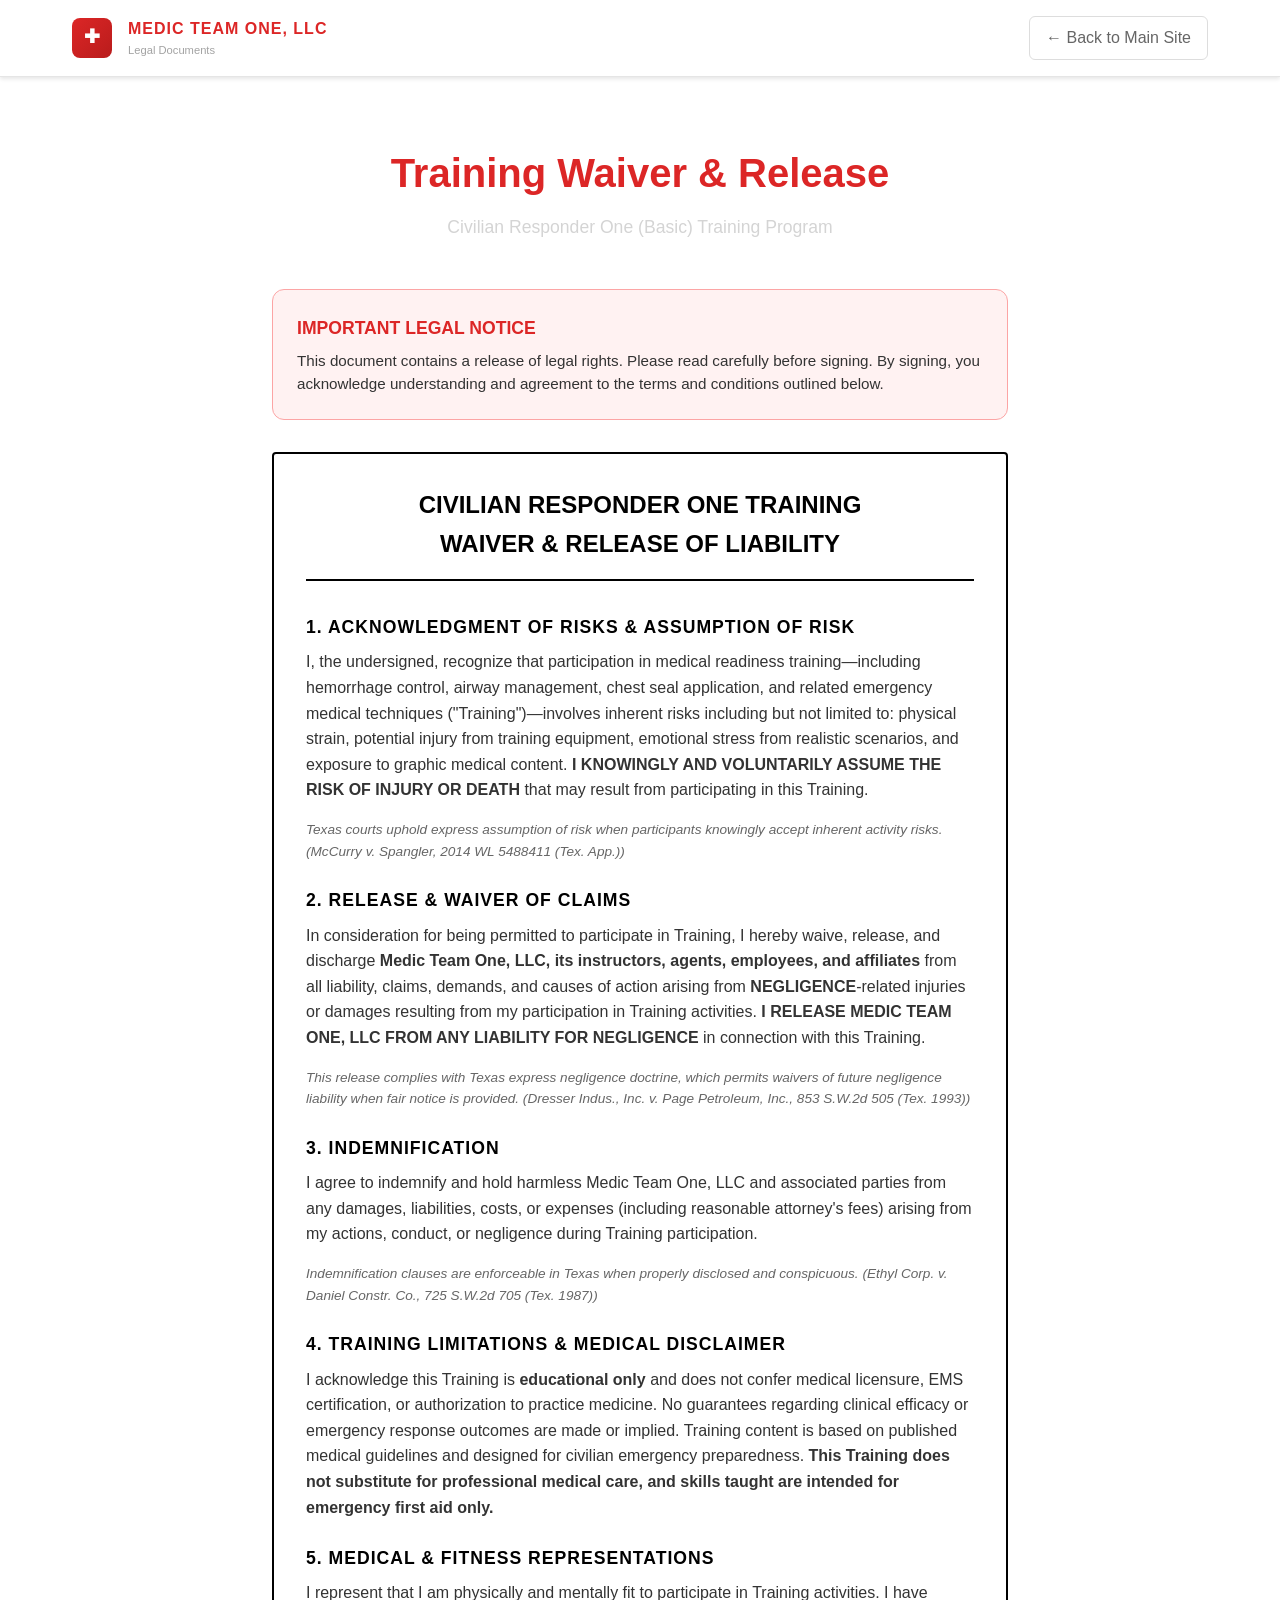
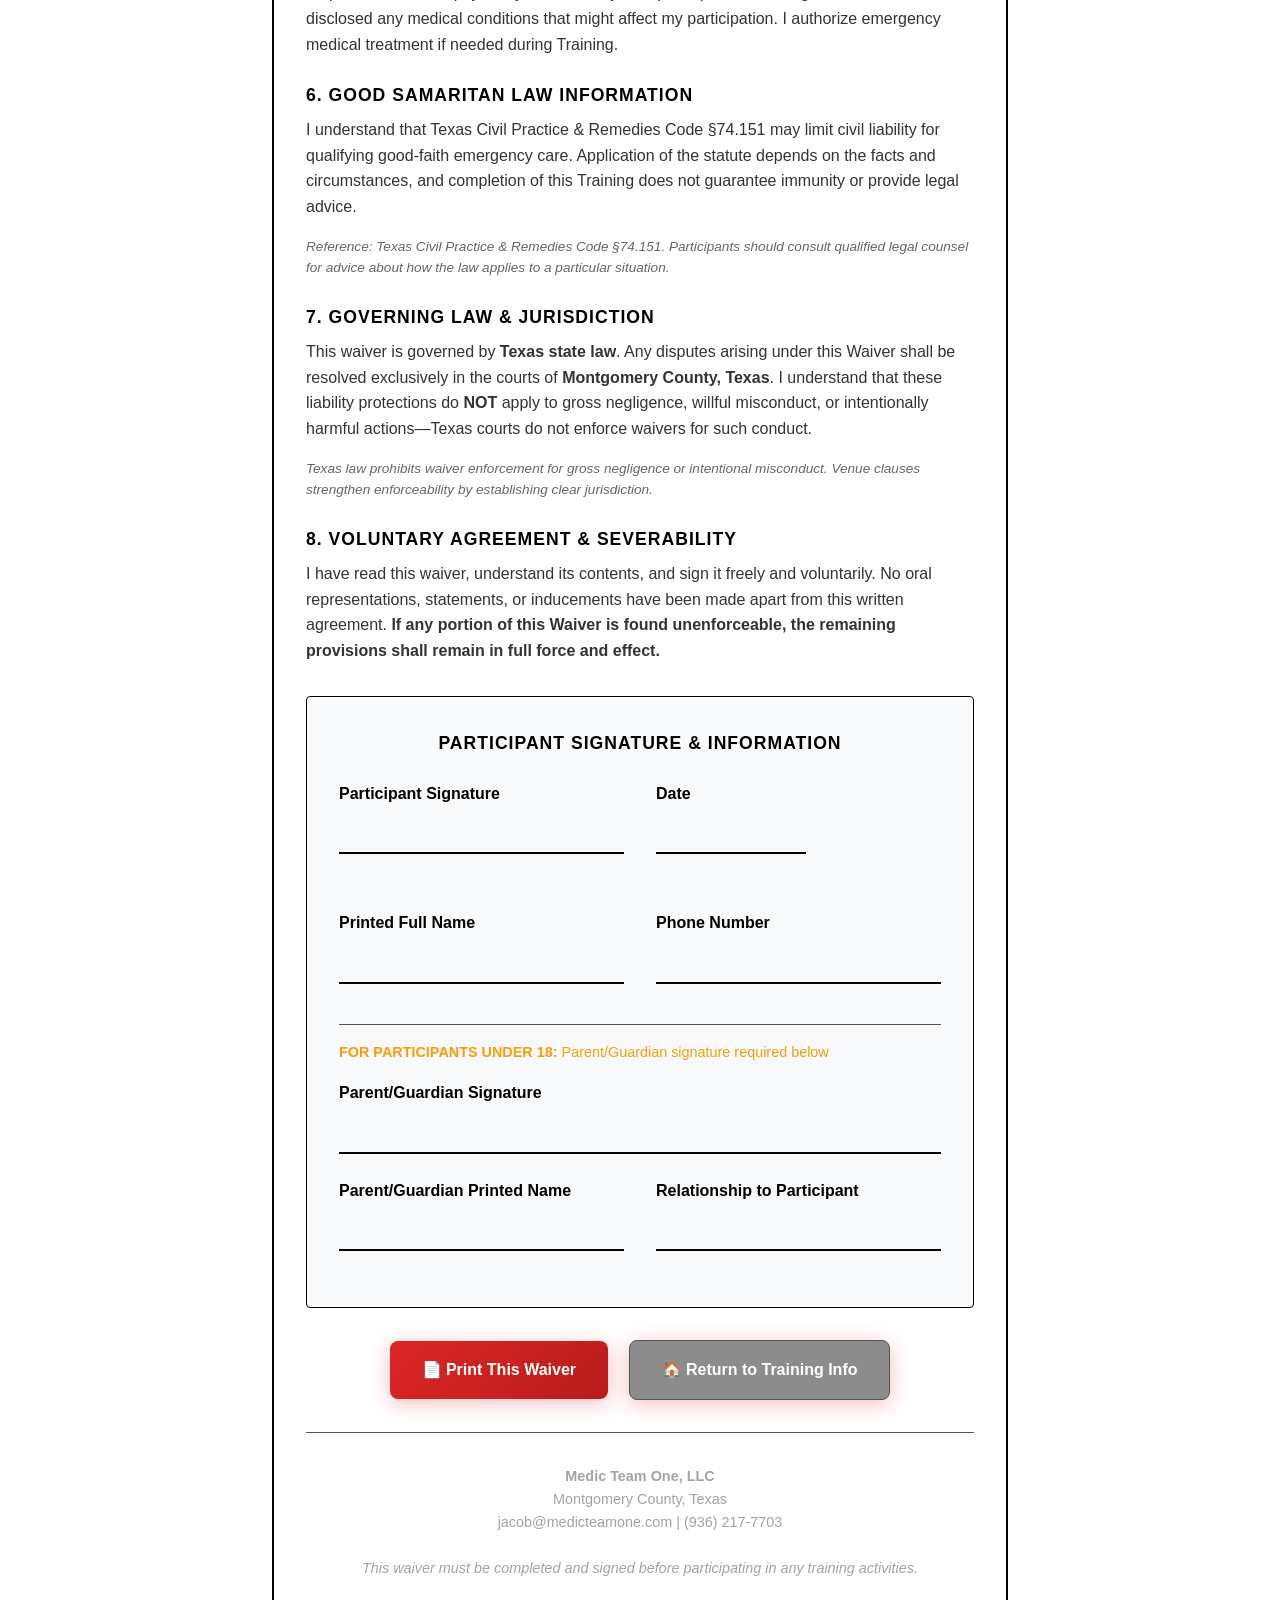
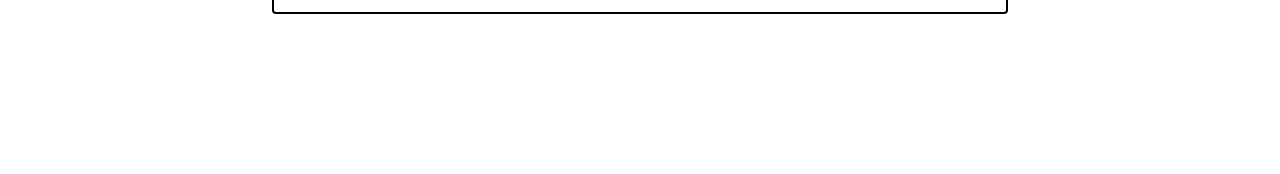
<file: waiver.html>
<!DOCTYPE html>
<html lang="en">
<head>
    <meta charset="UTF-8">
    <meta name="viewport" content="width=device-width, initial-scale=1.0">
    <title>Training Waiver & Release - Medic Team One, LLC</title>
    <meta name="description" content="Medic Team One Civilian Responder One training waiver and release for participant review.">
    <link rel="canonical" href="https://medicteamone.com/waiver.html">
    <style>
        * {
            margin: 0;
            padding: 0;
            box-sizing: border-box;
        }

        body {
            font-family: 'Segoe UI', Tahoma, Geneva, Verdana, sans-serif;
            line-height: 1.6;
            background-color: #fff;
            color: #333;
            overflow-x: hidden;
        }

        /* Header/Navbar - Simplified */
        .navbar {
            position: sticky;
            top: 0;
            z-index: 50;
            background: #fff;
            border-bottom: 1px solid #e5e5e5;
            padding: 1rem 0;
            box-shadow: 0 2px 4px rgba(0,0,0,0.1);
        }

        .nav-container {
            max-width: 1200px;
            margin: 0 auto;
            padding: 0 2rem;
            display: flex;
            justify-content: space-between;
            align-items: center;
        }

        .logo-section {
            display: flex;
            align-items: center;
            gap: 1rem;
        }

        .logo-icon {
            width: 40px;
            height: 40px;
            background: linear-gradient(135deg, #dc2626, #b91c1c);
            border-radius: 8px;
            display: flex;
            align-items: center;
            justify-content: center;
            color: white;
            font-size: 1.2rem;
            font-weight: bold;
        }

        .logo-icon::before {
            content: '✚';
        }

        .logo-text .logo-name {
            font-size: 1rem;
            font-weight: bold;
            color: #dc2626;
            text-transform: uppercase;
            letter-spacing: 1px;
        }

        .logo-text p {
            font-size: 0.7rem;
            color: #a3a3a3;
        }

        .back-link {
            color: #666;
            text-decoration: none;
            font-weight: 500;
            transition: color 0.3s;
            padding: 0.5rem 1rem;
            border: 1px solid #ddd;
            border-radius: 6px;
        }

        .back-link:hover {
            color: #dc2626;
            border-color: #dc2626;
        }

        /* Main Content */
        .waiver-container {
            max-width: 800px;
            margin: 4rem auto;
            padding: 0 2rem 4rem;
        }

        .waiver-header {
            text-align: center;
            margin-bottom: 3rem;
        }

        .waiver-title {
            font-size: 2.5rem;
            font-weight: bold;
            color: #dc2626;
            margin-bottom: 0.5rem;
        }

        .waiver-subtitle {
            font-size: 1.1rem;
            color: #d4d4d4;
            margin-bottom: 1rem;
        }

        .important-notice {
            background: #fff2f2;
            border: 1px solid #fca5a5;
            border-radius: 12px;
            padding: 1.5rem;
            margin-bottom: 2rem;
        }

        .notice-title {
            color: #dc2626;
            font-weight: bold;
            font-size: 1.1rem;
            margin-bottom: 0.5rem;
        }

        .notice-text {
            color: #333;
            font-size: 0.95rem;
            line-height: 1.5;
        }

        .waiver-document {
            background: #fff;
            border: 2px solid #000;
            border-radius: 4px;
            padding: 2rem;
            margin-bottom: 2rem;
        }

        .document-title {
            font-size: 1.5rem;
            font-weight: bold;
            color: #000;
            text-align: center;
            margin-bottom: 2rem;
            padding-bottom: 1rem;
            border-bottom: 2px solid #000;
        }

        .waiver-section {
            margin-bottom: 1.5rem;
        }

        .section-header {
            font-weight: bold;
            color: #000;
            margin-bottom: 0.5rem;
            font-size: 1.1rem;
            text-transform: uppercase;
            letter-spacing: 1px;
        }

        .section-text {
            color: #333;
            line-height: 1.6;
            margin-bottom: 1rem;
        }

        .legal-citation {
            font-size: 0.85rem;
            color: #666;
            font-style: italic;
            margin-top: 0.5rem;
        }

        .signature-section {
            background: #f8f9fa;
            border: 1px solid #000;
            border-radius: 4px;
            padding: 2rem;
            margin-top: 2rem;
        }

        .signature-grid {
            display: grid;
            grid-template-columns: 1fr 1fr;
            gap: 2rem;
            margin-top: 1.5rem;
        }

        .signature-field {
            margin-bottom: 1.5rem;
        }

        .field-label {
            display: block;
            color: #000;
            font-weight: 600;
            margin-bottom: 0.5rem;
        }

        .signature-line {
            border-bottom: 2px solid #000;
            height: 40px;
            position: relative;
        }

        .date-field {
            width: 150px;
        }

        .guardian-section {
            grid-column: 1 / -1;
            margin-top: 1rem;
            padding-top: 1rem;
            border-top: 1px solid #525252;
        }

        .guardian-note {
            color: #f59e0b;
            font-size: 0.9rem;
            margin-bottom: 1rem;
        }

        .download-section {
            text-align: center;
            margin-top: 2rem;
        }

        .download-btn {
            display: inline-flex;
            align-items: center;
            gap: 0.5rem;
            padding: 1rem 2rem;
            background: linear-gradient(135deg, #dc2626, #b91c1c);
            color: white;
            text-decoration: none;
            border-radius: 8px;
            font-weight: bold;
            transition: transform 0.3s;
            box-shadow: 0 4px 20px rgba(220, 38, 38, 0.3);
        }

        .download-btn:hover {
            transform: translateY(-2px);
            box-shadow: 0 6px 30px rgba(220, 38, 38, 0.4);
        }

        .print-btn {
            background: rgba(64, 64, 64, 0.6);
            border: 1px solid #525252;
            margin-left: 1rem;
        }

        .print-btn:hover {
            background: rgba(64, 64, 64, 0.8);
        }

        .footer-note {
            text-align: center;
            color: #a3a3a3;
            font-size: 0.9rem;
            margin-top: 2rem;
            padding-top: 2rem;
            border-top: 1px solid #525252;
        }

        /* Responsive */
        @media (max-width: 768px) {
            .waiver-title {
                font-size: 2rem;
            }
            
            .signature-grid {
                grid-template-columns: 1fr;
                gap: 1rem;
            }
            
            .download-btn {
                margin-bottom: 1rem;
                margin-left: 0;
            }
            
            .print-btn {
                margin-left: 0;
            }
        }

        @media print {
            .navbar, .download-section {
                display: none;
            }
            
            body {
                background: white;
                color: black;
            }
            
            .waiver-document, .signature-section, .important-notice {
                background: white;
                border: 1px solid #000;
            }
        }

        /* accessibility: skip to content */
        .skip-link {
            position: fixed;
            left: 1rem;
            top: 1rem;
            z-index: 200;
            padding: 0.75rem 1rem;
            background: #14171A;
            color: #fff;
            font-size: 0.9rem;
            text-decoration: none;
            border-radius: 2px;
            transform: translateY(-180%);
            transition: transform 0.2s ease;
        }
        .skip-link:focus {
            transform: translateY(0);
            outline: 2px solid #D05F55;
            outline-offset: 2px;
        }
    </style>
</head>
<body>
    <a class="skip-link" href="#main-content">Skip to main content</a>
    <!-- Navigation -->
    <nav class="navbar">
        <div class="nav-container">
            <div class="logo-section">
                <div class="logo-icon"></div>
                <div class="logo-text">
                    <div class="logo-name">Medic Team One, LLC</div>
                    <p>Legal Documents</p>
                </div>
            </div>
            <a href="index.html" class="back-link">← Back to Main Site</a>
        </div>
    </nav>

    <!-- Waiver Content -->
    <main id="main-content" class="waiver-container">
        <div class="waiver-header">
            <h1 class="waiver-title">Training Waiver & Release</h1>
            <p class="waiver-subtitle">Civilian Responder One (Basic) Training Program</p>
        </div>

        <div class="important-notice">
            <div class="notice-title">IMPORTANT LEGAL NOTICE</div>
            <div class="notice-text">
                This document contains a release of legal rights. Please read carefully before signing. 
                By signing, you acknowledge understanding and agreement to the terms and conditions outlined below.
            </div>
        </div>

        <div class="waiver-document">
            <div class="document-title">
                CIVILIAN RESPONDER ONE TRAINING<br>
                WAIVER & RELEASE OF LIABILITY
            </div>

            <div class="waiver-section">
                <div class="section-header">1. ACKNOWLEDGMENT OF RISKS & ASSUMPTION OF RISK</div>
                <div class="section-text">
                    I, the undersigned, recognize that participation in medical readiness training—including hemorrhage control, 
                    airway management, chest seal application, and related emergency medical techniques ("Training")—involves inherent 
                    risks including but not limited to: physical strain, potential injury from training equipment, emotional stress 
                    from realistic scenarios, and exposure to graphic medical content. <strong>I KNOWINGLY AND VOLUNTARILY ASSUME 
                    THE RISK OF INJURY OR DEATH</strong> that may result from participating in this Training.
                </div>
                <div class="legal-citation">
                    Texas courts uphold express assumption of risk when participants knowingly accept inherent activity risks. 
                    (McCurry v. Spangler, 2014 WL 5488411 (Tex. App.))
                </div>
            </div>

            <div class="waiver-section">
                <div class="section-header">2. RELEASE & WAIVER OF CLAIMS</div>
                <div class="section-text">
                    In consideration for being permitted to participate in Training, I hereby waive, release, and discharge 
                    <strong>Medic Team One, LLC, its instructors, agents, employees, and affiliates</strong> from all liability, 
                    claims, demands, and causes of action arising from <strong>NEGLIGENCE</strong>-related injuries or damages 
                    resulting from my participation in Training activities. <strong>I RELEASE MEDIC TEAM ONE, LLC FROM ANY 
                    LIABILITY FOR NEGLIGENCE</strong> in connection with this Training.
                </div>
                <div class="legal-citation">
                    This release complies with Texas express negligence doctrine, which permits waivers of future negligence 
                    liability when fair notice is provided. (Dresser Indus., Inc. v. Page Petroleum, Inc., 853 S.W.2d 505 (Tex. 1993))
                </div>
            </div>

            <div class="waiver-section">
                <div class="section-header">3. INDEMNIFICATION</div>
                <div class="section-text">
                    I agree to indemnify and hold harmless Medic Team One, LLC and associated parties from any damages, 
                    liabilities, costs, or expenses (including reasonable attorney's fees) arising from my actions, 
                    conduct, or negligence during Training participation.
                </div>
                <div class="legal-citation">
                    Indemnification clauses are enforceable in Texas when properly disclosed and conspicuous. 
                    (Ethyl Corp. v. Daniel Constr. Co., 725 S.W.2d 705 (Tex. 1987))
                </div>
            </div>

            <div class="waiver-section">
                <div class="section-header">4. TRAINING LIMITATIONS & MEDICAL DISCLAIMER</div>
                <div class="section-text">
                    I acknowledge this Training is <strong>educational only</strong> and does not confer medical licensure, 
                    EMS certification, or authorization to practice medicine. No guarantees regarding clinical efficacy or 
                    emergency response outcomes are made or implied. Training content is based on published medical guidelines 
                    and designed for civilian emergency preparedness. <strong>This Training does not substitute for professional 
                    medical care, and skills taught are intended for emergency first aid only.</strong>
                </div>
            </div>

            <div class="waiver-section">
                <div class="section-header">5. MEDICAL & FITNESS REPRESENTATIONS</div>
                <div class="section-text">
                    I represent that I am physically and mentally fit to participate in Training activities. I have disclosed 
                    any medical conditions that might affect my participation. I authorize emergency medical treatment if 
                    needed during Training.
                </div>
            </div>

            <div class="waiver-section">
                <div class="section-header">6. GOOD SAMARITAN LAW INFORMATION</div>
                <div class="section-text">
                    I understand that Texas Civil Practice &amp; Remedies Code §74.151 may limit civil liability for
                    qualifying good-faith emergency care. Application of the statute depends on the facts and circumstances,
                    and completion of this Training does not guarantee immunity or provide legal advice.
                </div>
                <div class="legal-citation">
                    Reference: Texas Civil Practice &amp; Remedies Code §74.151. Participants should consult qualified
                    legal counsel for advice about how the law applies to a particular situation.
                </div>
            </div>

            <div class="waiver-section">
                <div class="section-header">7. GOVERNING LAW & JURISDICTION</div>
                <div class="section-text">
                    This waiver is governed by <strong>Texas state law</strong>. Any disputes arising under this Waiver 
                    shall be resolved exclusively in the courts of <strong>Montgomery County, Texas</strong>. I understand 
                    that these liability protections do <strong>NOT</strong> apply to gross negligence, willful misconduct, 
                    or intentionally harmful actions—Texas courts do not enforce waivers for such conduct.
                </div>
                <div class="legal-citation">
                    Texas law prohibits waiver enforcement for gross negligence or intentional misconduct. Venue clauses 
                    strengthen enforceability by establishing clear jurisdiction.
                </div>
            </div>

            <div class="waiver-section">
                <div class="section-header">8. VOLUNTARY AGREEMENT & SEVERABILITY</div>
                <div class="section-text">
                    I have read this waiver, understand its contents, and sign it freely and voluntarily. No oral 
                    representations, statements, or inducements have been made apart from this written agreement. 
                    <strong>If any portion of this Waiver is found unenforceable, the remaining provisions shall 
                    remain in full force and effect.</strong>
                </div>
            </div>
        <div class="signature-section">
            <div class="section-header" style="text-align: center; margin-bottom: 1rem;">PARTICIPANT SIGNATURE & INFORMATION</div>
            
            <div class="signature-grid">
                <div class="signature-field">
                    <label class="field-label">Participant Signature</label>
                    <div class="signature-line"></div>
                </div>
                
                <div class="signature-field">
                    <label class="field-label">Date</label>
                    <div class="signature-line date-field"></div>
                </div>
                
                <div class="signature-field">
                    <label class="field-label">Printed Full Name</label>
                    <div class="signature-line"></div>
                </div>
                
                <div class="signature-field">
                    <label class="field-label">Phone Number</label>
                    <div class="signature-line"></div>
                </div>
            </div>
            
            <div class="guardian-section">
                <div class="guardian-note">
                    <strong>FOR PARTICIPANTS UNDER 18:</strong> Parent/Guardian signature required below
                </div>
                <div class="signature-field">
                    <label class="field-label">Parent/Guardian Signature</label>
                    <div class="signature-line"></div>
                </div>
                <div class="signature-grid">
                    <div class="signature-field">
                        <label class="field-label">Parent/Guardian Printed Name</label>
                        <div class="signature-line"></div>
                    </div>
                    <div class="signature-field">
                        <label class="field-label">Relationship to Participant</label>
                        <div class="signature-line"></div>
                    </div>
                </div>
            </div>
        </div>

        <div class="download-section">
            <a href="#" class="download-btn" onclick="window.print(); return false;">
                📄 Print This Waiver
            </a>
            <a href="index.html" class="download-btn print-btn">
                🏠 Return to Training Info
            </a>
        </div>

        <div class="footer-note">
            <strong>Medic Team One, LLC</strong><br>
            Montgomery County, Texas<br>
            jacob@medicteamone.com | (936) 217-7703<br><br>
            <em>This waiver must be completed and signed before participating in any training activities.</em>
        </div>
        </div><!-- /.waiver-document -->
    </main>
</body>
</html>
</file>
<file: assets/styles.css>
/*
  MEDIC TEAM ONE — shared design system (Phase 2)
  One stylesheet, every page — avoids the drift that happened last time content
  got duplicated per-page (see Phase 1 privacy/terms modal cleanup).

  DESIGN PLAN
  Subject: Medic Team One — one combat medic (Jacob Ross) teaching civilian trauma
  response in Montgomery County, TX. Direction: documentary field-report, not
  tactical-gear storefront. No red/black gun-store gradients, no camo, no stencil type.

  Color — ink (#14171A dark ground) / bone (#F1ECE3 warm paper ground) /
          oxblood (#8C2E2E restrained blood-red, primary accent) /
          fieldteal (#4C6B69 clinical calm, secondary accent) /
          graphite (#23262B dark text on bone) / sand (#C7BFAE warm-biased border)
  Type  — Newsreader (serif, display/headlines) + IBM Plex Sans (body/UI) +
          IBM Plex Mono (eyebrows, stats, form labels — tabular figures for pricing)
  Layout — asymmetric dossier: thin hairline rules + mono eyebrow labels divide
           sections like after-action report entries; training tracks read as a
           quiet list, not SaaS pricing cards; photography wells are explicit
           placeholders (duotone gradient + visible caption), never invented images.
*/

/* ---------- tokens ---------- */
:root{
  --ink:#14171A; --bone:#F1ECE3; --oxblood:#7A2626; --fieldteal:#3E5C59;
  --graphite:#23262B; --sand:#C7BFAE;

  --bg:var(--bone); --surface:#E7DFD0; --surface-2:#DDD3C0;
  --text:var(--graphite); --text-dim:#5B564C;
  --accent:var(--oxblood); --accent-ink:#FBEFEA;
  --accent-2:var(--fieldteal);
  --border:var(--sand);
  --shadow:0 1px 2px rgba(20,23,26,.06);

  --serif:"Newsreader",Georgia,"Iowan Old Style",serif;
  --sans:"IBM Plex Sans",-apple-system,BlinkMacSystemFont,"Segoe UI",sans-serif;
  --mono:"IBM Plex Mono","SFMono-Regular",Consolas,monospace;

  --ease:cubic-bezier(.16,1,.3,1);
  --gap-xs:.5rem; --gap-sm:1rem; --gap-md:2rem; --gap-lg:4rem; --gap-xl:7rem;
}
@media (prefers-color-scheme:dark){
  :root:not([data-theme="light"]){
    --bg:var(--ink); --surface:#1C2024; --surface-2:#23272C;
    --text:#F1ECE3; --text-dim:#A79E90;
    --accent:#D05F55; --accent-ink:#20100E;
    --accent-2:#7BA39D;
    --border:#33383D;
    --shadow:0 1px 2px rgba(0,0,0,.4);
  }
}
:root[data-theme="dark"]{
  --bg:var(--ink); --surface:#1C2024; --surface-2:#23272C;
  --text:#F1ECE3; --text-dim:#A79E90;
  --accent:#D05F55; --accent-ink:#20100E;
  --accent-2:#7BA39D;
  --border:#33383D;
  --shadow:0 1px 2px rgba(0,0,0,.4);
}

*{box-sizing:border-box;}
html{-webkit-text-size-adjust:100%;}
body{
  margin:0; background:var(--bg); color:var(--text);
  font-family:var(--sans); line-height:1.55;
  font-size:16px; -webkit-font-smoothing:antialiased;
  overflow-x:hidden;
}
img,svg{max-width:100%; display:block;}
a{color:inherit;}
.skip-link{
  position:fixed; left:1rem; top:1rem; z-index:200; padding:.75rem 1rem;
  background:var(--text); color:var(--bg); font-family:var(--mono); font-size:.85rem;
  text-decoration:none; transform:translateY(-180%); transition:transform .2s var(--ease);
}
.skip-link:focus{transform:translateY(0);}
h1,h2,h3{font-family:var(--serif); font-weight:500; line-height:1.08; margin:0; text-wrap:balance;}
p{margin:0;}
.wrap{max-width:1180px; margin:0 auto; padding-inline:clamp(1.25rem,4vw,3rem);}
.eyebrow{
  font-family:var(--mono); font-size:.8rem; letter-spacing:.12em; text-transform:uppercase;
  color:var(--accent); display:flex; align-items:center; gap:.6em;
}
.eyebrow::before{content:""; width:1.6em; height:1px; background:var(--accent); display:block;}
.rule{border:0; border-top:1px solid var(--border); margin:0;}
.btn{
  font-family:var(--mono); font-size:.85rem; letter-spacing:.03em;
  display:inline-flex; align-items:center; gap:.6em; padding:.85em 1.5em;
  text-decoration:none; border:1px solid var(--text); border-radius:2px;
  transition:background .25s var(--ease), color .25s var(--ease), border-color .25s var(--ease);
  background:transparent; color:var(--text); cursor:pointer;
}
.btn:hover{background:var(--text); color:var(--bg);}
.btn-solid{background:var(--accent); border-color:var(--accent); color:var(--accent-ink);}
.btn-solid:hover{background:var(--text); border-color:var(--text); color:var(--bg);}
:focus-visible{outline:2px solid var(--accent); outline-offset:3px;}

/* ---------- reveal-on-scroll ---------- */
.reveal{opacity:0; transform:translateY(26px); transition:opacity .9s var(--ease), transform .9s var(--ease);}
.reveal.is-visible{opacity:1; transform:translateY(0);}
.stagger > *{transition-delay:calc(var(--i,0) * 90ms);}
@media (prefers-reduced-motion:reduce){
  .reveal, .stagger > *{opacity:1 !important; transform:none !important; transition:none !important;}
  .ambient{animation:none !important;}
}

/* ---------- header ---------- */
header{
  position:sticky; top:0; z-index:80; background:color-mix(in srgb, var(--bg) 88%, transparent);
  backdrop-filter:blur(10px); border-bottom:1px solid var(--border);
}
.nav{display:flex; align-items:center; justify-content:space-between; padding-block:1.1rem;}
.word{font-family:var(--mono); font-weight:500; font-size:.95rem; letter-spacing:.12em; text-decoration:none; color:var(--text);}
.word b{color:var(--accent);}
.navlinks{display:flex; gap:2rem; list-style:none; margin:0; padding:0; font-family:var(--mono); font-size:.82rem; letter-spacing:.04em;}
.navlinks a{text-decoration:none; opacity:.75; transition:opacity .2s;}
.navlinks a:hover, .navlinks a[aria-current="page"]{opacity:1;}
.navlinks a[aria-current="page"]{color:var(--accent);}
.navcta{display:flex; align-items:center; gap:1rem;}
.burger{display:none; flex-direction:column; gap:5px; background:none; border:0; cursor:pointer; padding:.4rem;}
.burger span{width:22px; height:2px; background:var(--text);}
.mobilemenu{display:none; flex-direction:column; padding:0 clamp(1.25rem,4vw,3rem) 1.5rem; gap:1rem; font-family:var(--mono); font-size:.95rem;}
.mobilemenu a{text-decoration:none; padding-block:.4rem; border-bottom:1px solid var(--border);}
.mobilemenu.open{display:flex;}

/* ---------- hero (home) ---------- */
.hero{padding-block:clamp(3rem,8vw,6rem); position:relative;}
.hero-grid{display:grid; grid-template-columns:1.1fr .9fr; gap:clamp(2rem,5vw,4rem); align-items:center;}
.hero h1{font-size:clamp(2.6rem,5.4vw,4.4rem); letter-spacing:-.01em;}
.hero h1 em{font-style:italic; color:var(--accent);}
.hero .lede{font-size:1.15rem; color:var(--text-dim); max-width:34rem; margin-top:1.4rem;}
.hero .actions{display:flex; flex-wrap:wrap; gap:1rem; margin-top:2.2rem;}
.legal-pill{
  margin-top:2rem; display:inline-flex; gap:.7em; align-items:flex-start; font-size:.82rem;
  color:var(--text-dim); border-left:2px solid var(--accent-2); padding-left:.9em; max-width:30rem;
}

/* ---------- page hero (subpages) ---------- */
.page-hero{padding-block:clamp(2.5rem,6vw,4.5rem); border-bottom:1px solid var(--border);}
.page-hero h1{font-size:clamp(2.2rem,4.4vw,3.4rem); margin-top:.8rem;}
.page-hero .lede{font-size:1.1rem; color:var(--text-dim); max-width:38rem; margin-top:1.1rem;}

/* ---------- photography placeholder ---------- */
.photo-well{
  position:relative; aspect-ratio:4/5; border-radius:2px; overflow:hidden;
  background:
    linear-gradient(160deg, color-mix(in srgb, var(--accent) 30%, var(--surface)) 0%, var(--surface) 45%, var(--surface-2) 100%);
  border:1px solid var(--border);
}
.photo-well::before{
  content:""; position:absolute; inset:0;
  background:
    repeating-linear-gradient(115deg, transparent 0 22px, color-mix(in srgb, var(--text) 6%, transparent) 22px 23px),
    radial-gradient(circle at 30% 20%, color-mix(in srgb, var(--accent-2) 22%, transparent), transparent 60%);
  background-size:auto, auto;
  animation:drift 70s linear infinite;
}
@keyframes drift{0%{background-position:0 0, 0 0;}100%{background-position:600px 0, -80px 120px;}}
.photo-caption{
  position:absolute; left:0; right:0; bottom:0; padding:.9rem 1.1rem;
  font-family:var(--mono); font-size:.72rem; letter-spacing:.06em; text-transform:uppercase;
  background:linear-gradient(0deg, rgba(0,0,0,.55), transparent); color:#F1ECE3;
}

/* photo-well with a real photograph */
.photo-well img{
  position:absolute; inset:0; width:100%; height:100%;
  object-fit:cover; display:block; z-index:1;
}
.photo-well.has-photo::before{opacity:0;}
.photo-well .photo-caption{z-index:2;}

/* resources gallery */
.res-gallery{
  display:grid; grid-template-columns:repeat(3,1fr); gap:14px;
  margin-top:var(--gap-xl);
}
.res-gallery figure{margin:0; position:relative; overflow:hidden; border-radius:2px;
  border:1px solid var(--border); background:var(--surface);}
.res-gallery img{display:block; width:100%; height:100%; object-fit:cover;}
.res-gallery figcaption{
  position:absolute; left:0; right:0; bottom:0; padding:.75rem .9rem;
  font-family:var(--mono); font-size:.68rem; letter-spacing:.05em; text-transform:uppercase;
  color:#F1ECE3; background:linear-gradient(0deg, rgba(0,0,0,.72), rgba(0,0,0,.25) 60%, transparent);
}
.res-gallery .span-3{grid-column:span 3;}
.res-gallery .span-2{grid-column:span 2;}
@media (max-width:820px){
  .res-gallery{grid-template-columns:1fr;}
  .res-gallery .span-3, .res-gallery .span-2{grid-column:span 1;}
}

/* ---------- credibility strip ---------- */
.strip{border-top:1px solid var(--border); border-bottom:1px solid var(--border); padding-block:1.1rem; overflow:hidden;}
.strip ul{display:flex; gap:2.6rem; list-style:none; margin:0; padding:0; font-family:var(--mono); font-size:.75rem; letter-spacing:.1em; text-transform:uppercase; color:var(--text-dim); flex-wrap:wrap;}

/* ---------- section shell ---------- */
section{padding-block:var(--gap-xl);}
section.tight{padding-block:var(--gap-lg);}
.section-head{display:grid; grid-template-columns:1fr; gap:1rem; margin-bottom:var(--gap-lg); max-width:44rem;}
.section-head h2{font-size:clamp(2rem,3.6vw,2.9rem);}
.section-head p{color:var(--text-dim); font-size:1.05rem; margin-top:.6rem;}

/* ---------- pull-quote ---------- */
.pullquote{border-top:1px solid var(--border); border-bottom:1px solid var(--border); padding-block:var(--gap-lg);}
.pullquote blockquote,
.pullquote .statement{margin:0; font-family:var(--serif); font-style:italic; font-size:clamp(1.4rem,3vw,2.1rem); max-width:42rem; color:var(--text);}
.pullquote .eyebrow{margin-bottom:1.1rem;}
.pullquote cite{display:block; margin-top:1.2rem; font-family:var(--mono); font-size:.78rem; letter-spacing:.06em; font-style:normal; color:var(--text-dim);}

/* ---------- training tracks ---------- */
.tracks{display:flex; flex-direction:column;}
.track{
  display:grid; grid-template-columns:1.4fr 2.2fr 1fr; gap:1.5rem; align-items:baseline;
  padding-block:1.8rem; border-top:1px solid var(--border);
}
.tracks .track:last-child{border-bottom:1px solid var(--border);}
.track h3{font-size:1.4rem; font-weight:500;}
.track .desc{color:var(--text-dim); font-size:.98rem;}
.track .price{font-family:var(--mono); font-variant-numeric:tabular-nums; font-size:1.05rem; text-align:right; color:var(--text);}
.track .price small{display:block; color:var(--text-dim); font-size:.72rem; margin-top:.2rem;}
.track .btn{justify-self:end; margin-top:.3rem;}

/* ---------- compact track cards (home teaser) ---------- */
.track-cards{display:grid; grid-template-columns:repeat(auto-fit,minmax(230px,1fr)); gap:1.5rem;}
.track-card{border:1px solid var(--border); border-radius:2px; padding:1.6rem; background:var(--surface);}
.track-card h3{font-size:1.15rem; margin-bottom:.5rem;}
.track-card p{color:var(--text-dim); font-size:.92rem;}
.track-card .price{font-family:var(--mono); font-variant-numeric:tabular-nums; color:var(--accent); font-size:.92rem; margin-top:.8rem; display:block;}

.philosophy{
  margin-top:var(--gap-lg); padding:2rem clamp(1.5rem,4vw,2.8rem); background:var(--surface);
  border:1px solid var(--border); border-left:3px solid var(--accent-2); border-radius:2px;
}
.philosophy p + p{margin-top:.9rem;}
.philosophy p{font-size:1.02rem; color:var(--text);}

.curriculum{margin-top:var(--gap-lg); display:grid; grid-template-columns:repeat(auto-fit,minmax(220px,1fr)); gap:1.5rem;}
.curriculum li{list-style:none; padding:1.4rem; border:1px solid var(--border); border-radius:2px; background:var(--surface);}
.curriculum h4{font-family:var(--sans); font-weight:600; font-size:1rem; margin-bottom:.4rem;}
.curriculum p{color:var(--text-dim); font-size:.92rem;}

/* ---------- about / provenance ---------- */
.about-grid{display:grid; grid-template-columns:1fr 1fr; gap:clamp(2rem,4vw,3rem);}
.bio{font-size:1.08rem; color:var(--text); max-width:38rem;}
.bio p + p{margin-top:1rem;}
.prov{display:grid; grid-template-columns:1fr 1fr; gap:1.5rem; margin-top:var(--gap-lg);}
.prov-col{border:1px solid var(--border); border-radius:2px; padding:1.6rem; background:var(--surface);}
.prov-col.own{border-top:3px solid var(--accent);}
.prov-col.third{border-top:3px solid var(--accent-2);}
.prov-col h4{font-family:var(--mono); font-size:.72rem; letter-spacing:.1em; text-transform:uppercase; color:var(--text-dim); margin-bottom:1rem;}
.prov-col ul{margin:0; padding:0; list-style:none; display:flex; flex-direction:column; gap:.7rem;}
.prov-col li{font-size:.95rem; padding-left:1.1rem; position:relative;}
.prov-col li::before{content:"—"; position:absolute; left:0; color:var(--text-dim);}

/* ---------- resources ---------- */
.res-grid{display:grid; grid-template-columns:1fr 1fr; gap:1.5rem;}
.res-card{border:1px solid var(--border); border-radius:2px; padding:1.8rem; background:var(--surface); display:flex; flex-direction:column; gap:.9rem;}
.res-card h3{font-size:1.3rem;}
.res-card p{color:var(--text-dim); font-size:.95rem;}
.res-card .btn{align-self:flex-start; margin-top:.4rem;}
.res-card.pending{border-style:dashed; background:transparent;}
.pending-tag{font-family:var(--mono); font-size:.68rem; letter-spacing:.1em; text-transform:uppercase; color:var(--text-dim); border:1px solid var(--border); border-radius:20px; padding:.25em .8em; align-self:flex-start;}

/* ---------- contact ---------- */
.contact-grid{display:grid; grid-template-columns:.8fr 1.2fr; gap:clamp(2rem,4vw,3.5rem);}
.contact-info dl{display:grid; grid-template-columns:auto 1fr; gap:.5rem 1rem; font-size:.95rem;}
.contact-info dt{font-family:var(--mono); font-size:.72rem; letter-spacing:.08em; text-transform:uppercase; color:var(--text-dim); align-self:center;}
.contact-info dd{margin:0;}
form{display:flex; flex-direction:column; gap:1.2rem;}
fieldset{border:0; padding:0; margin:0; display:flex; flex-direction:column; gap:.7rem;}
legend{font-family:var(--mono); font-size:.78rem; letter-spacing:.06em; text-transform:uppercase; color:var(--text-dim); padding:0 0 .6rem;}
.radio-row{display:flex; gap:.9rem; align-items:flex-start; border:1px solid var(--border); border-radius:2px; padding:.9rem 1rem; cursor:pointer; transition:border-color .2s;}
.radio-row:hover{border-color:var(--accent-2);}
.radio-row input{margin-top:.3rem; accent-color:var(--accent);}
.radio-row .t{font-weight:600; font-size:.95rem;}
.radio-row .s{font-size:.82rem; color:var(--text-dim);}
.field-row{display:grid; grid-template-columns:1fr 1fr; gap:1rem;}
label{font-family:var(--mono); font-size:.72rem; letter-spacing:.06em; text-transform:uppercase; color:var(--text-dim); display:block; margin-bottom:.4rem;}
input,textarea{
  width:100%; font-family:var(--sans); font-size:1rem; padding:.75rem .9rem;
  background:var(--bg); color:var(--text); border:1px solid var(--border); border-radius:2px;
}
input:focus,textarea:focus{outline:none; border-color:var(--accent);}
.formnote{font-size:.82rem; color:var(--text-dim);}
.formnote a{text-underline-offset:.18em;}

/* ---------- footer ---------- */
footer{border-top:1px solid var(--border); padding-block:var(--gap-lg); margin-top:var(--gap-xl);}
.foot-grid{display:grid; grid-template-columns:1.2fr 1fr; gap:2.5rem; margin-bottom:2.5rem;}
.foot-legal{font-size:.85rem; color:var(--text-dim); max-width:38rem; border-left:2px solid var(--accent); padding-left:1rem;}
.foot-bottom{display:flex; justify-content:space-between; flex-wrap:wrap; gap:1rem; padding-top:1.5rem; border-top:1px solid var(--border); font-size:.82rem; color:var(--text-dim);}
.foot-links{display:flex; gap:1.6rem; list-style:none; margin:0; padding:0;}
.foot-links a{text-decoration:none;}
.foot-links a:hover{color:var(--accent);}

/* ---------- lineage chain (doctrine) ---------- */
.chain{display:flex; flex-wrap:wrap; align-items:stretch; gap:0; border:1px solid var(--border); border-radius:2px; overflow:hidden;}
.chain-step{
  flex:1 1 150px; padding:1.5rem 1.3rem; background:var(--surface); position:relative;
  border-right:1px solid var(--border); border-bottom:1px solid var(--border);
}
.chain-step:last-child{border-right:none;}
.chain-step .n{font-family:var(--mono); font-size:.68rem; letter-spacing:.1em; color:var(--accent);}
.chain-step h4{font-family:var(--sans); font-weight:600; font-size:1rem; margin-top:.5rem;}
.chain-step p{color:var(--text-dim); font-size:.85rem; margin-top:.4rem;}
.chain-step::after{
  content:"→"; position:absolute; right:-.85rem; top:50%; transform:translateY(-50%);
  color:var(--accent); font-family:var(--mono); z-index:2; background:var(--bg);
  width:1.6rem; text-align:center;
}
.chain-step:last-child::after{content:none;}

.pending-block{
  margin-top:var(--gap-md); padding:1.6rem clamp(1.2rem,3vw,2rem); border:1px dashed var(--border);
  border-radius:2px; color:var(--text-dim); font-size:.95rem;
}
.pending-block .pending-tag{margin-bottom:.7rem;}

/* ---------- doctrine: preserved comparison content ---------- */
.risk-grid{display:grid; grid-template-columns:repeat(auto-fit,minmax(240px,1fr)); gap:1.5rem;}
.risk-card{border:1px solid var(--border); border-left:3px solid var(--accent); border-radius:2px; padding:1.4rem; background:var(--surface);}
.risk-card h4{font-family:var(--sans); font-weight:600; font-size:1rem; margin-bottom:.5rem;}
.risk-card p{color:var(--text-dim); font-size:.9rem;}

.compare{border-top:1px solid var(--border);}
.compare-row{display:grid; grid-template-columns:1fr 1.6fr 1.6fr; gap:1.2rem; padding-block:1.6rem; border-bottom:1px solid var(--border); align-items:start;}
.compare-row.head{padding-block:1rem; font-family:var(--mono); font-size:.72rem; letter-spacing:.08em; text-transform:uppercase; color:var(--text-dim);}
.compare-scenario{font-weight:600;}
.compare-scenario small{display:block; font-weight:400; color:var(--text-dim); font-size:.82rem; font-style:italic; margin-top:.2rem;}
.compare-without, .compare-with{padding:1rem; border-radius:2px; font-size:.92rem;}
.compare-without{background:color-mix(in srgb, var(--accent) 8%, transparent); border-left:3px solid var(--accent);}
.compare-with{background:color-mix(in srgb, var(--accent-2) 12%, transparent); border-left:3px solid var(--accent-2);}
.compare-without .lbl{color:var(--accent); font-weight:600; display:block; margin-bottom:.3rem;}
.compare-with .lbl{color:var(--accent-2); font-weight:600; display:block; margin-bottom:.3rem;}
.compare-outcome{font-family:var(--mono); font-size:.7rem; letter-spacing:.08em; text-transform:uppercase; color:var(--accent-2); margin-top:.5rem; display:block;}

.bottom-line{margin-top:var(--gap-lg); padding:clamp(1.5rem,4vw,2.5rem); background:var(--surface); border:1px solid var(--border); border-radius:2px;}
.bottom-line-grid{display:grid; grid-template-columns:1fr 1fr; gap:1.5rem; margin-bottom:1.5rem;}
.bl-col{padding:1.2rem; border-radius:2px;}
.bl-col.before{border-left:3px solid var(--accent); background:color-mix(in srgb, var(--accent) 6%, transparent);}
.bl-col.after{border-left:3px solid var(--accent-2); background:color-mix(in srgb, var(--accent-2) 8%, transparent);}
.bl-col h5{font-family:var(--mono); font-size:.72rem; letter-spacing:.08em; text-transform:uppercase; margin-bottom:.6rem;}
.bl-col p{font-size:.92rem; color:var(--text);}
.bottom-line .cta-line{font-family:var(--serif); font-style:italic; font-size:1.3rem; text-align:center; padding-top:.5rem;}

@media (max-width:900px){
  .navlinks{display:none;}
  .burger{display:flex;}
  .hero-grid, .about-grid, .contact-grid, .foot-grid, .bottom-line-grid{grid-template-columns:1fr;}
  .track{grid-template-columns:1fr; gap:.4rem;}
  .track .price{text-align:left;}
  .track .btn{justify-self:start;}
  .prov{grid-template-columns:1fr;}
  .res-grid{grid-template-columns:1fr;}
  .field-row{grid-template-columns:1fr;}
  .chain{flex-direction:column;}
  .chain-step{border-right:none;}
  .chain-step::after{content:"↓"; right:auto; left:1.3rem; top:auto; bottom:-.85rem; transform:none; width:auto; height:1.4rem;}
  .compare-row{grid-template-columns:1fr;}
  .compare-row.head{display:none;}
}
@media (max-width:520px){
  .nav{gap:.75rem;}
  .word{font-size:.8rem; letter-spacing:.09em;}
  .navcta{gap:.45rem;}
  .navcta .btn{padding:.72em .9em; font-size:.75rem; white-space:nowrap;}
  .burger{padding:.55rem;}
}
</file>
